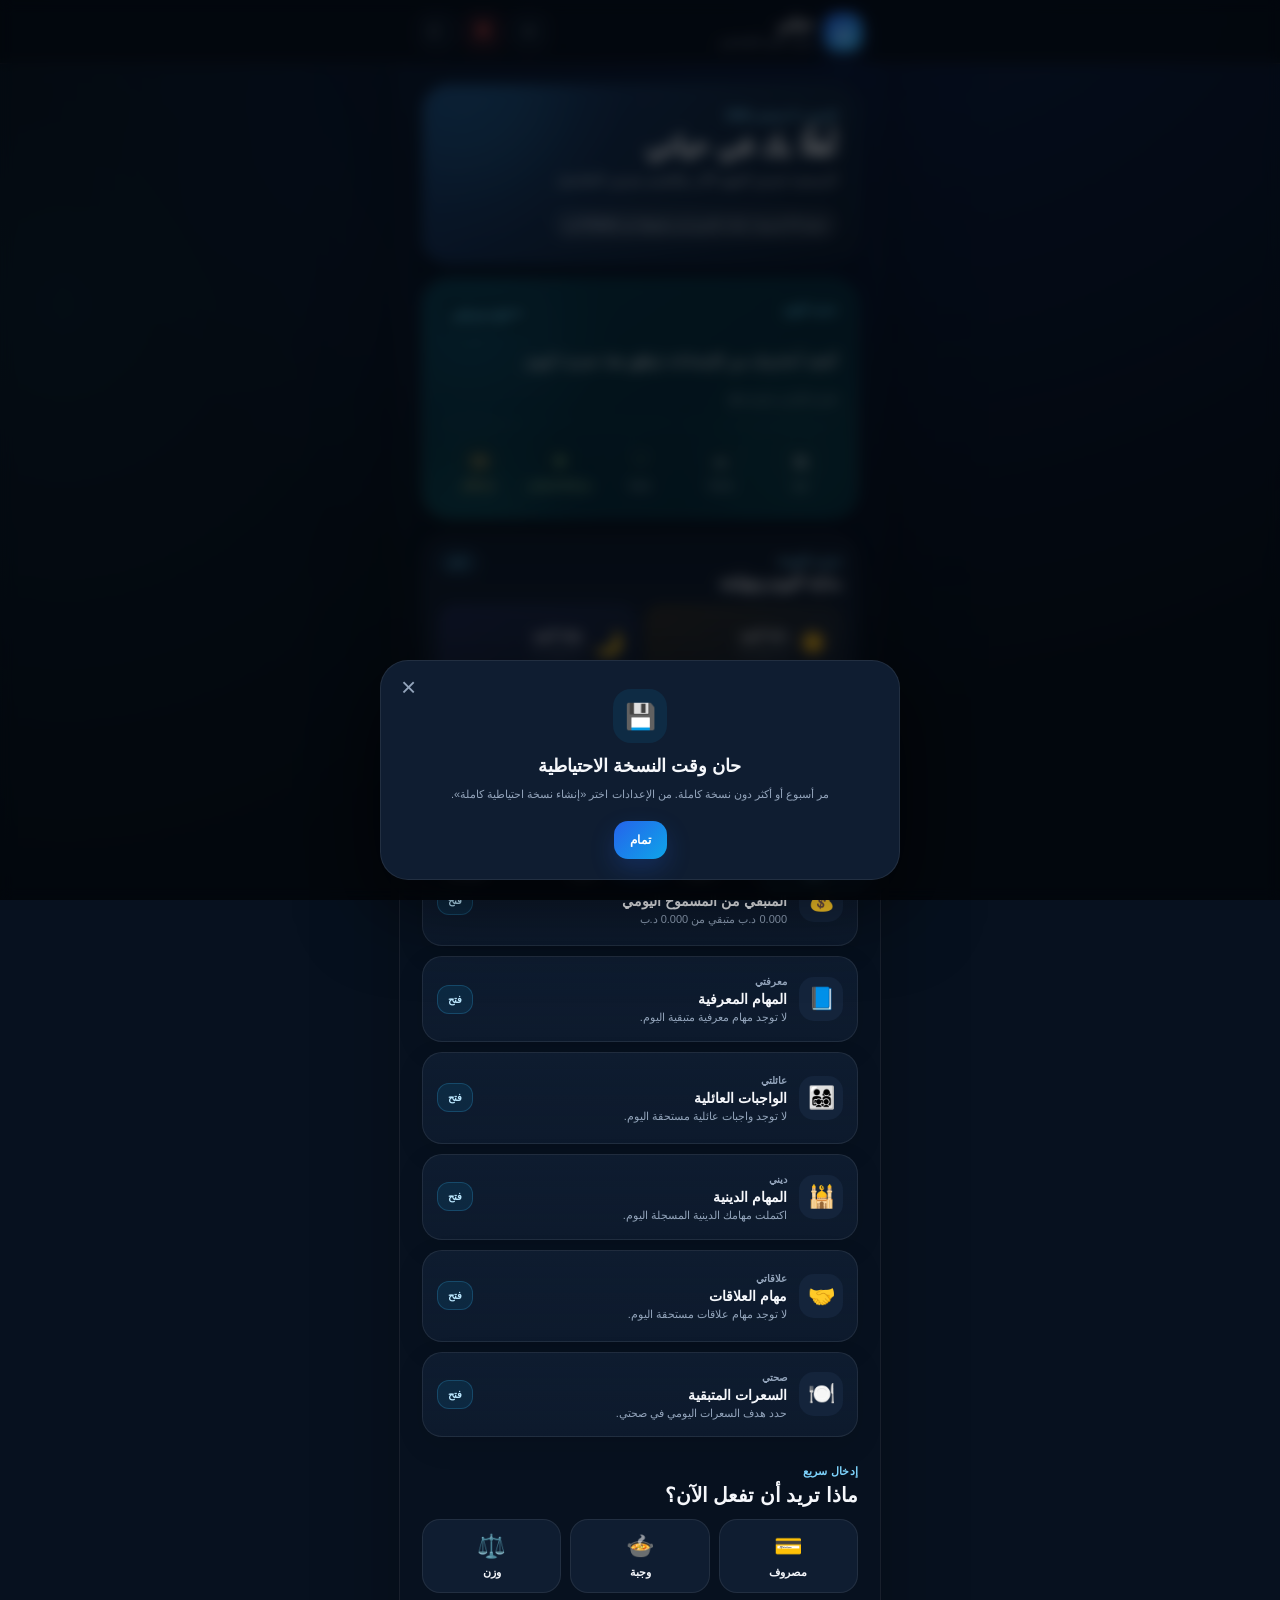
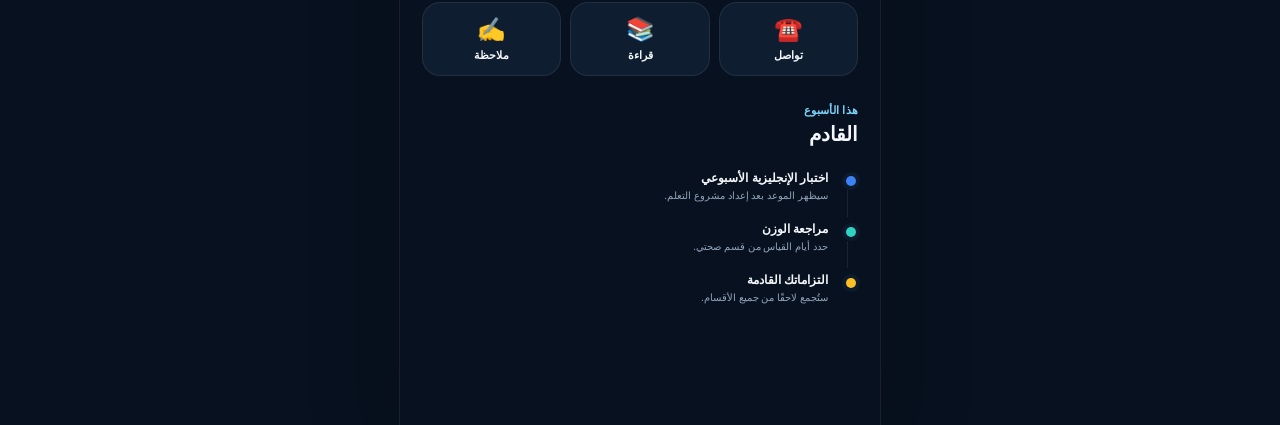
<file: index.html>
<!doctype html>
<html lang="ar" dir="rtl">
<head>
  <meta charset="utf-8" />
  <meta name="viewport" content="width=device-width, initial-scale=1, maximum-scale=5, user-scalable=yes, viewport-fit=cover" />
  <meta name="theme-color" content="#07111f" />
  <meta name="color-scheme" content="dark light" />
  <meta name="apple-mobile-web-app-capable" content="yes" />
  <meta name="apple-mobile-web-app-status-bar-style" content="black-translucent" />
  <meta name="apple-mobile-web-app-title" content="حياتي" />
  <meta name="description" content="حياتي — تطبيق شخصي لإدارة جوانب الحياة اليومية." />
  <link rel="manifest" href="manifest.json" />
  <link rel="apple-touch-icon" href="apple-touch-icon.png" />
  <link rel="icon" href="icon-192.png" />
  <link rel="preconnect" href="https://fonts.googleapis.com" />
  <link rel="preconnect" href="https://fonts.gstatic.com" crossorigin />
  <link rel="preconnect" href="https://static-cdn.tarteel.ai" crossorigin />
  <link href="https://fonts.googleapis.com/css2?family=Amiri+Quran&family=Noto+Naskh+Arabic:wght@400;500;600;700&display=swap" rel="stylesheet" />
  <link rel="stylesheet" href="styles-v105.css?v=1147" />
  <title>حياتي</title>
  <meta name="hayati-build" content="10.0-qcf604" />
</head>
<body>
  <div class="app-shell">
    <header class="topbar safe-top">
      <div class="brand-wrap">
        <div class="brand-mark" aria-hidden="true">ح</div>
        <div>
          <div class="brand-title">حياتي</div>
          <div class="brand-subtitle">مركز حياتي الشخصي</div>
        </div>
      </div>
      <div class="top-actions">
        <button class="icon-btn" id="installBtn" aria-label="تثبيت التطبيق" title="تثبيت التطبيق">＋</button>
        <button class="icon-btn nail-day-btn" id="nailDayBtn" aria-label="تقليم الأظافر حسب اليوم" title="تقليم الأظافر حسب اليوم"><svg viewBox="0 0 24 24" aria-hidden="true"><path d="M7 4.5h9.2a2.3 2.3 0 0 1 2.3 2.3v2.4H9.2A2.2 2.2 0 0 1 7 7V4.5Z"/><path d="M9.2 9.2 5.4 18a1.7 1.7 0 0 0 2.9 1.7l5.7-7.3"/><path d="M12.8 9.2 18.6 18a1.7 1.7 0 0 1-2.8 1.9l-6.2-7.5"/><circle cx="8.7" cy="8.8" r="1.4"/></svg></button>
        <button class="icon-btn" id="themeBtn" aria-label="تبديل المظهر" title="تبديل المظهر">☾</button>
      </div>
    </header>

    <main class="main-content" id="mainContent">
      <section class="view active" data-view="today" id="view-today">
        <div class="hero-card">
          <div class="eyebrow" id="todayDate">اليوم</div>
          <h1>أهلًا بك في حياتي</h1>
          <p>الرئيسية تعرض المهم الآن، والقسم يعرض التفاصيل.</p>
          <div class="demo-badge">نسخة V1 تجريبية • بيانات العرض غير محفوظة في Firebase بعد</div>
        </div>

        <section class="home-hadith-card" id="homeDailyHadithCard">
          <div class="home-hadith-head">
            <div>
              <span class="section-kicker">حديث اليوم</span>
            </div>
            <button class="text-btn" type="button" data-section="knowledge">⌑ فتح معرفتي</button>
          </div>
          <blockquote id="homeDailyHadithText">أضف أحاديثك من الإعدادات ليظهر هنا حديث اليوم.</blockquote>
          <div class="home-hadith-meta" id="homeDailyHadithMeta">قاعدة الأحاديث فارغة حاليًا.</div>
          <div class="hadith-card-actions" aria-label="أدوات حديث اليوم">
            <button type="button" id="homeHadithCopyBtn" class="hadith-action-btn" title="نسخ الحديث"><span>⧉</span><small>نسخ</small></button>
            <button type="button" id="homeHadithShareBtn" class="hadith-action-btn" title="مشاركة الحديث"><span>⌯</span><small>مشاركة</small></button>
            <button type="button" id="homeHadithFavoriteBtn" class="hadith-action-btn" title="إضافة إلى المفضلة"><span>♡</span><small>مفضلة</small></button>
            <button type="button" id="homeHadithAiBtn" class="hadith-action-btn ai" title="نسخ للذكاء الاصطناعي"><span>✦</span><small>نسخ للذكاء الاصطناعي</small></button>
            <button type="button" id="homeHadithFilmBtn" class="hadith-action-btn film" title="عمل أفلام"><span class="film-line-icon" aria-hidden="true"><svg viewBox="0 0 24 24" fill="none" stroke="currentColor" stroke-width="1.8" stroke-linecap="round" stroke-linejoin="round"><rect x="3" y="5" width="14" height="14" rx="2"/><path d="m17 10 4-2v8l-4-2z"/><path d="M7 9h6M7 13h4"/></svg></span><small>عمل أفلام</small></button>
          </div>
        </section>

        <section class="day-cycle-card" id="dayCycleCard">
          <div class="day-cycle-head">
            <div>
              <span class="section-kicker">دورتي اليومية</span>
              <h2>بداية اليوم ونهايته</h2>
            </div>
            <span class="day-status-pill" id="dayCycleStatus">جاهز</span>
          </div>
          <div class="day-cycle-actions">
            <button class="day-cycle-btn start" type="button" id="startDayBtn">
              <span class="day-cycle-icon">☀️</span>
              <span><b>بداية اليوم</b><small id="startDayTime">لم تُسجل بعد</small></span>
            </button>
            <button class="day-cycle-btn end" type="button" id="endDayBtn">
              <span class="day-cycle-icon">🌙</span>
              <span><b>نهاية اليوم</b><small id="endDayTime">لم تُسجل بعد</small></span>
            </button>
          </div>
          <div class="sleep-summary">
            <div class="sleep-summary-icon">😴</div>
            <div>
              <span>آخر مدة نوم محسوبة</span>
              <b id="sleepSummaryText">لا توجد مدة نوم محسوبة بعد</b>
              <small id="sleepSummaryRange">يُحسب النوم من «نهاية اليوم» إلى «بداية اليوم» التالية.</small>
            </div>
          </div>
        </section>

        <section class="section-block">
          <div class="section-heading">
            <div>
              <span class="section-kicker">يومي</span>
              <h2>ما يحتاج انتباهك الآن</h2>
            </div>
            <button class="text-btn" data-nav="domains">كل الأقسام</button>
          </div>

          <div class="priority-list today-summary-list">
            <article class="priority-card finance" data-section="finance" tabindex="0"><div class="priority-icon">💰</div><div class="priority-body"><span class="priority-label">مالي</span><h3>المتبقي من المسموح اليومي</h3><p id="todayFinanceSummary">—</p></div><button class="mini-action" data-section="finance">فتح</button></article>
            <article class="priority-card knowledge" data-section="knowledge" tabindex="0"><div class="priority-icon">📘</div><div class="priority-body"><span class="priority-label">معرفتي</span><h3>المهام المعرفية</h3><p id="todayKnowledgeSummary">—</p></div><button class="mini-action" data-section="knowledge">فتح</button></article>
            <article class="priority-card family" data-section="family" tabindex="0"><div class="priority-icon">👨‍👩‍👧‍👦</div><div class="priority-body"><span class="priority-label">عائلتي</span><h3>الواجبات العائلية</h3><p id="todayFamilySummary">—</p></div><button class="mini-action" data-section="family">فتح</button></article>
            <article class="priority-card religion" data-section="religion" tabindex="0"><div class="priority-icon">🕌</div><div class="priority-body"><span class="priority-label">ديني</span><h3>المهام الدينية</h3><p id="todayReligionSummary">—</p></div><button class="mini-action" data-section="religion">فتح</button></article>
            <article class="priority-card relationships" data-section="relationships" tabindex="0"><div class="priority-icon">🤝</div><div class="priority-body"><span class="priority-label">علاقاتي</span><h3>مهام العلاقات</h3><p id="todayRelationshipsSummary">—</p></div><button class="mini-action" data-section="relationships">فتح</button></article>
            <article class="priority-card health" data-section="health" tabindex="0"><div class="priority-icon">🍽️</div><div class="priority-body"><span class="priority-label">صحتي</span><h3>السعرات المتبقية</h3><p id="todayHealthSummary">—</p></div><button class="mini-action" data-section="health">فتح</button></article>
          </div>
        </section>

        <section class="section-block quick-block">
          <div class="section-heading compact">
            <div>
              <span class="section-kicker">إدخال سريع</span>
              <h2>ماذا تريد أن تفعل الآن؟</h2>
            </div>
          </div>
          <div class="quick-grid">
            <button data-action="expense"><span>💳</span>مصروف</button>
            <button data-action="meal"><span>🍲</span>وجبة</button>
            <button data-action="weight"><span>⚖️</span>وزن</button>
            <button data-action="contact"><span>☎️</span>تواصل</button>
            <button data-action="reading"><span>📚</span>قراءة</button>
            <button data-action="note"><span>✍️</span>ملاحظة</button>
          </div>
        </section>

        <section class="section-block">
          <div class="section-heading compact">
            <div>
              <span class="section-kicker">هذا الأسبوع</span>
              <h2>القادم</h2>
            </div>
          </div>
          <div class="timeline-preview">
            <div class="timeline-item"><span class="dot blue"></span><div><b>اختبار الإنجليزية الأسبوعي</b><small>سيظهر الموعد بعد إعداد مشروع التعلم.</small></div></div>
            <div class="timeline-item"><span class="dot teal"></span><div><b>مراجعة الوزن</b><small>حدد أيام القياس من قسم صحتي.</small></div></div>
            <div class="timeline-item"><span class="dot gold"></span><div><b>التزاماتك القادمة</b><small>ستُجمع لاحقًا من جميع الأقسام.</small></div></div>
          </div>
        </section>
      </section>

      <section class="view" data-view="domains" id="view-domains">
        <div class="page-title">
          <span class="section-kicker">الأقسام</span>
          <h1>مجالات حياتي</h1>
          <p>ستة أقسام مترابطة، ولكل قسم سجلاته وأهدافه وتذكيراته.</p>
        </div>
        <div class="domain-grid">
          <article class="domain-card finance" data-section="finance"><div class="domain-top"><span class="domain-icon">💰</span><span class="status-pill">مالي</span></div><h2>مالي</h2><p>الدخل، المصروفات، الالتزامات، الادخار والأهداف المالية.</p><span class="domain-link">فتح القسم ←</span></article>
          <article class="domain-card garage" data-section="garage"><div class="domain-top"><span class="domain-icon">🚙</span><span class="status-pill">الكراج</span></div><h2>الكراج</h2><p>سيارتك، الوثائق، الصيانة، المصاريف، التنبيهات والتخصيص.</p><span class="domain-link">فتح الكراج ←</span></article>
          <article class="domain-card health" data-section="health"><div class="domain-top"><span class="domain-icon">🥗</span><span class="status-pill">صحتي</span></div><h2>صحتي</h2><p>مشروع إنزال الوزن، التغذية، الوجبات، الماء والوزن.</p><span class="domain-link">فتح القسم ←</span></article>
          <article class="domain-card religion" data-section="religion"><div class="domain-top"><span class="domain-icon">🕌</span><span class="status-pill">ديني</span></div><h2>ديني</h2><p>المشاريع الدينية، القرآن، الأذكار، الصيام والتعلم.</p><span class="domain-link">فتح القسم ←</span></article>
          <article class="domain-card relationships" data-section="relationships"><div class="domain-top"><span class="domain-icon">🤝</span><span class="status-pill">علاقاتي</span></div><h2>علاقاتي</h2><p>الأشخاص، التواصل، المناسبات، الوعود والذكريات.</p><span class="domain-link">فتح القسم ←</span></article>
          <article class="domain-card family" data-section="family"><div class="domain-top"><span class="domain-icon">👨‍👩‍👧‍👦</span><span class="status-pill">عائلتي</span></div><h2>عائلتي</h2><p>شجرة العائلة والذكريات والألبومات العائلية.</p><span class="domain-link">فتح القسم ←</span></article>
          <article class="domain-card knowledge" data-section="knowledge"><div class="domain-top"><span class="domain-icon">🧠</span><span class="status-pill">معرفتي</span></div><h2>معرفتي</h2><p>حديث اليوم، الإنجليزية، الكتب ومشاريع التعلم.</p><span class="domain-link">فتح القسم ←</span></article>
        </div>
      </section>

      <section class="view" data-view="story" id="view-story">
        <div class="page-title">
          <span class="section-kicker">Timeline</span>
          <h1>قصتي اليوم</h1>
          <p>هنا ستتجمع أحداث يومك تلقائيًا من جميع الأقسام.</p>
        </div>
        <div class="empty-state">
          <div class="empty-icon">🕰️</div>
          <h2>لم تُسجّل أحداث بعد</h2>
          <p>في النسخة القادمة، كل مصروف أو وجبة أو قراءة أو تواصل يمكن أن يظهر هنا تلقائيًا.</p>
          <button class="primary-btn" data-nav="today">العودة إلى يومي</button>
        </div>
      </section>

      <section class="view" data-view="settings" id="view-settings">
        <div class="page-title">
          <span class="section-kicker">الإعدادات</span>
          <h1>إعدادات حياتي</h1>
          <p>إعدادات النسخة الأولى من الهيكل الأساسي.</p>
        </div>
        <div class="settings-list">
          <button class="setting-row" id="settingInstall"><span>📲</span><div><b>تثبيت التطبيق</b><small>إضافة حياتي إلى الشاشة الرئيسية.</small></div><em>←</em></button>
          <button class="setting-row" id="hadithManagerOpenBtn"><span>📚</span><div><b>إدارة قاعدة الأحاديث</b><small>اكتب موضوع المجموعة والصق الأحاديث؛ حياتي يفصلها ويفحص التكرار ويحفظها تلقائيًا.</small></div><em id="hadithSettingsCount">0 حديث</em></button>
          <section class="settings-card backup-settings-card">
            <div class="settings-card-head"><span>💾</span><div><b>النسخ الاحتياطية</b><small>كل أدوات النسخة في مكان واحد.</small></div></div>
            <button class="setting-row" id="backupExportBtn"><span>⬇️</span><div><b>إنشاء نسخة احتياطية كاملة</b><small>على الآيفون تفتح ورقة المشاركة؛ اختر «حفظ في الملفات». تشمل البيانات وصور الألبومات.</small></div><em>حفظ</em></button>
            <button class="setting-row" id="backupImportBtn"><span>♻️</span><div><b>استعادة نسخة احتياطية</b><small>اختر ملف JSON واحد من «الملفات». يفحصه حياتي ويأخذ لقطة أمان قبل الاستعادة.</small></div><em>اختيار ملف</em></button>
            <div class="setting-row static"><span>🕘</span><div><b>آخر نسخة كاملة</b><small id="backupLastFull">لم تُنشأ نسخة كاملة بعد.</small></div><em>JSON</em></div>
            <button class="setting-row" id="backupReminderBtn"><span>🔔</span><div><b>تذكير أسبوعي بالنسخة</b><small>تذكير داخل التطبيق إذا مر أسبوع دون نسخة كاملة.</small></div><em id="backupReminderState">مفعل</em></button>
            <button class="setting-row" id="backupSnapshotNowBtn"><span>🧩</span><div><b>إنشاء نسخة محلية الآن</b><small>لقطة سريعة تبقى على هذا الجهاز، ويمكن الرجوع إليها من القائمة أدناه.</small></div><em>إنشاء</em></button>
            <div class="setting-row static backup-snapshots-row"><span>🕘</span><div><b>النسخ المحلية الأخيرة</b><small>آخر 5 لقطات. اضغط على أي تاريخ لاستعادته.</small><div id="backupSnapshotList" class="snapshot-list"></div></div><em>آخر 5</em></div>
          </section>
          <div class="setting-row static"><span>🔐</span><div><b>Firebase</b><small>لن نربطه الآن؛ نبني الأقسام أولًا كما اتفقنا.</small></div><em>لاحقًا</em></div>
          <div class="setting-row static"><span>🤖</span><div><b>مساعد حياتي</b><small>سيُضاف تدريجيًا بعد استقرار البيانات والأقسام.</small></div><em>لاحقًا</em></div>
        </div>
        <input type="file" id="backupImportInput" accept=".json,application/json" hidden />
      </section>

      <section class="view" data-view="hadith-manager" id="view-hadith-manager">
        <button class="back-btn" data-nav="settings">→ الرجوع للإعدادات</button>
        <div class="page-title">
          <span class="section-kicker">معرفتي • الأحاديث</span>
          <h1>إدارة قاعدة الأحاديث</h1>
          <p>اكتب موضوع المجموعة، ثم الصق الأحاديث فقط. حياتي ينشئ الأرقام تلقائيًا ويربط كل حديث بالموضوع ويفحص التكرارات.</p>
        </div>

        <section class="hadith-manager-summary" aria-label="استعراض قاعدة الأحاديث">
          <button type="button" data-hadith-manager-open="all"><span>إجمالي الأحاديث</span><b id="hadithManagerTotal">0</b><small>عرض وإدارة</small></button>
          <button type="button" data-hadith-manager-open="topics"><span>الموضوعات</span><b id="hadithManagerTopics">0</b><small>عرض الموضوعات</small></button>
          <button type="button" data-hadith-manager-open="favorites"><span>المفضلة</span><b id="hadithManagerFavorites">0</b><small>عرض المفضلة</small></button>
        </section>

        <div class="hadith-manager-quick-actions">
          <button type="button" class="secondary-btn" data-hadith-manager-add-topic>+ إضافة موضوع</button>
          <button type="button" class="secondary-btn" data-hadith-manager-add-hadith>+ إضافة حديث</button>
        </div>

        <section class="hadith-manager-browser" id="hadithManagerBrowser" hidden>
          <div class="hadith-browser-head">
            <div><span class="section-kicker" id="hadithBrowserKicker">قاعدة الأحاديث</span><h2 id="hadithBrowserTitle">الأحاديث</h2><p id="hadithBrowserSubtitle"></p></div>
            <button type="button" class="text-btn" data-hadith-manager-close>إغلاق</button>
          </div>
          <div class="hadith-browser-actions" id="hadithBrowserActions"></div>
          <div class="hadith-browser-list" id="hadithBrowserList"></div>
        </section>

        <form class="hadith-import-card" id="hadithBatchForm">
          <div class="card-row-head">
            <div><span class="section-kicker">إضافة مجموعة</span><h2>الصق الأحاديث دفعة واحدة</h2></div>
            <span class="local-badge">محفوظ محليًا</span>
          </div>

          <div class="form-field hadith-topic-field">
            <label for="hadithBatchTopic">موضوع الأحاديث</label>
            <input id="hadithBatchTopic" name="topic" type="text" placeholder="مثال: مناقب أهل البيت (ع) وفضائلهم" required />
          </div>

          <div class="form-field hadith-editor-field">
            <label for="hadithBatchText">الأحاديث</label>
            <div class="hadith-quran-toolbar" aria-label="تمييز الآيات القرآنية">
              <button type="button" data-hadith-bracket="open" data-target="hadithBatchText">﴿ فتح آية</button>
              <button type="button" data-hadith-bracket="close" data-target="hadithBatchText">إغلاق آية ﴾</button>
              <span>ضع الآية بين القوسين؛ حياتي يبحث عنها في المصحف ويحوّلها للرسم العثماني.</span>
            </div>
            <textarea id="hadithBatchText" name="hadiths" rows="12" placeholder="الصق الحديث الأول هنا... ثم استخدم ﴿ فتح آية / إغلاق آية ﴾ حول أي نص قرآني.

الصق الحديث الثاني هنا...

الصق الحديث الثالث هنا..." required></textarea>
          </div>

          <div class="phase-note compact-note">
            <b>ما الذي يفعله حياتي تلقائيًا؟</b>
            <span>يفصل الأحاديث عند السطر الفارغ أو عند السطر ---، يعطي كل حديث رقمًا داخليًا، يربطه بالموضوع، يتجاهل التكرارات، ثم يدخله مباشرة ضمن «حديث اليوم». لا تحتاج إلى كتابة JSON أو أرقام أو مصادر.</span>
          </div>

          <div class="hadith-import-actions">
            <button class="secondary-btn" type="button" id="hadithAnalyzeBtn">فحص ومعاينة</button>
            <button class="primary-btn" type="submit">إضافة إلى قاعدة الأحاديث</button>
          </div>
        </form>

        <section class="hadith-preview-card" id="hadithBatchPreview" hidden>
          <div class="card-row-head">
            <div><span class="section-kicker">نتيجة الفحص</span><h2 id="hadithPreviewTitle">المجموعة جاهزة</h2></div>
            <span class="status-pill" id="hadithPreviewStatus">0 جديد</span>
          </div>
          <div class="hadith-preview-stats" aria-label="قوائم نتيجة الفحص">
            <button type="button" class="active" data-hadith-preview-filter="all"><span>تم اكتشافه</span><b id="hadithDetectedCount">0</b><small>عرض القائمة</small></button>
            <button type="button" data-hadith-preview-filter="new"><span>جديد</span><b id="hadithNewCount">0</b><small>عرض الجديد</small></button>
            <button type="button" data-hadith-preview-filter="duplicate"><span>مكرر</span><b id="hadithDuplicateCount">0</b><small>عرض المكرر</small></button>
          </div>
          <div class="hadith-quran-check" id="hadithQuranCheck" hidden></div>
          <div class="hadith-preview-list" id="hadithPreviewList"></div>
        </section>
      </section>

      <section class="view garage-view" data-view="garage" id="view-garage">
        <div class="garage-shell-v3">
          <header class="garage-head-v3">
            <div class="garage-brand-v3"><b>حياتي</b><small>تنظيم حياة أفضل</small></div>
            <div class="garage-head-actions-v3">
              <button type="button" class="garage-notify-v3" aria-label="التنبيهات">♧<i></i></button>
              <button type="button" class="garage-avatar-v3" aria-label="الحساب">H</button>
            </div>
          </header>

          <section class="garage-showroom-v3" aria-label="GMC Terrain 2016">
            <div class="garage-light-v3 light-one"></div><div class="garage-light-v3 light-two"></div><div class="garage-light-v3 light-three"></div>
            <nav class="garage-side-v3" aria-label="أقسام الكراج">
              <button class="active" type="button" data-garage-demo="overview"><span>⌂</span><b>نظرة عامة</b></button>
              <button type="button" data-garage-demo="maintenance"><span>⚒</span><b>الصيانة</b></button>
              <button type="button" data-garage-demo="documents"><span>▤</span><b>الأوراق</b></button>
              <button type="button" data-garage-demo="expenses"><span>▱</span><b>المصاريف</b></button>
              <button type="button" data-garage-demo="customize"><span>◉</span><b>التخصيص</b></button>
            </nav>

            <div class="garage-model-v3">
              <b>GMC</b><span>Terrain 2016</span><small>قوتك .. دائماً معك</small>
            </div>

            <button class="bahrain-plate-v3" type="button" data-garage-demo="edit" aria-label="تعديل رقم اللوحة">
              <div class="plate-copy-v3"><small>البحرين</small><strong id="garagePlateNumber">12345</strong></div>
              <div class="plate-flag-v3" aria-hidden="true"></div>
            </button>

            <div class="garage-car-stage-v3">
              <div class="garage-platform-v3"><i></i></div>
              <img id="garageCarImage" src="garage-car-transparent.png?v=3" alt="GMC Terrain 2016" />
            </div>
          </section>

          <section class="garage-status-v3" aria-label="حالة السيارة والأوراق">
            <article class="garage-status-card-v3 health-v3"><div class="health-ring-v3"><strong>87%</strong></div><b>حالة السيارة</b><small>بحالة جيدة</small></article>
            <article class="garage-status-card-v3"><span class="status-icon-v3">▤</span><b>الاستمارة</b><strong>128</strong><small>يوم</small><em>15 يناير 2026</em></article>
            <article class="garage-status-card-v3"><span class="status-icon-v3">◇</span><b>التأمين</b><strong>210</strong><small>يوم</small><em>8 مارس 2026</em></article>
            <article class="garage-status-card-v3"><span class="status-icon-v3">⚒</span><b>الفحص الدوري</b><strong>65</strong><small>يوم</small><em>20 نوفمبر 2025</em></article>
          </section>

          <section class="garage-maint-v3">
            <article class="garage-panel-v3 latest-v3">
              <header><button type="button" data-garage-demo="maintenance">عرض الكل</button><h2>أحدث الصيانة</h2></header>
              <div class="service-row-v3"><div class="part-icon-v3"><svg viewBox="0 0 64 64"><path d="M14 22h27l7 8v20H15V36H8V26h6zM22 15h15v7H22zM48 34h7v11h-7M20 31h20M24 42h12"/></svg></div><div><b>تغيير زيت المحرك</b><small>12 سبتمبر 2025</small></div><strong>28.000 <small>د.ب</small></strong></div>
              <div class="service-row-v3"><div class="part-icon-v3 tire-v3">◉</div><div><b>تغيير الإطارات</b><small>5 يونيو 2025</small></div><strong>120.000 <small>د.ب</small></strong></div>
              <div class="service-row-v3"><div class="part-icon-v3 battery-v3">▰</div><div><b>فحص البطارية</b><small>8 يناير 2025</small></div><strong>35.000 <small>د.ب</small></strong></div>
            </article>

            <article class="garage-panel-v3 next-v3">
              <h2>الصيانة القادمة</h2>
              <div class="engine-v3"><svg viewBox="0 0 64 64"><path d="M14 22h27l7 8v20H15V36H8V26h6zM22 15h15v7H22zM48 34h7v11h-7M20 31h20M24 42h12"/></svg></div>
              <strong>بعد 2,550 كم</strong><small>أو 45 يوم</small><b>تغيير زيت المحرك</b>
              <div class="timeline-v3"><i></i></div>
              <button type="button" data-garage-demo="maintenance">إضافة صيانة <span>＋</span></button>
            </article>
          </section>

          <nav class="garage-bottom-v3 safe-bottom" aria-label="تنقل الكراج">
            <button type="button" data-nav="today"><span>⌂</span><b>الرئيسية</b></button>
            <button type="button" class="active"><span>🚙</span><b>الكراج</b></button>
            <button type="button" class="garage-add-v3" data-garage-demo="maintenance"><span>＋</span></button>
            <button type="button" data-section="finance"><span>▱</span><b>المصاريف</b></button>
            <button type="button" data-nav="domains"><span>▦</span><b>المزيد</b></button>
          </nav>
        </div>
      </section>

      <section class="view" data-view="finance" id="view-finance">
        <button class="back-btn finance-overview-only" data-nav="domains">→ الرجوع للأقسام</button>
        <div class="finance-head finance-overview-only">
          <div>
            <span class="section-kicker">مالي</span>
            <h1>إدارة مالي</h1>
            <p>ميزانية مرنة تعتمد على فترات الرواتب الفعلية، مع حجز المصروفات القادمة وحساب المسموح اليومي تلقائيًا.</p>
          </div>
          <span class="local-badge">محفوظ محليًا</span>
        </div>

        <div class="finance-stats finance-overview-only">
          <article class="accent balance-stat"><div class="stat-title-row"><span>المبلغ الحالي الحقيقي</span><button type="button" class="stat-edit" data-fin-action="balance">تعديل</button></div><b id="finBalance">0.000 د.ب</b><small>الرصيد الفعلي الآن</small></article>
          <article><span>المصاريف الثابتة</span><b id="finFixed">0.000 د.ب</b><small>إجمالي المسجل</small></article>
          <article><span>إجمالي الرواتب</span><b id="finSalary">0.000 د.ب</b><small>الرواتب المسجلة في هذا الشهر</small></article>
          <article><span>مصروف هذا الشهر</span><b id="finSpent">0.000 د.ب</b><small>ما تم صرفه فعليًا حتى اليوم</small></article>
        </div>

        <section class="finance-card daily-budget-card finance-overview-only">
          <div class="card-row-head"><div><span class="section-kicker">الفترة الحالية</span><h2 id="finPeriodTitle">أضف راتبًا لبدء الميزانية</h2></div><span class="daily-pill">المسموح اليوم</span></div>
          <div class="daily-allowed"><span>المسموح لك اليوم</span><b id="finDailyAllowed">0.000 د.ب</b></div>
          <div class="reserve-grid"><div><span>المبلغ المتاح بعد الحجز</span><b id="finPeriodAvailable">0.000 د.ب</b></div><button type="button" class="reserve-detail-card" data-fin-reserved-details><span>إجمالي المصروفات والالتزامات والادخار المحجوز</span><b id="finPeriodReserved">0.000 د.ب</b><small>اضغط لمعرفة مصدر المبلغ والتعديل</small></button><div><span>الأيام المتبقية</span><b id="finDaysLeft">—</b></div></div>
          <div class="overspend-alert" id="finOverspendAlert" hidden></div>
          <p class="finance-note">عند دخول فترة الراتب، أي مصروف مجدول يقع داخلها يُحجز مباشرة حتى لو لم يأتِ تاريخ دفعه بعد، وبناءً عليه يتغير المسموح اليومي.</p>
        </section>

        <div class="finance-quick finance-overview-only">
          <button data-fin-action="salary"><span>💵</span><b>راتب</b></button>
          <button type="button" class="salary-drop-btn" data-fin-salary-drop><span>✅</span><b>نزل الراتب</b></button>
          <button data-fin-action="expense"><span>💳</span><b>مصروف</b></button>
          <button data-fin-action="fixed"><span>📌</span><b>مصروف ثابت</b></button>
          <button data-fin-action="saving"><span>🏦</span><b>ادخار عام</b></button>
          <button data-fin-action="goal"><span>🎯</span><b>هدف مالي</b></button>
          <button data-fin-action="extraIncome"><span>➕</span><b>دخل إضافي</b></button>
          <button data-fin-action="obligation"><span>🗓️</span><b>التزام</b></button>
        </div>

        <div id="financeSubpageHead" class="finance-subpage-head" hidden><button type="button" data-fin-tab="overview">→ نظرة عامة</button><h2 id="financeSubpageTitle"></h2></div>
<div class="form-field finance-period-picker"><label for="financePeriodPicker">عرض بنود فترة الراتب</label><select id="financePeriodPicker"></select></div>
        <div class="finance-tabs" role="tablist">
          <button class="active" data-fin-tab="overview">نظرة عامة</button>
          <button data-fin-tab="transactions">العمليات</button>
          <button data-fin-tab="obligations">الالتزامات</button>
          <button data-fin-tab="fixed">المصروفات الثابتة</button>
          <button data-fin-tab="saving">الادخارات</button>
          <button data-fin-tab="goals">الأهداف المالية</button>
        </div>

        <section class="fin-panel active" data-fin-panel="overview">
          <div class="finance-card">
            <div class="card-row-head"><div><span class="section-kicker">الرواتب</span><h2>جدول الرواتب</h2></div><button class="text-btn" data-fin-action="salary">+ إضافة راتب</button></div>
            <p class="finance-note">ابدأ من أي تاريخ تريده. أضف أي عدد من الرواتب، ولكل راتب مبلغ وتاريخ كامل مستقلان ويمكن تعديلهما أو حذفهما لاحقًا. كل راتب يبدأ فترة ميزانية حتى تاريخ الراتب التالي.</p>
            <div class="finance-list" id="salaryList"></div>
          </div>

          <div class="finance-card">
            <div class="card-row-head"><div><span class="section-kicker">الرواتب</span><h2>ملخص الرواتب والبنود المسجلة</h2></div></div>
            <div class="period-list" id="periodList"></div>
          </div>

          <div class="finance-card split-summary-card">
            <div><span class="section-kicker">الخطة الذكية</span><h2>الأهداف والادخار</h2></div>
            <div class="reserve-grid"><div><span>احتياج الأهداف هذا الشهر</span><b id="finGoalNeed">0.000 د.ب</b></div><div><span>إجمالي الادخار هذا الشهر</span><b id="finSavingMonth">0.000 د.ب</b></div></div>
            <p class="finance-note">الادخار غير المقسم يُحجز في فترة استحقاقه، أما المقسم فتظهر حصة كل راتب وحدها.</p>
          </div>

        </section>

        <section class="fin-panel" data-fin-panel="fixed"><div class="finance-card"><h2>حصص المصروفات الثابتة لهذه الفترة</h2><div class="finance-list" id="fin-fixed-due"></div></div>          <div class="finance-card">
            <div class="card-row-head"><div><span class="section-kicker">ثابت شهريًا</span><h2>المصاريف الثابتة</h2></div><button class="text-btn" data-fin-action="fixed">+ إضافة</button></div>
            <p class="finance-note">كل حصة لها مبلغ وتاريخ استحقاق؛ مثال: فاتورة 30 د.ب = دفعتان فعليتان بقيمة 15 لكل راتب.</p>
            <div class="finance-list" id="fixedList"></div>
          </div>

        </section>
        <section class="fin-panel" data-fin-panel="saving"><div class="finance-card"><h2>ادخار هذه الفترة</h2><div class="finance-list" id="fin-saving-due"></div></div>          <div class="finance-card">
            <div class="card-row-head"><div><span class="section-kicker">الادخار</span><h2>قائمة الادخار</h2></div><button class="text-btn" data-fin-action="saving">+ إضافة ادخار</button></div>
            <p class="finance-note">يمكنك مراجعة مبالغ الادخار المسجلة وحذف أي مبلغ منها، ويُعاد حساب المبلغ المتاح والمسموح اليومي فورًا.</p>
            <div class="finance-list" id="savingList"></div>
          </div>
        </section>
        <section class="fin-panel" data-fin-panel="transactions">
          <div class="finance-card">
            <div class="card-row-head"><div><span class="section-kicker">السجل</span><h2>المصروفات والدخل</h2></div><button class="text-btn" data-fin-action="expense">+ مصروف</button></div>
            <p class="finance-note">المصروف المستقبلي يبقى «مجدولًا ومحجوزًا» في فترة راتبه، ولا يدخل ضمن المصروف الفعلي للشهر قبل تاريخ حدوثه.</p>
            <div class="finance-list" id="transactionList"></div>
          </div>
        </section>

        <section class="fin-panel" data-fin-panel="obligations">
          <div class="finance-card"><div class="card-row-head"><div><span class="section-kicker">القادم</span><h2>الالتزامات</h2></div><button class="text-btn" data-fin-action="obligation">+ إضافة</button></div><div class="finance-list" id="fin-obligation-due"></div><h3>كل الالتزامات المسجلة</h3><div class="finance-list" id="obligationList"></div></div>
        </section>

        <section class="fin-panel" data-fin-panel="goals">
          <div class="finance-card"><div class="card-row-head"><div><span class="section-kicker">أهدافي</span><h2>الأهداف المالية</h2></div><button class="text-btn" data-fin-action="goal">+ هدف</button></div><div class="finance-list" id="fin-goal-due"></div><h3>كل الأهداف المسجلة</h3><div class="finance-list goals" id="goalList"></div></div>
          <div class="phase-note"><b>طريقة الحساب</b><span>المبلغ الشهري المطلوب لكل هدف = (تكلفة الهدف − المبلغ المدخر له حاليًا) ÷ عدد الأشهر المتبقية حتى التاريخ المستهدف.</span></div>
        </section>
      </section>

      <section class="view" data-view="health" id="view-health">
        <button class="back-btn" data-nav="domains">→ الرجوع للأقسام</button>
        <div class="domain-head health-head">
          <div>
            <span class="section-kicker">صحتي</span>
            <h1>مشروع إنزال الوزن</h1>
            <p>متابعة الوزن، السعرات، الوجبات، المشروبات والماء بصورة عملية وقابلة للتعديل.</p>
          </div>
          <span class="local-badge">محفوظ محليًا</span>
        </div>

        <div class="domain-stats health-stats">
          <article><span>الوزن الحالي</span><b id="healthCurrentWeight">— كجم</b></article>
          <article><span>الهدف</span><b id="healthTargetWeight">— كجم</b></article>
          <article class="accent"><span>السعرات المتبقية اليوم</span><b id="healthCaloriesLeft">—</b></article>
          <article><span>الماء اليوم</span><b id="healthWaterToday">0 مل</b></article>
        </div>

        <section class="feature-card health-feature">
          <div>
            <span class="section-kicker">مشروعي</span>
            <h2 id="healthProjectTitle">ابدأ مشروع إنزال الوزن</h2>
            <p id="healthProjectSummary">أدخل بيانات البداية والهدف لتظهر لك لوحة متابعة يومية.</p>
          </div>
          <button class="secondary-btn" data-health-action="setup">إعداد المشروع</button>
        </section>

        <div class="domain-quick health-quick">
          <button data-health-action="meal"><span>🍲</span><b>وجبة</b></button>
          <button data-health-action="weight"><span>⚖️</span><b>وزن</b></button>
          <button data-health-action="drink"><span>🥤</span><b>مشروب</b></button>
          <button data-health-action="water"><span>💧</span><b>ماء</b></button>
        </div>

        <div class="domain-tabs" data-tab-group="health">
          <button class="active" data-health-tab="today">اليوم</button>
          <button data-health-tab="weight">الوزن</button>
          <button data-health-tab="plan">الخطة</button>
        </div>

        <section class="domain-panel active" data-health-panel="today">
          <div class="domain-card-wide">
            <div class="card-row-head">
              <div><span class="section-kicker">اليوم</span><h2>السعرات</h2></div>
              <b class="big-value" id="healthCaloriesSummary">0 / 0</b>
            </div>
            <div class="money-progress health-progress"><span id="healthCaloriesBar"></span></div>
            <div class="muted-row"><span>المستهلك من الميزانية اليومية</span><b id="healthCaloriesPct">0٪</b></div>
          </div>

          <div class="domain-card-wide">
            <div class="card-row-head"><div><span class="section-kicker">وجبات ومشروبات</span><h2>سجل اليوم</h2></div><button class="text-btn" data-health-action="meal">+ إضافة</button></div>
            <div class="domain-list" id="healthTodayList"></div>
          </div>

          <div class="domain-card-wide">
            <div class="card-row-head"><div><span class="section-kicker">الماء</span><h2>الهدف اليومي</h2></div><b id="healthWaterGoalText">0 / 0 مل</b></div>
            <div class="money-progress water-progress"><span id="healthWaterBar"></span></div>
            <div class="domain-inline-actions"><button class="chip-btn" data-health-water="250">+ 250 مل</button><button class="chip-btn" data-health-water="500">+ 500 مل</button></div>
          </div>
        </section>

        <section class="domain-panel" data-health-panel="weight">
          <div class="domain-card-wide">
            <div class="card-row-head"><div><span class="section-kicker">الاتجاه</span><h2>الوزن ومتوسط 7 أيام</h2></div><button class="text-btn" data-health-action="weight">+ تسجيل</button></div>
            <div class="weight-overview"><div><span>آخر وزن</span><b id="healthLatestWeight">—</b></div><div><span>متوسط 7 أيام</span><b id="healthAvg7">—</b></div><div><span>من البداية</span><b id="healthChange">—</b></div></div>
            <div class="domain-list" id="healthWeightList"></div>
          </div>
        </section>

        <section class="domain-panel" data-health-panel="plan">
          <div class="domain-card-wide">
            <div class="card-row-head"><div><span class="section-kicker">بيانات البداية</span><h2>ملخص المشروع</h2></div><button class="text-btn" data-health-action="setup">تعديل</button></div>
            <div class="profile-grid" id="healthProfileGrid"></div>
          </div>
          <div class="phase-note">
            <b>حدود النسخة الحالية</b>
            <span>التسجيل والحسابات الأساسية تعمل محليًا. تحليل صورة الطعام وتحديد الكمية المناسبة بالذكاء الاصطناعي سيُضاف لاحقًا، وتبقى تقديرات السعرات قابلة للتعديل وليست تشخيصًا طبيًا.</span>
          </div>
        </section>
      </section>

      <section class="view" data-view="religion" id="view-religion">
        <button class="back-btn" data-nav="domains">→ الرجوع للأقسام</button>
        <div class="domain-head religion-head">
          <div>
            <span class="section-kicker">ديني</span>
            <h1>مشاريعي الدينية</h1>
            <p>تنظيم هادئ للقرآن والأذكار والمسبحة والمشاريع، بدون تقييم لدرجة التدين.</p>
          </div>
          <span class="local-badge">محفوظ محليًا</span>
        </div>

        <div class="domain-stats religion-stats">
          <article><span>المشاريع النشطة</span><b id="religionProjectsCount">0</b></article>
          <article><span>آخر موضع قرآن</span><b id="religionQuranPos">—</b></article>
          <article class="accent"><span>مهام دينية مكتملة اليوم</span><b id="religionDhikrDone">0</b></article>
          <article><span>عداد المسبحة</span><b id="religionTasbeehCount">0</b></article>
        </div>

        <section class="feature-card religion-feature">
          <div>
            <span class="section-kicker">التركيز الحالي</span>
            <h2 id="religionFocusTitle">اختر مشروعًا أو هدفًا دينيًا</h2>
            <p id="religionFocusSummary">يمكن أن يكون ختمة، وردًا يوميًا، حفظًا، مراجعة أو مشروع تعلم ديني.</p>
          </div>
          <button class="secondary-btn" data-religion-action="project">+ مشروع</button>
        </section>

        <div class="domain-quick religion-quick">
          <button data-religion-action="project"><span>🎯</span><b>مشروع</b></button>
          <button type="button" onclick="window.location.href='quran.html?v=104'"><span>📖</span><b>المصحف</b></button>
          <button type="button" data-religion-open-miftah><span>🤲</span><b>مفاتيح الجنان</b></button>
          <button type="button" data-religion-open-tasbeeh><span>📿</span><b>مسبحة</b></button>
        </div>

        <div class="domain-tabs" data-tab-group="religion">
          <button class="active" data-religion-tab="overview">اليوم</button>
          <button data-religion-tab="projects">المشاريع</button>
          <button data-religion-tab="quran">القرآن</button>
          <button data-religion-tab="adhkar">المهام اليومية</button>
        </div>

        <section class="domain-panel active" data-religion-panel="overview">
          <div class="domain-card-wide">
            <div class="card-row-head"><div><span class="section-kicker">اليوم</span><h2>أعمال قصيرة مقترحة من بياناتك</h2></div></div>
            <div class="domain-list" id="religionTodayList"></div>
          </div>
        </section>

        <section class="domain-panel" data-religion-panel="projects">
          <div class="domain-card-wide">
            <div class="card-row-head"><div><span class="section-kicker">أهدافي</span><h2>المشاريع الدينية</h2></div><button class="text-btn" data-religion-action="project">+ مشروع</button></div>
            <div class="domain-list" id="religionProjectList"></div>
          </div>
        </section>

        <section class="domain-panel" data-religion-panel="quran">
          <section class="quran-entry-card">
            <div class="quran-entry-copy">
              <span class="section-kicker">القرآن الكريم</span>
              <h2>مصحفي داخل حياتي</h2>
              <p>مصحف عثمان طه كامل: 604 صفحة، بحث، مفضلة، علامات، نص عثماني قابل للنسخ وحفظ موضع القراءة.</p>
              <div class="quran-entry-meta" id="religionQuranReaderMeta">114 سورة • 604 صفحة</div>
            </div>
            <div class="quran-entry-actions">
              <button class="primary-btn" type="button" onclick="window.location.href='quran.html?v=104'">فتح المصحف</button>
              <button class="secondary-btn" type="button" onclick="window.location.href='quran.html?v=104'">متابعة القراءة</button>
            </div>
          </section>
          <div class="domain-card-wide">
            <div class="card-row-head"><div><span class="section-kicker">الخطة</span><h2>القراءة والختمة والحفظ والمراجعة</h2></div><button class="text-btn" data-religion-action="quran">تحديث الخطة</button></div>
            <div class="profile-grid" id="religionQuranGrid"></div>
          </div>
        </section>

        <section class="domain-panel" data-religion-panel="adhkar">
          <div class="domain-card-wide">
            <div class="card-row-head"><div><span class="section-kicker">اليوم</span><h2>المهام الدينية اليومية</h2></div><div class="card-head-actions"><button class="text-btn" type="button" data-religion-print>🖨️ طباعة PDF</button><button class="text-btn" data-religion-action="dhikr">+ إضافة مهمة</button></div></div>
            <div class="dhikr-date-controls"><label for="religionDhikrDate">عرض وتعديل مهام يوم</label><input id="religionDhikrDate" type="date"><button type="button" data-religion-dhikr-today>اليوم الحالي</button></div>
            <div class="domain-list" id="religionDhikrList"></div>
          </div>
        </section>

        <section class="domain-panel religion-standalone-panel" data-religion-panel="miftah">
          <div class="religion-subpage-head"><button type="button" class="back-btn" data-religion-subpage-back>→ ديني</button><div><span>✦ مفاتيح الجنان ✦</span><h1>مفاتيح الجنان</h1></div></div>
          <div class="domain-card-wide miftah-library-card">
            <div class="card-row-head"><div><span class="section-kicker">مفاتيح الجنان</span><h2>المجموعات والنصوص</h2></div><button class="text-btn" data-religion-action="miftah">+ إضافة مجموعة</button></div>
            <p class="finance-note">يمكنك بناء مجموعات داخل مجموعات بلا حد ثابت للمستويات، ثم وضع النص الكامل في آخر مستوى.</p>
            <div class="miftah-tree" id="miftahTree"></div>
          </div>
        </section>

        <section class="domain-panel religion-standalone-panel" data-religion-panel="tasbeeh">
          <div class="religion-subpage-head"><button type="button" class="back-btn" data-religion-subpage-back>→ ديني</button><div><span>✦ الذكر ✦</span><h1>المسبحة</h1></div></div>
          <div class="tasbeeh-card islamic-tasbeeh">
            <div class="tasbeeh-title-row"><div><span class="section-kicker">المسبحة الإلكترونية</span><h2>مسبحتي</h2></div><span>📿</span></div>
            <div class="tasbeeh-mode-switch">
              <button type="button" class="active" data-tasbeeh-mode="zahra">تسبيح الزهراء (ع)</button>
              <button type="button" data-tasbeeh-mode="open">تسبيح مفتوح</button>
            </div>
            <div class="tasbeeh-phrase" id="tasbeehPhrase">الله أكبر</div>
            <div class="tasbeeh-zahra-targets" id="tasbeehZahraTargets">
              <span data-stage="0">34</span><span data-stage="1">33</span><span data-stage="2">33</span>
            </div>
            <button class="tasbeeh-counter" type="button" data-tasbeeh-count aria-label="اضغط للتسبيح">
              <strong id="tasbeehCount">0</strong>
              <small id="tasbeehCountMeta">من 34</small>
              <em>اضغط للتسبيح</em>
            </button>
            <button class="tasbeeh-reset" type="button" data-tasbeeh-reset>إعادة التصفير</button>
          </div>
        </section>
      </section>

      <section class="view quran-view" data-view="quran-reader" id="view-quran-reader">
        <div class="quran-app-head">
          <button class="back-btn quran-back" type="button" data-nav="religion">→ ديني</button>
          <div class="quran-app-title">
            <span class="section-kicker">ديني</span>
            <h1>القرآن الكريم</h1>
            <p>مصحف رقمي صفحة بصفحة • النص العثماني قابل للتحديد والنسخ.</p>
          </div>
          <button class="quran-theme-toggle" type="button" id="quranThemeToggle" aria-label="تبديل مظهر القراءة">☾</button>
        </div>

        <section id="quranLibraryPane" class="quran-library-pane">
          <section class="quran-continue-card" id="quranContinueCard">
            <div>
              <span class="section-kicker">آخر قراءة</span>
              <h2 id="quranContinueTitle">ابدأ من سورة الفاتحة</h2>
              <p id="quranContinueMeta">سيحفظ حياتي آخر موضع تقرأه على هذا الجهاز.</p>
            </div>
            <button class="primary-btn" type="button" id="quranContinueBtn">ابدأ القراءة</button>
          </section>

          <div class="quran-tools-card">
            <label class="quran-search-wrap">
              <span>⌕</span>
              <input id="quranSearchInput" type="search" inputmode="search" placeholder="ابحث عن سورة أو كلمة في القرآن…" autocomplete="off" />
              <button type="button" id="quranSearchClear" aria-label="مسح البحث">×</button>
            </label>
            <div class="mushaf-page-jump">
              <span>انتقل إلى صفحة</span>
              <input id="mushafPageJumpInput" type="number" inputmode="numeric" min="1" max="604" placeholder="1–604" />
              <button type="button" id="mushafPageJumpBtn">فتح</button>
            </div>
          </div>

          <section class="quran-search-results" id="quranSearchResults" hidden>
            <div class="card-row-head"><div><span class="section-kicker">نتائج البحث</span><h2 id="quranSearchHeading">النتائج</h2></div></div>
            <div class="quran-result-list" id="quranSearchResultList"></div>
          </section>

          <section class="quran-surah-section" id="quranSurahSection">
            <div class="card-row-head">
              <div><span class="section-kicker">الفهرس</span><h2>السور</h2></div>
              <span class="quran-count-pill" id="quranLoadedCount">جارٍ التحميل…</span>
            </div>
            <div class="quran-surah-list" id="quranSurahList"></div>
          </section>

          <div class="quran-source-note">
            <b>مصدر النص القرآني</b>
            <span>النص القابل للنسخ والبحث: Tanzil Uthmani 1.1. عرض المصحف الكامل بخطوط QCF V2 المحلية الخاصة بالصفحات.</span>
            <a href="https://tanzil.net" target="_blank" rel="noopener">tanzil.net ↗</a>
          </div>
        </section>

        <section id="quranReadingPane" class="quran-reading-pane mushaf-reader" data-mushaf-theme="paper" hidden>
  <div class="mushaf-stage" id="mushafStage">
    <div class="mushaf-top-controls">
      <button type="button" id="mushafExitBtn" class="mushaf-round-btn" aria-label="رجوع إلى فهرس المصحف">رجوع</button>
      <div class="mushaf-top-meta"><b id="mushafSurahName">سورة الفاتحة</b><span id="mushafPageTop">صفحة 1 من 604</span></div>
      <button type="button" id="mushafThemeBtn" class="mushaf-round-btn" aria-label="تبديل مظهر المصحف">☾</button>
    </div>
    <button type="button" id="mushafPrevPage" class="mushaf-edge-nav prev" aria-label="الصفحة السابقة">›</button>
    <button type="button" id="mushafNextPage" class="mushaf-edge-nav next" aria-label="الصفحة التالية">‹</button>
    <article class="mushaf-paper" id="mushafPaper" aria-label="صفحة المصحف">
      <div class="mushaf-frame-corner c1"></div><div class="mushaf-frame-corner c2"></div><div class="mushaf-frame-corner c3"></div><div class="mushaf-frame-corner c4"></div>
      <div class="mushaf-lines" id="mushafLines"></div>
      <div class="mushaf-page-number" id="mushafPageNumber">1</div>
    </article>
    <div class="mushaf-bottom-controls">
      <div class="mushaf-selection" id="mushafSelectionText">اضغط على السطر الذي انتهيت عنده</div>
      <div class="mushaf-actions">
        <button type="button" id="mushafCopyBtn">نسخ السطر</button>
        <button type="button" id="mushafSaveBtn" class="primary">🔖 انتهيت هنا</button>
      </div>
    </div>
  </div>
</section>

      </section>

      <section class="view" data-view="knowledge" id="view-knowledge">
        <button class="back-btn" data-nav="domains">→ الرجوع للأقسام</button>
        <div class="domain-head knowledge-head">
          <div>
            <span class="section-kicker">معرفتي</span>
            <h1>التعلم والثقافة</h1>
            <p>حديث اليوم، مشروع الإنجليزية، الكتب ومشاريع التعلم المتتابعة.</p>
          </div>
          <span class="local-badge">محفوظ محليًا</span>
        </div>

        <div class="domain-stats knowledge-stats">
          <article><span>الأحاديث</span><b id="knowledgeHadithCount">0</b></article>
          <article><span>مهام الإنجليزية اليوم</span><b id="knowledgeEnglishDone">0 / 0</b></article>
          <article class="accent"><span>الاختبار الأسبوعي</span><b id="knowledgeNextExam">غير محدد</b></article>
          <article><span>كتب أقرأها الآن</span><b id="knowledgeReadingBooks">0</b></article>
        </div>

        <section class="hadith-feature" id="dailyHadithCard">
          <div class="hadith-top"><span class="section-kicker">حديث اليوم</span></div>
          <blockquote id="dailyHadithText">أضف أحاديثك ليظهر هنا حديث اليوم.</blockquote>
          <div class="hadith-source" id="dailyHadithSource">المصدر اختياري</div>
          <div class="hadith-card-actions compact" aria-label="أدوات الحديث">
            <button type="button" id="knowledgeHadithCopyBtn" class="hadith-action-btn" title="نسخ الحديث"><span>⧉</span><small>نسخ</small></button>
            <button type="button" id="knowledgeHadithShareBtn" class="hadith-action-btn" title="مشاركة الحديث"><span>⌯</span><small>مشاركة</small></button>
            <button type="button" id="hadithFavoriteBtn" class="hadith-action-btn" title="مفضلة"><span id="hadithFavoriteIcon">♡</span><small>مفضلة</small></button>
            <button type="button" id="knowledgeHadithAiBtn" class="hadith-action-btn ai" title="نسخ للذكاء الاصطناعي"><span>✦</span><small>نسخ للذكاء الاصطناعي</small></button>
            <button type="button" id="knowledgeHadithFilmBtn" class="hadith-action-btn film" title="عمل أفلام"><span class="film-line-icon" aria-hidden="true"><svg viewBox="0 0 24 24" fill="none" stroke="currentColor" stroke-width="1.8" stroke-linecap="round" stroke-linejoin="round"><rect x="3" y="5" width="14" height="14" rx="2"/><path d="m17 10 4-2v8l-4-2z"/><path d="M7 9h6M7 13h4"/></svg></span><small>عمل أفلام</small></button>
          </div>
          <div class="domain-inline-actions"><button class="chip-btn" id="hadithReadBtn">تمت القراءة</button><button class="chip-btn" data-knowledge-action="hadith">+ إضافة حديث</button></div>
        </section>

        <div class="domain-tabs" data-tab-group="knowledge">
          <button class="active" data-knowledge-tab="hadith">الأحاديث</button>
          <button data-knowledge-tab="english">الإنجليزية</button>
          <button data-knowledge-tab="books">الكتب</button>
          <button data-knowledge-tab="projects">مشاريع التعلم</button>
        </div>

        <section class="domain-panel active" data-knowledge-panel="hadith">
          <div class="domain-card-wide">
            <div class="card-row-head"><div><span class="section-kicker">قاعدتي</span><h2>الأحاديث</h2></div><button class="text-btn" data-knowledge-action="hadith">+ حديث</button></div>
            <div class="domain-list" id="knowledgeHadithList"></div>
          </div>
          <div class="phase-note"><b>المصدر اختياري</b><span>نص الحديث هو الحقل الأساسي. إذا لم تضف مصدرًا، لا يقوم التطبيق باختراع مصدر أو حكم على صحة الحديث.</span></div>
        </section>

        <section class="domain-panel" data-knowledge-panel="english">
          <section class="feature-card knowledge-feature">
            <div><span class="section-kicker">المشروع النشط</span><h2>تطوير اللغة الإنجليزية</h2><p id="englishSummary">حدد المستوى والهدف وموعد الاختبار الأسبوعي.</p></div>
            <button class="secondary-btn" data-knowledge-action="englishSetup">إعداد</button>
          </section>
          <div class="domain-card-wide">
            <div class="card-row-head"><div><span class="section-kicker">اليوم</span><h2>مهام الإنجليزية</h2></div><button class="text-btn" data-knowledge-action="englishTask">+ مهمة</button></div>
            <div class="domain-list" id="englishTaskList"></div>
          </div>
          <div class="domain-card-wide">
            <div class="card-row-head"><div><span class="section-kicker">اختبار أسبوعي</span><h2>سجل النتائج</h2></div><button class="text-btn" data-knowledge-action="englishTest">+ نتيجة</button></div>
            <div class="domain-list" id="englishTestList"></div>
          </div>
        </section>

        <section class="domain-panel" data-knowledge-panel="books">
          <div class="domain-card-wide">
            <div class="card-row-head"><div><span class="section-kicker">مكتبتي</span><h2>الكتب</h2></div><button class="text-btn" data-knowledge-action="book">+ كتاب</button></div>
            <div class="domain-list" id="knowledgeBookList"></div>
          </div>
        </section>

        <section class="domain-panel" data-knowledge-panel="projects">
          <div class="domain-card-wide">
            <div class="card-row-head"><div><span class="section-kicker">الجامعة الشخصية</span><h2>مشاريع التعلم المتتابعة</h2></div><button class="text-btn" data-knowledge-action="project">+ مشروع</button></div>
            <div class="domain-list" id="knowledgeProjectList"></div>
          </div>
          <div class="phase-note"><b>الدورة المعرفية</b><span>أقرأ → أفهم → ألخص → أناقش → أُختبر → أراجع → أطبق.</span></div>
        </section>
      </section>

      <section class="view" data-view="relationships" id="view-relationships">
        <button class="back-btn" data-nav="domains">→ الرجوع للأقسام</button>
        <div class="domain-head relationships-head">
          <div><span class="section-kicker">علاقاتي</span><h1>العلاقات الحقيقية</h1><p>إدارة الأشخاص، التواصل، المناسبات، الوعود والهدايا دون تقييم الناس أو إعطائهم درجات.</p></div>
          <span class="local-badge">محفوظ محليًا</span>
        </div>
        <div class="domain-stats relationships-stats">
          <article><span>الأشخاص</span><b id="relPeopleCount">0</b></article>
          <article><span>يحتاجون تواصلًا</span><b id="relDueCount">0</b></article>
          <article class="accent"><span>مناسبات قادمة</span><b id="relUpcomingCount">0</b></article>
          <article><span>وعود مفتوحة</span><b id="relOpenPromises">0</b></article>
        </div>
        <section class="feature-card relationships-feature">
          <div><span class="section-kicker">متابعة ذكية بسيطة</span><h2>من يحتاج تواصلي؟</h2><p id="relFollowupSummary">أضف الأشخاص وحدد وتيرة التواصل التي تناسبك.</p></div>
          <button class="secondary-btn" data-rel-action="contact">تسجيل تواصل</button>
        </section>
        <div class="domain-quick relationships-quick">
          <button data-rel-action="person"><span>👤</span><b>شخص</b></button>
          <button data-rel-action="contact"><span>☎️</span><b>تواصل</b></button>
          <button data-rel-action="event"><span>🎉</span><b>مناسبة</b></button>
          <button data-rel-action="promise"><span>🤝</span><b>وعد</b></button>
        </div>
        <div class="domain-tabs" data-tab-group="relationships">
          <button class="active" data-rel-tab="overview">المتابعة</button>
          <button data-rel-tab="people">الأشخاص</button>
          <button data-rel-tab="events">المناسبات</button>
          <button data-rel-tab="promises">الوعود</button>
          <button data-rel-tab="gifts">الهدايا</button>
        </div>
        <section class="domain-panel active" data-rel-panel="overview">
          <div class="domain-card-wide"><div class="card-row-head"><div><span class="section-kicker">الأولوية</span><h2>أشخاص يحتاجون متابعة</h2></div></div><div class="domain-list" id="relDueList"></div></div>
          <div class="domain-card-wide"><div class="card-row-head"><div><span class="section-kicker">آخر نشاط</span><h2>التواصل واللقاءات</h2></div></div><div class="domain-list" id="relInteractionList"></div></div>
        </section>
        <section class="domain-panel" data-rel-panel="people">
          <div class="domain-card-wide"><div class="card-row-head"><div><span class="section-kicker">دوائري</span><h2>الأشخاص</h2></div><button class="text-btn" data-rel-action="person">+ شخص</button></div><div class="domain-list" id="relPeopleList"></div></div>
        </section>
        <section class="domain-panel" data-rel-panel="events">
          <div class="domain-card-wide"><div class="card-row-head"><div><span class="section-kicker">القادم</span><h2>المناسبات والدعوات</h2></div><button class="text-btn" data-rel-action="event">+ مناسبة</button></div><div class="domain-list" id="relEventList"></div></div>
        </section>
        <section class="domain-panel" data-rel-panel="promises">
          <div class="domain-card-wide"><div class="card-row-head"><div><span class="section-kicker">التزاماتي</span><h2>الوعود والمتابعة</h2></div><button class="text-btn" data-rel-action="promise">+ وعد</button></div><div class="domain-list" id="relPromiseList"></div></div>
        </section>
        <section class="domain-panel" data-rel-panel="gifts">
          <div class="domain-card-wide"><div class="card-row-head"><div><span class="section-kicker">أفكار</span><h2>الهدايا</h2></div><button class="text-btn" data-rel-action="gift">+ هدية</button></div><div class="domain-list" id="relGiftList"></div></div>
          <div class="phase-note"><b>الربط مع مالي</b><span>حاليًا نحفظ ميزانية الهدية هنا فقط. الربط المرجعي مع «مالي» سنفعله بعد اعتمادك لطريقة الربط بين الأقسام.</span></div>
        </section>
      </section>

      <section class="view" data-view="family" id="view-family">
        <button class="back-btn" data-nav="domains">→ الرجوع للأقسام</button>
        <div class="domain-head family-head">
          <div><span class="section-kicker">عائلتي</span><h1>العائلة والذكريات</h1><p>أفراد العائلة، شجرة العائلة، المسؤوليات والذكريات في ألبومات صور.</p></div>
          <span class="local-badge">محفوظ محليًا</span>
        </div>
        <div class="domain-stats family-stats">
          <article><span>أفراد العائلة</span><b id="familyMembersCount">0</b></article>
          <article><span>مناسبات قريبة</span><b id="familyUpcomingCount">0</b></article>
          <article class="accent"><span>الألبومات</span><b id="familyAlbumsCount">0</b></article>
          <article><span>الصور المحفوظة</span><b id="familyPhotosCount">0</b></article>
        </div>
        <section class="feature-card family-feature">
          <div><span class="section-kicker">الذكرى</span><h2>أرشيف العائلة</h2><p id="familyMemorySummary">أنشئ أول ألبوم عائلي وارفع الصور من الآيفون.</p></div>
          <button class="secondary-btn" data-family-action="album">ألبوم جديد</button>
        </section>
        <div class="domain-quick family-quick">
          <button data-family-action="member"><span>👨‍👩‍👧</span><b>فرد</b></button>
          <button data-family-action="education"><span>🎓</span><b>تعليم ولدي</b></button>
          <button data-nav="supermarket"><span>🛒</span><b>سوبر ماركت</b></button>
          <button data-family-action="album"><span>🖼️</span><b>ألبوم</b></button>
          <button data-family-action="task"><span>✅</span><b>مسؤولية</b></button>
        </div>
        <div class="domain-tabs" data-tab-group="family">
          <button class="active" data-family-tab="tree">شجرة العائلة</button>
          <button data-family-tab="education">تعليم ولدي</button>
          <button data-family-tab="albums">الألبومات</button>
          <button data-family-tab="tasks">المسؤوليات</button>
        </div>
        <section class="domain-panel active" data-family-panel="tree">
          <div class="domain-card-wide"><div class="card-row-head"><div><span class="section-kicker">العلاقات</span><h2>شجرة العائلة</h2></div><button class="text-btn" data-family-action="member">+ فرد</button></div><div id="familyTree" class="family-tree"></div></div>
        </section>
        <section class="domain-panel" data-family-panel="education">
          <div class="domain-card-wide family-education-card">
            <div class="card-row-head">
              <div><span class="section-kicker">المتابعة الشهرية</span><h2>تعليم ولدي</h2><p class="family-education-help">حدد نوع التعليم وأيام الحضور خلال الشهر، وسأذكرك في «يومي» في موعده.</p></div>
              <button class="text-btn" data-family-action="education">+ تعليم جديد</button>
            </div>
            <div id="familyEducationList" class="family-education-list"></div>
          </div>
        </section>
        <section class="domain-panel" data-family-panel="albums">
          <div class="domain-card-wide"><div class="card-row-head"><div><span class="section-kicker">الذكريات</span><h2>ألبومات الصور</h2></div><button class="text-btn" data-family-action="album">+ ألبوم</button></div><div id="familyAlbumList" class="album-grid"></div></div>
          <div class="phase-note"><b>حفظ الصور قبل Firebase</b><span>الصور تُحفظ داخل IndexedDB على هذا الجهاز، وتدخل ضمن النسخة الاحتياطية ZIP الكاملة.</span></div>
        </section>
        <section class="domain-panel" data-family-panel="tasks">
          <div class="domain-card-wide"><div class="card-row-head"><div><span class="section-kicker">المسؤوليات</span><h2>مهام عائلية</h2></div><button class="text-btn" data-family-action="task">+ مهمة</button></div><div class="domain-list" id="familyTaskList"></div></div>
        </section>
        <input type="file" id="familyPhotoInput" accept="image/*" multiple hidden />
      </section>

      <section class="view supermarket-view" data-view="supermarket" id="view-supermarket">
        <div class="supermarket-view-nav"><button class="back-btn" data-nav="family">→ عائلتي</button><button class="back-btn" data-nav="today">⌂ الرئيسية</button></div>
        <div class="domain-head supermarket-page-head"><div><span class="section-kicker">عائلتي</span><h1>سوبر ماركت</h1><p>أسعار البيت وطلبات التسوق، مرتبة حسب الأقسام.</p></div><span class="local-badge">قائمة العائلة</span></div>
        <div class="domain-card-wide supermarket-shell">
          <div class="supermarket-tabs"><button class="active" data-supermarket-tab="prices">الأسعار</button><button data-supermarket-tab="requests">الطلبات <span id="supermarketPendingBadge">0</span></button></div>
          <section class="supermarket-panel active" data-supermarket-panel="prices">
            <div class="supermarket-tools"><label class="supermarket-search"><span>⌕</span><input id="supermarketSearch" type="search" placeholder="ابحث عن مادة..."></label><button class="supermarket-category-manage" data-supermarket-action="categories">إدارة التصنيفات</button></div>
            <div id="supermarketCategoryChips" class="supermarket-category-chips"></div>
            <div id="supermarketPriceList" class="supermarket-price-list"></div>
            <button class="supermarket-primary" data-supermarket-action="addItem">＋ إضافة مادة جديدة</button>
          </section>
          <section class="supermarket-panel" data-supermarket-panel="requests">
            <div class="supermarket-total-card"><span>الإجمالي التقديري للطلبات المعلقة</span><b id="supermarketPendingTotal">0٫000 د.ب</b></div>
            <div class="supermarket-request-filters"><button class="active" data-supermarket-request-filter="pending">قيد الانتظار</button><button data-supermarket-request-filter="bought">تم الشراء</button><button data-supermarket-request-filter="all">الكل</button></div>
            <div id="supermarketRequestList" class="supermarket-request-list"></div>
            <button class="supermarket-primary" data-supermarket-action="addRequest">＋ إضافة طلب جديد</button>
          </section>
        </div>
      </section>

      <section class="view" data-view="section" id="view-section">
        <button class="back-btn" id="sectionBack">→ الرجوع للأقسام</button>
        <div class="section-shell-card">
          <div class="section-shell-icon" id="sectionIcon">🤝</div>
          <span class="section-kicker" id="sectionKicker">القسم</span>
          <h1 id="sectionTitle">علاقاتي</h1>
          <p id="sectionDescription">سيتم بناء تفاصيل هذا القسم في المرحلة التالية.</p>
          <div class="phase-note">
            <b>القسم غير متاح</b>
            <span>هذا المسار احتياطي فقط؛ الأقسام الستة الأساسية مفعلة الآن.</span>
          </div>
          <button class="primary-btn" id="sectionAction">العودة إلى مركز حياتي</button>
        </div>
      </section>
    </main>

    <nav class="bottom-nav safe-bottom" aria-label="التنقل الرئيسي">
      <button class="nav-item active" data-nav="today"><span>⌂</span><b>اليوم</b></button>
      <button class="nav-item" data-nav="domains"><span>◫</span><b>الأقسام</b></button>
      <button class="nav-item" data-nav="story"><span>◷</span><b>قصتي</b></button>
      <button class="nav-item" data-nav="settings"><span>⚙</span><b>الإعدادات</b></button>
    </nav>
  </div>


  <div class="sheet-backdrop" id="financeSheet" hidden>
    <form class="bottom-sheet" id="financeForm">
      <div class="sheet-handle"></div>
      <button class="modal-close" type="button" id="financeSheetClose" aria-label="إغلاق">×</button>
      <div class="sheet-title">
        <span class="section-kicker" id="financeFormKicker">مالي</span>
        <h2 id="financeFormTitle">إضافة</h2>
      </div>
      <div class="form-grid" id="financeFormFields"></div>
      <button class="primary-btn full" type="submit" id="financeFormSubmit">حفظ</button>
    </form>
  </div>


  <div class="sheet-backdrop" id="reservedBreakdownSheet" hidden>
    <div class="bottom-sheet reserved-breakdown-sheet" role="dialog" aria-modal="true" aria-labelledby="reservedBreakdownTitle">
      <div class="sheet-handle"></div>
      <button class="modal-close" type="button" id="reservedBreakdownClose" aria-label="إغلاق">×</button>
      <div class="sheet-title">
        <span class="section-kicker">مالي</span>
        <h2 id="reservedBreakdownTitle">تفاصيل المبلغ المحجوز</h2>
      </div>
      <div class="reserved-breakdown-summary" id="reservedBreakdownSummary"></div>
      <div class="reserved-breakdown-list" id="reservedBreakdownList"></div>
    </div>
  </div>


  <div class="sheet-backdrop" id="domainSheet" hidden>
    <form class="bottom-sheet" id="domainForm">
      <div class="sheet-handle"></div>
      <button class="modal-close" type="button" id="domainSheetClose" aria-label="إغلاق">×</button>
      <div class="sheet-title">
        <span class="section-kicker" id="domainFormKicker">حياتي</span>
        <h2 id="domainFormTitle">إضافة</h2>
      </div>
      <div class="form-grid" id="domainFormFields"></div>
      <button class="primary-btn full" type="submit" id="domainFormSubmit">حفظ</button>
    </form>
  </div>

  <div class="modal-backdrop" id="modalBackdrop" hidden>
    <div class="modal" role="dialog" aria-modal="true" aria-labelledby="modalTitle">
      <button class="modal-close" id="modalClose" aria-label="إغلاق">×</button>
      <div class="modal-icon" id="modalIcon">✓</div>
      <h2 id="modalTitle">الميزة جاهزة للمرحلة التالية</h2>
      <p id="modalText">هذا الزر موجود في الهيكل الآن، وسيُربط بقاعدة البيانات عند بناء القسم.</p>
      <button class="primary-btn" id="modalOk">تمام</button>
    </div>
  </div>

    <div class="hadith-correction-backdrop" id="hadithCorrectionBackdrop" hidden>
    <section class="hadith-correction-modal" role="dialog" aria-modal="true" aria-labelledby="hadithCorrectionTitle">
      <button class="modal-close" type="button" data-hadith-correction-close aria-label="إغلاق">×</button>
      <div class="hadith-correction-icon">⚠️</div>
      <span class="section-kicker">فحص الآيات</span>
      <h2 id="hadithCorrectionTitle">تم اكتشاف خطأ</h2>
      <p id="hadithCorrectionMessage">تم اكتشاف مقطع قرآني يحتاج مراجعة. ماذا تريد أن تفعل؟</p>
      <div class="hadith-correction-choice" id="hadithCorrectionChoice">
        <button type="button" class="primary-btn" data-hadith-correction-edit>هل تريد تعديله؟</button>
        <button type="button" class="secondary-btn" data-hadith-correction-anyway>عرض على أي حال</button>
      </div>
      <div class="hadith-correction-editor" id="hadithCorrectionEditor" hidden>
        <div class="hadith-correction-query"><span>النص الذي كتبته</span><b id="hadithCorrectionQuery"></b><small id="hadithCorrectionProgress"></small></div>
        <p class="hadith-correction-help">اختر الآية الصحيحة من النتائج الأقرب. سيأخذ حياتي النص منها بالرسم العثماني.</p>
        <div class="hadith-correction-suggestions" id="hadithCorrectionSuggestions"></div>
        <button type="button" class="text-btn" data-hadith-correction-manual>تعديل النص يدويًا بدلًا من ذلك</button>
      </div>
    </section>
  </div>


  <div class="nail-modal-backdrop" id="nailModalBackdrop" hidden>
    <section class="nail-modal" role="dialog" aria-modal="true" aria-labelledby="nailModalDay">
      <button class="nail-modal-close" id="nailModalClose" type="button" aria-label="إغلاق">×</button>
      <div class="nail-modal-head"><div class="nail-modal-icon" id="nailModalIcon"></div><div><small>تقليم الأظافر حسب الأيام</small><h2 id="nailModalDay"></h2></div><span class="nail-badge" id="nailModalBadge"></span></div>
      <div class="nail-week" id="nailWeek"></div>
      <div class="nail-info-card"><small>الحكم المختصر</small><p id="nailModalShort"></p></div>
      <div class="nail-info-card nail-text-card"><small>الحديث / الدعاء</small><p id="nailModalText"></p></div>
      <button class="primary-btn nail-done-btn" id="nailDoneBtn" type="button">✓ سجّلت اليوم</button>
      <small class="nail-last" id="nailLast"></small>
    </section>
  </div>
  <script src="app-v105.js?v=1147" defer></script>
</body>
</html>
</file>
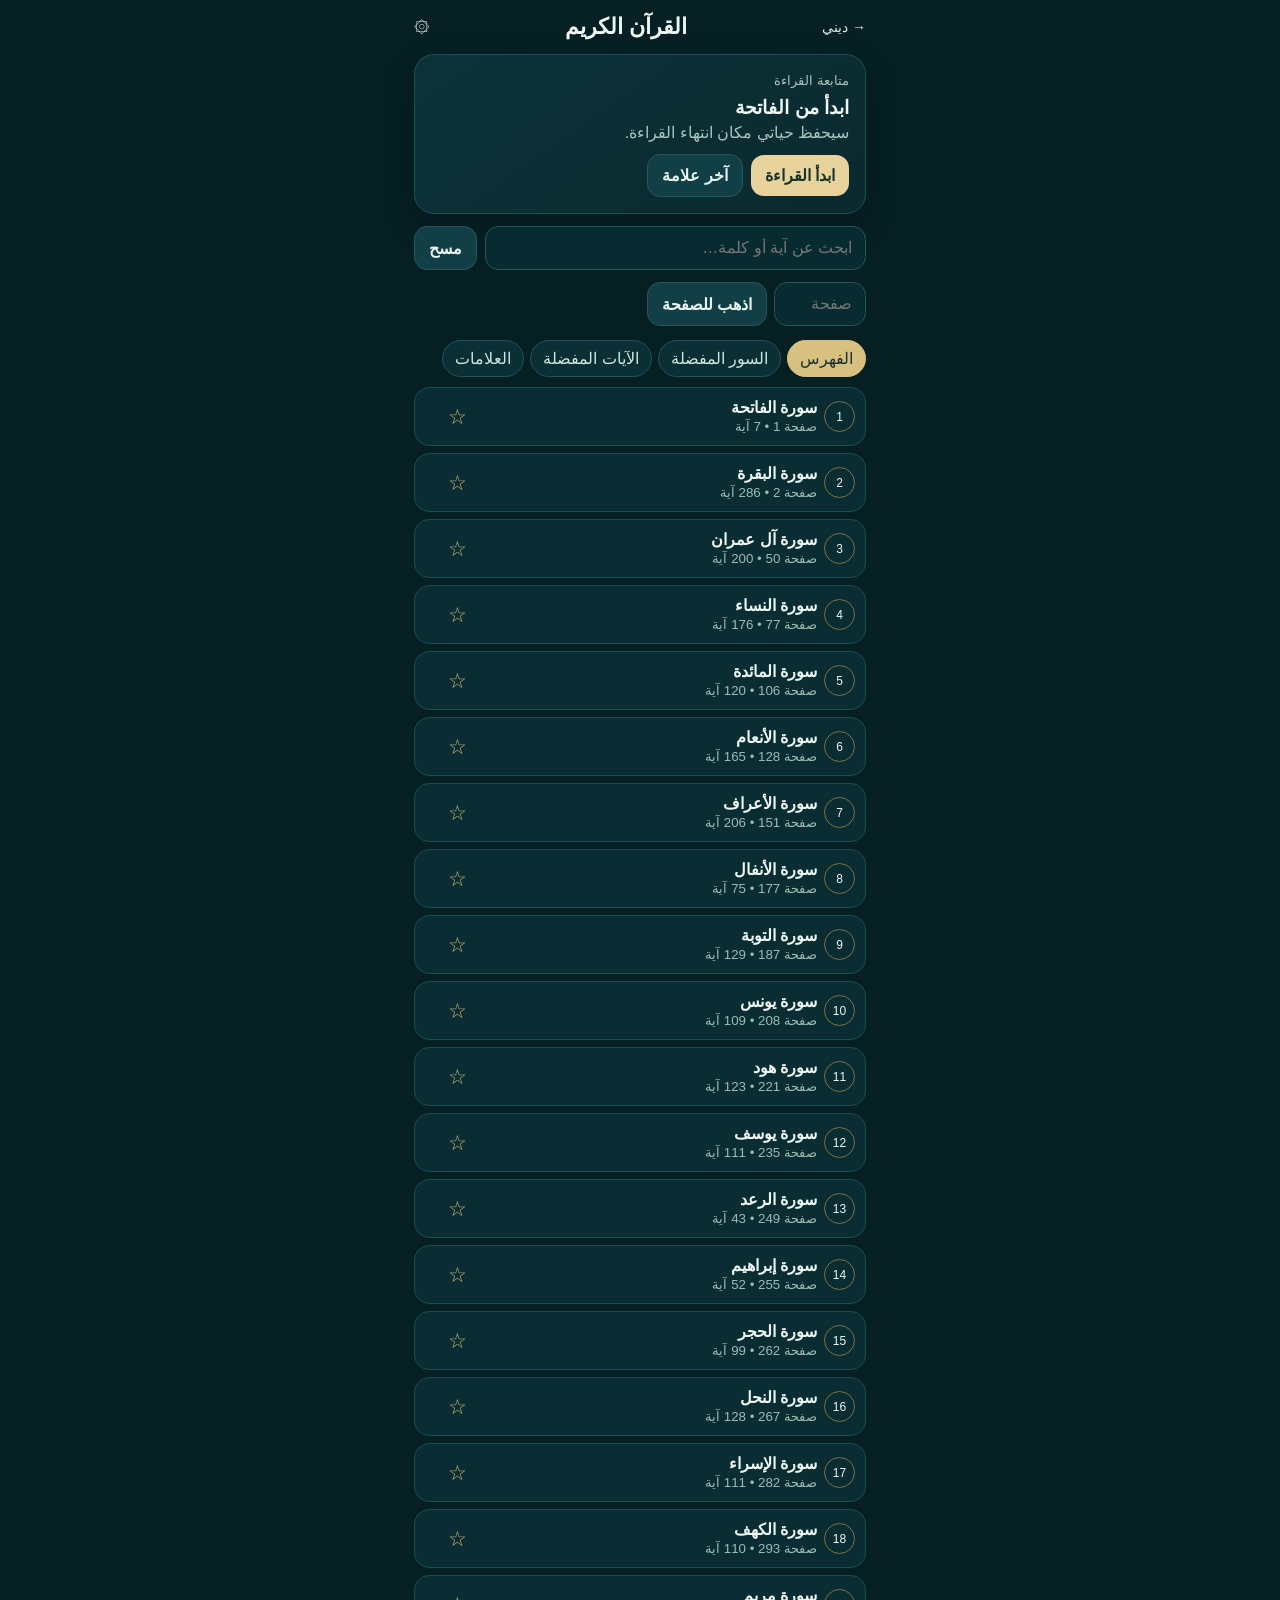
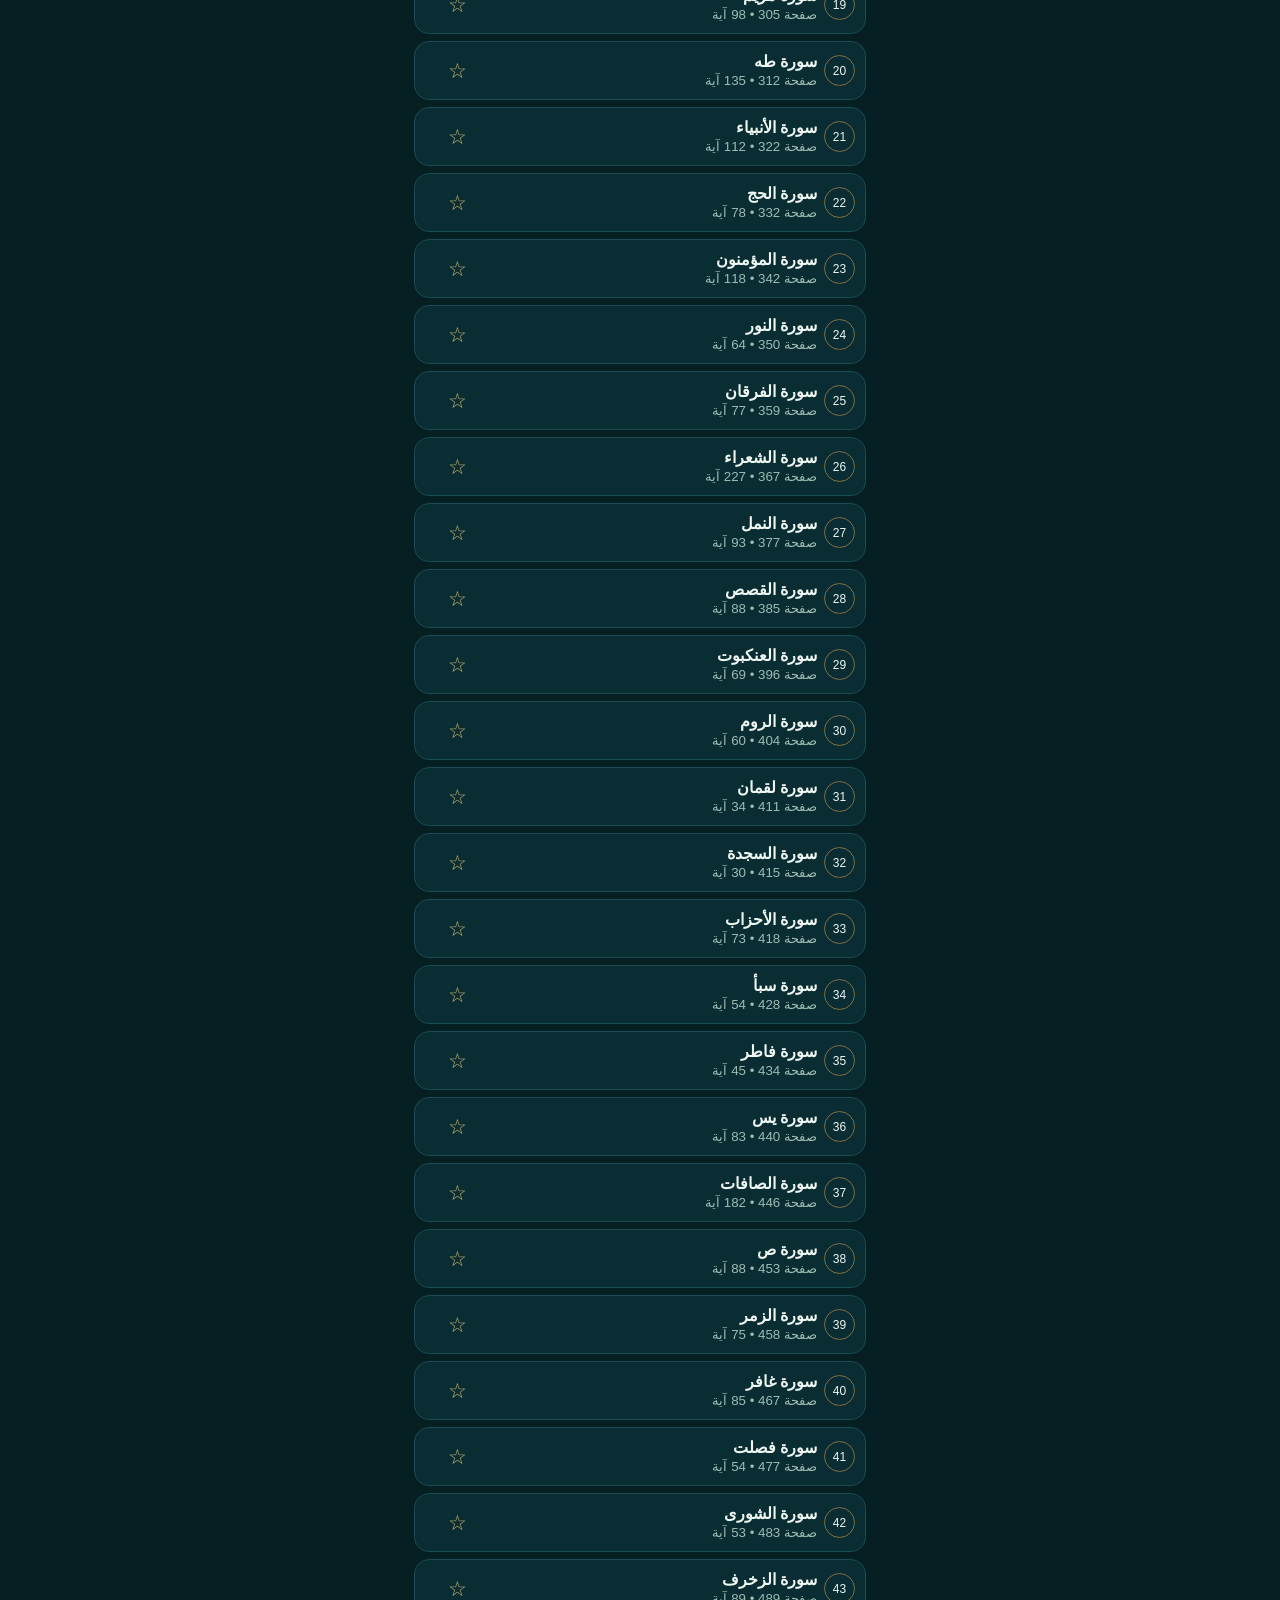
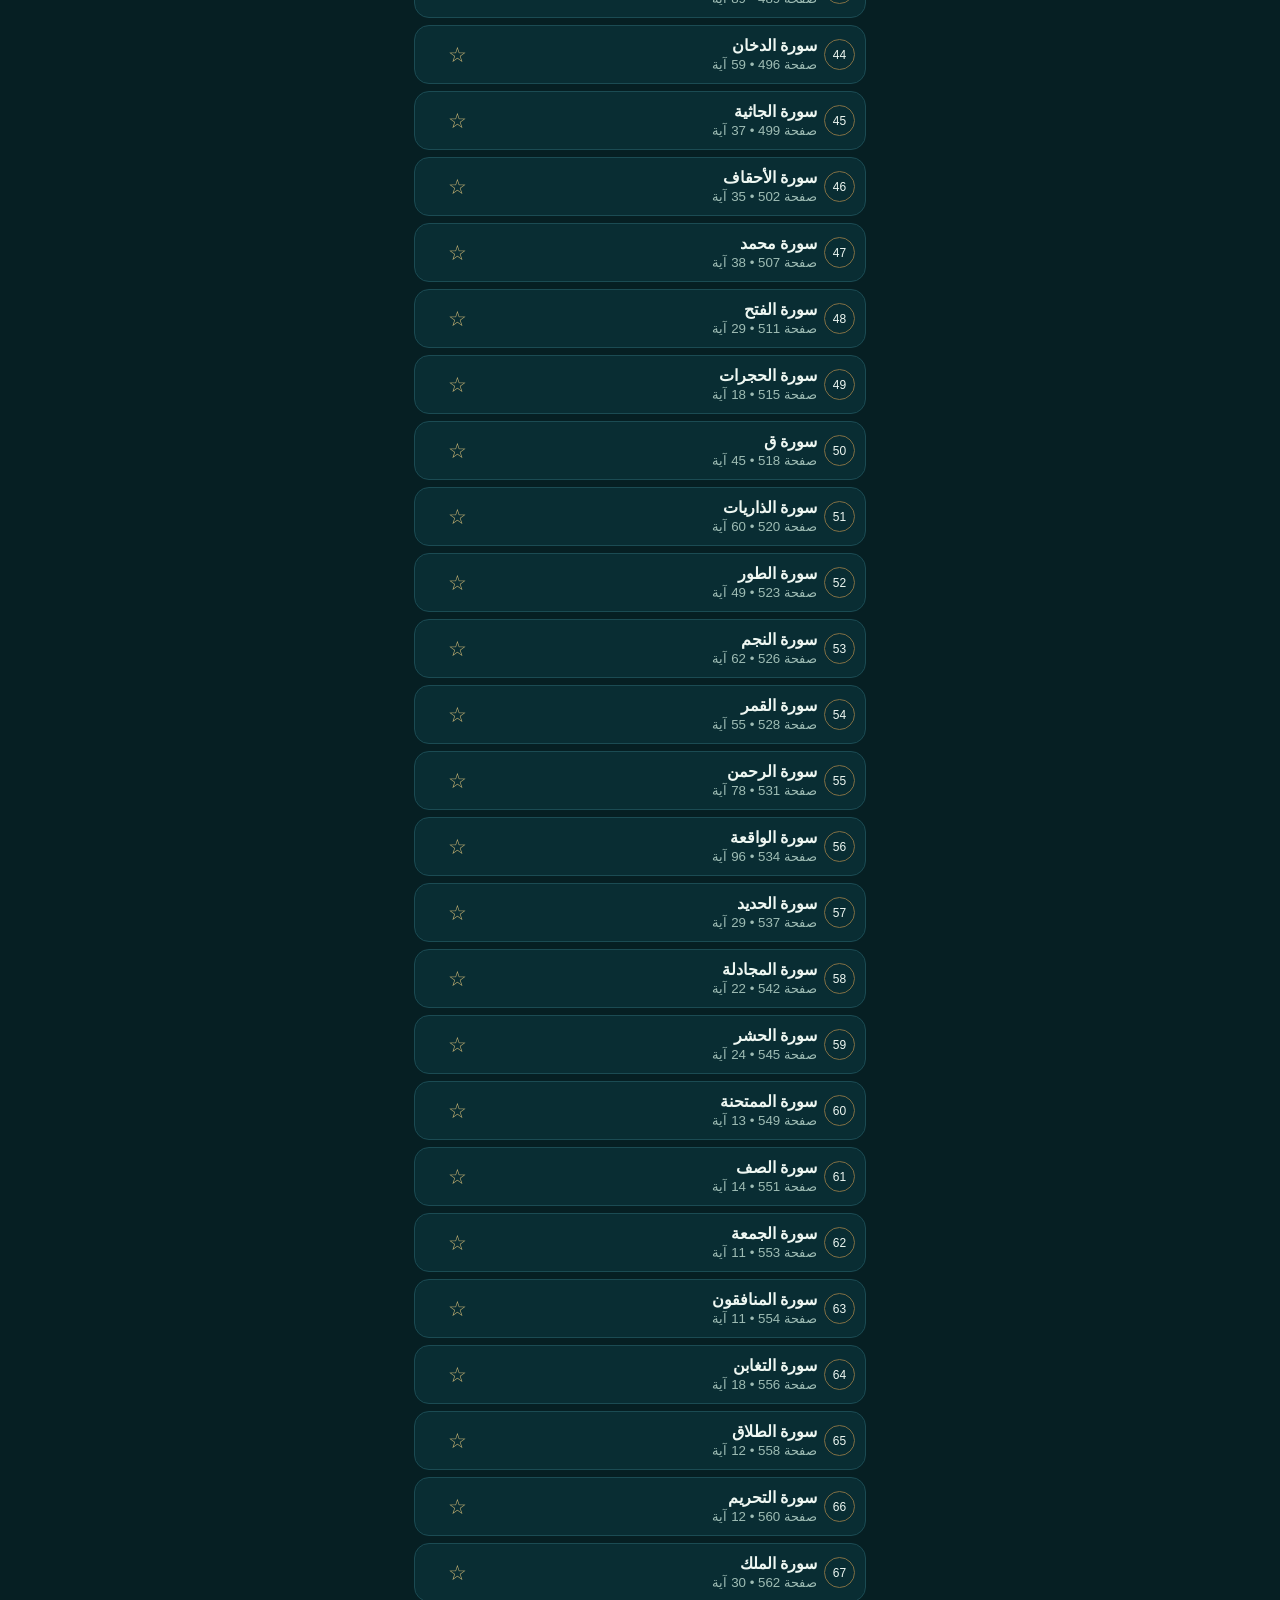
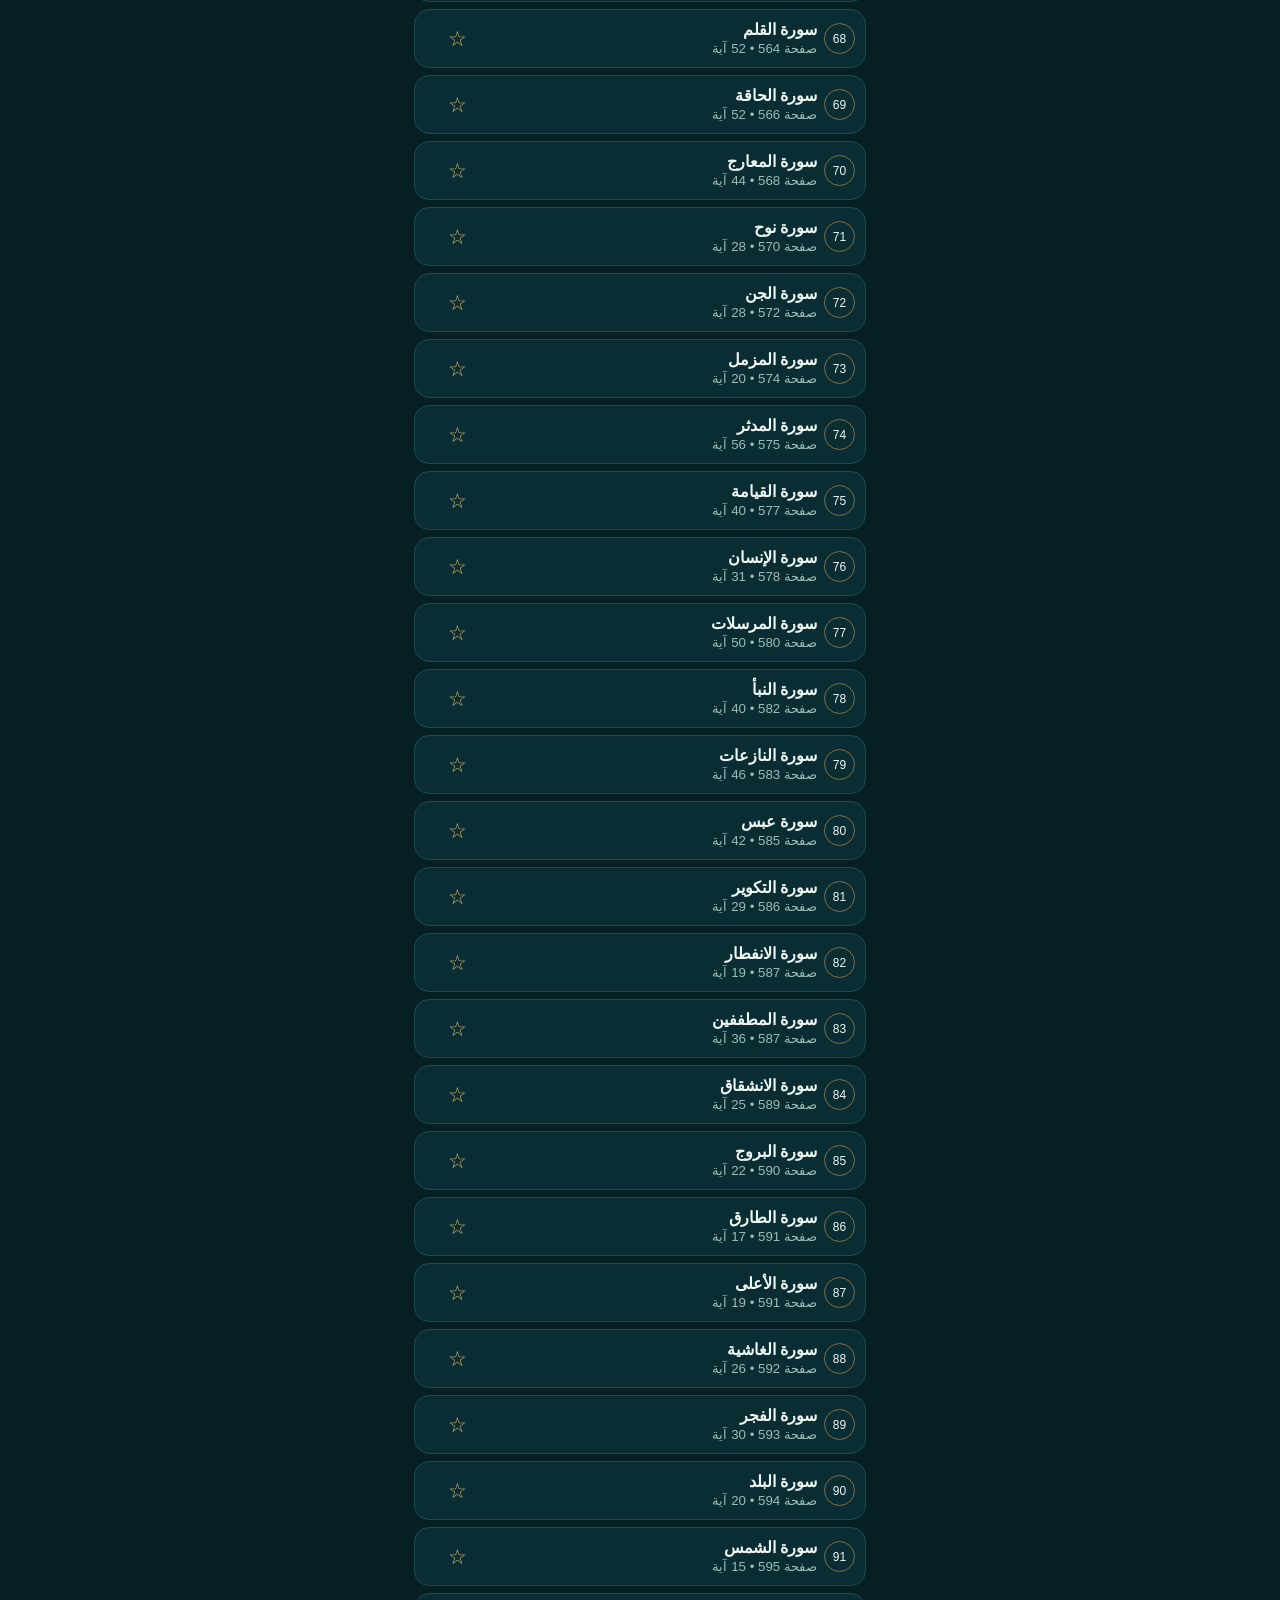
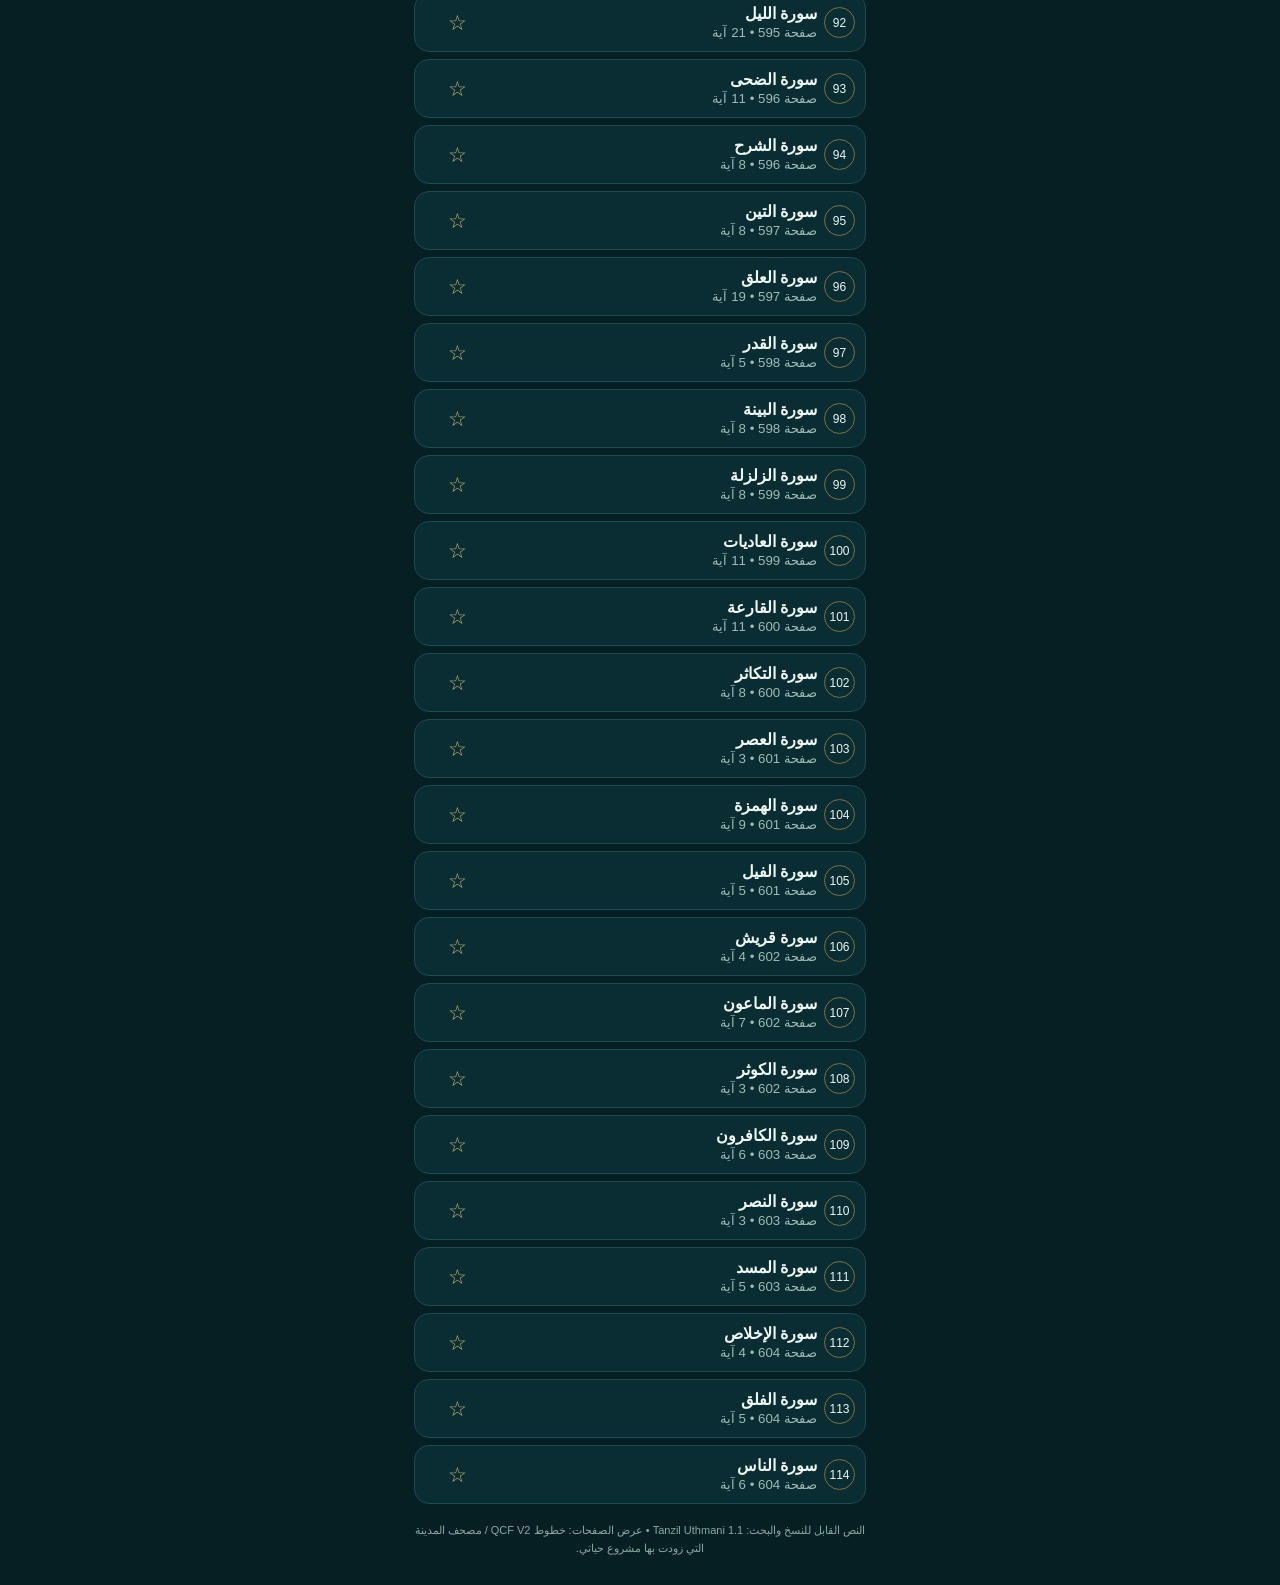
<file: quran.html>
<!doctype html>
<html lang="ar" dir="rtl"><head><meta charset="utf-8"><meta name="viewport" content="width=device-width,initial-scale=1,maximum-scale=5,user-scalable=yes,viewport-fit=cover"><meta name="theme-color" content="#08272c"><title>القرآن الكريم — حياتي V10.2</title>
<style>
:root{--bg:#061f23;--bg2:#092b31;--ink:#17231f;--muted:#6c706a;--paper:#fffdf4;--gold:#a78b50;--green:#126b5b;--line:#ddcfaa}*{box-sizing:border-box}html{-webkit-text-size-adjust:100%;text-size-adjust:100%;overflow-x:hidden}html,body{margin:0;min-height:100%;font-family:-apple-system,BlinkMacSystemFont,"Segoe UI",Arial,sans-serif;background:var(--bg);color:#eef7f2}button,input{font:inherit}input{font-size:16px}.shell{min-height:100dvh}.library{max-width:480px;margin:auto;padding:max(14px,env(safe-area-inset-top)) 14px calc(28px + env(safe-area-inset-bottom))}.lib-head{display:flex;align-items:center;justify-content:space-between;margin-bottom:14px}.lib-head a{color:#d7eee5;text-decoration:none;font-size:14px}.lib-head h1{margin:0;font-size:22px}.hero,.card{background:linear-gradient(145deg,#0b3338,#0a292f);border:1px solid #19505a;border-radius:20px;padding:16px;box-shadow:0 12px 30px #0003}.hero{margin-bottom:12px}.hero small,.muted{color:#a8c5bd}.hero h2{margin:7px 0 4px;font-size:19px}.row{display:flex;gap:8px;align-items:center}.btn{border:0;border-radius:13px;padding:11px 14px;background:#e7d39b;color:#17332d;font-weight:700}.btn.secondary{background:#123e45;color:#e7f4f0;border:1px solid #245761}.tools{display:grid;grid-template-columns:1fr auto;gap:8px;margin:12px 0}.tools input,.jump input{width:100%;border:1px solid #24545c;background:#082b31;color:white;border-radius:13px;padding:12px 13px;outline:0}.jump{display:flex;gap:7px;margin-bottom:12px}.jump input{width:92px}.tabs{display:flex;gap:6px;overflow:auto;padding:2px 0 10px}.tab{white-space:nowrap;border:1px solid #23535a;background:#0a3036;color:#cfe6df;border-radius:999px;padding:8px 12px}.tab.active{background:#d8c080;color:#17322d;border-color:#d8c080}.panel{display:none}.panel.active{display:block}.surah-list,.result-list,.bookmark-list{display:grid;gap:7px}.surah{display:grid;grid-template-columns:38px 1fr 42px;align-items:center;text-align:right;border:1px solid #1b4b53;background:#092d33;color:#eef7f2;border-radius:15px;padding:10px}.surah-num{width:31px;height:31px;border:1px solid #806f44;display:grid;place-items:center;border-radius:50%;font-size:12px}.surah b{display:block}.surah small{color:#9ebcb4}.star{border:0;background:none;font-size:21px;color:#c4b173}.result,.bookmark{border:1px solid #1c4b53;background:#092d33;border-radius:15px;padding:12px}.result p{margin:6px 0;color:#e5efe9;line-height:1.9}.result-actions{display:flex;gap:6px;flex-wrap:wrap}.mini{border:1px solid #315c60;background:#103a40;color:#e6f2ee;border-radius:10px;padding:7px 9px;font-size:12px}.empty{padding:28px 8px;text-align:center;color:#9fbab3}.source{font-size:11px;color:#86aaa1;text-align:center;margin-top:18px;line-height:1.6}
.reader{position:fixed;inset:0;background:#061f23;display:none;flex-direction:column;z-index:20}.reader.active{display:flex}.r-top{height:52px;flex:0 0 auto;padding:max(env(safe-area-inset-top),0px) 10px 0;display:flex;align-items:center;justify-content:space-between;background:#08272c;color:#eaf5ef}.r-top{transition:opacity .2s,transform .2s;opacity:0;transform:translateY(-5px);pointer-events:none}.reader.controls .r-top{opacity:1;transform:none;pointer-events:auto}.r-top{opacity:1;transform:none;pointer-events:auto;display:grid;grid-template-columns:1fr auto 1fr;direction:ltr}.r-top #exitReader{grid-column:2;grid-row:1;font-size:14px;font-weight:700}.r-top #readerTitle{grid-column:1;grid-row:1;font-size:13px}.r-top #themeBtn{grid-column:3;grid-row:1;justify-self:end}.r-top button{border:1px solid #56756f;background:#103b3f;color:inherit;padding:8px;min-width:44px;min-height:44px;border-radius:14px;font-size:20px}.m-line.text{-webkit-user-select:text;user-select:text;-webkit-touch-callout:default}.stage-wrap{flex:1;min-height:0;padding:5px 4px calc(5px + env(safe-area-inset-bottom));display:flex}.stage{position:relative;flex:1;overflow:hidden;background:var(--paper);border:2px solid var(--gold);border-radius:7px;box-shadow:0 10px 34px #0008;color:var(--ink)}.paper{position:absolute;inset:0;background:linear-gradient(#fffef9,#fbf4df);display:flex;flex-direction:column;padding:8px 7px 8px;touch-action:pan-x pan-y pinch-zoom}.reader.night .stage{border-color:#355b58}.reader.night .paper{background:linear-gradient(#142423,#0e1c1b);color:#e6eee9}.page-head{height:22px;flex:none;border-bottom:1px solid var(--line);display:flex;align-items:center;justify-content:space-between;font-size:10px;color:#6c654f;padding:0 3px}.reader.night .page-head{color:#9fb4ab;border-color:#344b45}.m-lines{flex:1;min-height:0;display:flex;flex-direction:column;justify-content:stretch;gap:0;padding:7px 1px 5px;overflow:hidden}.m-line{position:relative;text-align:center;direction:rtl;white-space:nowrap;line-height:1.08;min-height:0;border-radius:5px;padding:0 2px}.m-line.text{flex:1 1 0;display:flex;align-items:center;justify-content:center;width:100%}.m-line.text{cursor:pointer}.m-line.text.selected{background:#d8bc7140;box-shadow:inset 0 0 0 1px #a78b5066}.m-line.text.saved::after{content:'موضعك';font-family:system-ui;font-size:8px;position:absolute;left:3px;top:50%;transform:translateY(-50%);background:#126b5b;color:white;border-radius:999px;padding:2px 5px}.m-line.header{font-family:system-ui;font-size:14px;font-weight:800;line-height:1.4;border:1px solid #b59b61;background:#f5ecd1;color:#254239;border-radius:999px;margin:2px auto;width:82%;padding:2px 8px}.reader.night .m-line.header{background:#203c38;color:#e7eee8;border-color:#6e6a4e}.m-line.basmala{font-family:serif;font-size:17px;line-height:1.35;margin:0 auto 1px}.page-no{height:17px;flex:none;text-align:center;font-size:11px;color:#6c654f}.reader.night .page-no{color:#9fb4ab}.loading{margin:auto;text-align:center;color:#52645d;display:grid;gap:7px}.r-controls{position:absolute;left:8px;right:8px;bottom:27px;display:flex;align-items:center;justify-content:space-between;pointer-events:none;opacity:0;transform:translateY(5px);transition:.18s}.reader.controls .r-controls{opacity:1;transform:none}.r-controls button{pointer-events:auto;border:1px solid #947b44;background:#fffdf4ec;color:#213b35;border-radius:999px;min-height:40px;padding:0 12px;box-shadow:0 5px 15px #0003}.reader.night .r-controls button{background:#17332fea;color:#e8f2ed;border-color:#53695d}.line-actions{position:absolute;left:8px;right:8px;bottom:72px;display:none;grid-template-columns:repeat(4,1fr);gap:5px;background:#082b31f2;padding:7px;border-radius:14px;color:white;box-shadow:0 8px 24px #0005}.line-actions.show{display:grid}.line-actions button{border:1px solid #376168;background:#103940;color:white;border-radius:10px;padding:8px 3px;font-size:11px}.hint{position:absolute;top:31px;left:50%;transform:translateX(-50%);background:#082b31e8;color:white;border-radius:999px;padding:6px 9px;font-size:10px;z-index:5;white-space:nowrap}.toast{position:absolute;bottom:120px;left:50%;transform:translate(-50%,8px);opacity:0;background:#082b31;color:white;border-radius:999px;padding:8px 11px;font-size:11px;transition:.18s;z-index:8}.toast.show{opacity:1;transform:translate(-50%,0)}
@media(min-width:481px){.stage-wrap{justify-content:center}.stage{max-width:480px}.reader{background:#061f23}}
/* Place the centered return button above the unchanged Quran page. */
.r-top{position:relative;z-index:30;overflow:visible}
.r-top #exitReader{min-width:78px;white-space:nowrap}
.stage-wrap{position:relative;z-index:1}
</style></head><body>
<div class="shell"><main class="library" id="library"><header class="lib-head"><a href="index.html?open=religion">→ ديني</a><h1>القرآن الكريم</h1><span>۞</span></header>
<section class="hero"><small>متابعة القراءة</small><h2 id="continueTitle">ابدأ من الفاتحة</h2><div class="muted" id="continueMeta">سيحفظ حياتي مكان انتهاء القراءة.</div><div class="row" style="margin-top:12px"><button class="btn" id="continueBtn">ابدأ القراءة</button><button class="btn secondary" id="openLastBookmark">آخر علامة</button></div></section>
<div class="tools"><input id="search" type="search" placeholder="ابحث عن آية أو كلمة…" autocomplete="off"><button class="btn secondary" id="clearSearch">مسح</button></div><div class="jump"><input id="pageJump" type="number" min="1" max="604" placeholder="صفحة"><button class="btn secondary" id="pageJumpBtn">اذهب للصفحة</button></div>
<nav class="tabs"><button class="tab active" data-tab="surahs">الفهرس</button><button class="tab" data-tab="favSurahs">السور المفضلة</button><button class="tab" data-tab="favAyahs">الآيات المفضلة</button><button class="tab" data-tab="bookmarks">العلامات</button></nav>
<section class="panel active" data-panel="surahs"><div class="surah-list" id="surahList"></div></section><section class="panel" data-panel="favSurahs"><div class="surah-list" id="favSurahList"></div></section><section class="panel" data-panel="favAyahs"><div class="result-list" id="favAyahList"></div></section><section class="panel" data-panel="bookmarks"><div class="bookmark-list" id="bookmarkList"></div></section><section class="panel" data-panel="search"><div class="result-list" id="resultList"></div></section>
<div class="source">النص القابل للنسخ والبحث: Tanzil Uthmani 1.1 • عرض الصفحات: خطوط QCF V2 / مصحف المدينة التي زودت بها مشروع حياتي.</div></main>
<section class="reader" id="reader"><header class="r-top"><button id="exitReader" aria-label="رجوع">↩ رجوع</button><b id="readerTitle">القرآن الكريم</b><button id="themeBtn">☾</button></header><div class="stage-wrap"><main class="stage" id="stage"><div class="hint" id="hint">للصفحة التالية: اسحب من اليسار إلى اليمين →</div><article class="paper" id="paper"><div class="page-head"><span id="headSurah"></span><span id="headPage"></span></div><div class="m-lines" id="lines"><div class="loading">جارٍ فتح الصفحة…</div></div><div class="page-no" id="pageNo"></div></article><div class="line-actions" id="lineActions"><button id="saveHere">🔖 انتهيت هنا</button><button id="copyAyah">📋 نسخ</button><button id="favAyah">♡ مفضلة</button><button id="bookmarkAyah">🔖 علامة</button></div><div class="r-controls"><button id="prevPage">‹ السابق</button><button id="toggleControls">صفحة <span id="controlPage">1</span></button><button id="nextPage">التالي ›</button></div><div class="toast" id="toast"></div></main></div></section></div>
<script src="quran-data-v10.js"></script><script src="quran-pages-v10.js"></script><script>
(()=>{'use strict';
const V=window.HAYATI_QURAN_VERSES||[],P=window.HAYATI_QCF_PAGES||[],N=window.HAYATI_SURAH_NAMES||[];const KEY='hayati-quran-v10';
const state=(()=>{try{return {...{last:{page:1,line:0,surah:1,ayah:1,at:''},favSurahs:[],favAyahs:[],bookmarks:[],theme:'paper'},...JSON.parse(localStorage.getItem(KEY)||'{}')}}catch{return {last:{page:1,line:0,surah:1,ayah:1,at:''},favSurahs:[],favAyahs:[],bookmarks:[],theme:'paper'}}})();
state.favSurahs=Array.isArray(state.favSurahs)?state.favSurahs:[];state.favAyahs=Array.isArray(state.favAyahs)?state.favAyahs:[];state.bookmarks=Array.isArray(state.bookmarks)?state.bookmarks:[];let snapTimer=null;function quranSnapshot(){clearTimeout(snapTimer);snapTimer=setTimeout(()=>{try{const sk='hayati-backup-snapshots-v1',list=JSON.parse(localStorage.getItem(sk)||'[]'),data={};for(let i=0;i<localStorage.length;i++){const k=localStorage.key(i);if(k&&(k.startsWith('hayati-')||k==='hayati-theme')&&k!==sk)data[k]=localStorage.getItem(k)}const fingerprint=JSON.stringify(data);if(list[0]?.fingerprint===fingerprint)return;list.unshift({id:'q'+Date.now().toString(36),at:new Date().toISOString(),label:'القرآن',fingerprint,data});localStorage.setItem(sk,JSON.stringify(list.slice(0,5)))}catch{}},700)}function save(){localStorage.setItem(KEY,JSON.stringify(state));quranSnapshot();renderLibrary()}
const byKey=new Map(V.map(v=>[v.s+':'+v.a,v])),bySurah=new Map();for(const v of V){if(!bySurah.has(v.s))bySurah.set(v.s,[]);bySurah.get(v.s).push(v)}
const starts=Array(114).fill(1);for(let s=1;s<=114;s++){const v=V.find(x=>x.s===s&&x.a===1);starts[s-1]=v?.p||1}
function ar(n){return Number(n||0).toLocaleString('en-US')}function esc(s){return String(s??'').replace(/[&<>"']/g,c=>({'&':'&amp;','<':'&lt;','>':'&gt;','"':'&quot;',"'":'&#039;'}[c]))}function norm(s){return String(s||'').normalize('NFKD').replace(/[\u064B-\u065F\u0670\u06D6-\u06ED\u0640]/g,'').replace(/[إأآٱ]/g,'ا').replace(/ى/g,'ي').replace(/ؤ/g,'و').replace(/ئ/g,'ي').replace(/ة/g,'ه').toLowerCase().trim()}function rangeEdge(r,end=false){const a=String(r||'').split('-');const k=(end?a[1]:a[0])||a[0]||'1:1';const [s,v]=k.split(':').map(Number);return {s:s||1,a:v||1}}
function ayahTextRange(r){if(!r)return'';const a=rangeEdge(r),b=rangeEdge(r,true),out=[];for(const v of V){const k=v.s*1000+v.a;if(k>=a.s*1000+a.a&&k<=b.s*1000+b.a)out.push(v.t)}return out.join(' ')}
function switchTab(tab){document.querySelectorAll('.tab').forEach(x=>x.classList.toggle('active',x.dataset.tab===tab));document.querySelectorAll('.panel').forEach(x=>x.classList.toggle('active',x.dataset.panel===tab))}
function surahRow(s){const fav=state.favSurahs.includes(s);return `<button class="surah" data-open-surah="${s}"><span class="surah-num">${ar(s)}</span><span><b>سورة ${esc(N[s-1])}</b><small>صفحة ${ar(starts[s-1])} • ${(bySurah.get(s)||[]).length.toLocaleString('en-US')} آية</small></span><span class="star" data-fav-surah="${s}" title="إضافة السورة للمفضلة" aria-label="مفضلة">${fav?'★':'☆'}</span></button>`}
function resultCard(v){const key=v.s+':'+v.a,fav=state.favAyahs.includes(key);return `<article class="result"><b>سورة ${esc(N[v.s-1])} — الآية ${ar(v.a)}</b><p>${esc(v.t)}</p><div class="result-actions"><button class="mini" data-open-ayah="${key}">فتح في المصحف</button><button class="mini" data-fav-ayah="${key}">${fav?'★ إزالة من المفضلة':'☆ مفضلة'}</button><button class="mini" data-copy-key="${key}">نسخ</button><button class="mini" data-bookmark-key="${key}">علامة</button></div></article>`}
function renderLibrary(){const l=state.last||{page:1,surah:1,ayah:1};document.getElementById('continueTitle').textContent=l.at?`صفحة ${ar(l.page)} — سورة ${N[(l.surah||1)-1]}`:'ابدأ من الفاتحة';document.getElementById('continueMeta').textContent=l.at?`آخر موضع محفوظ: الآية ${ar(l.ayah||1)}${l.line?' • السطر '+ar(l.line):''}`:'سيحفظ حياتي مكان انتهاء القراءة.';document.getElementById('surahList').innerHTML=N.map((_,i)=>surahRow(i+1)).join('');const fs=state.favSurahs||[];document.getElementById('favSurahList').innerHTML=fs.length?fs.map(s=>surahRow(s)).join(''):'<div class="empty">ما عندك سور مفضلة حتى الآن.</div>';const fa=state.favAyahs||[];document.getElementById('favAyahList').innerHTML=fa.length?fa.map(k=>byKey.get(k)).filter(Boolean).map(resultCard).join(''):'<div class="empty">ما عندك آيات مفضلة حتى الآن.</div>';document.getElementById('bookmarkList').innerHTML=state.bookmarks.length?[...state.bookmarks].reverse().map(b=>`<article class="bookmark"><b>سورة ${esc(N[b.s-1])} — ${ar(b.a)}</b><div class="muted">صفحة ${ar(b.p)}${b.line?' • السطر '+ar(b.line):''}</div><div class="result-actions" style="margin-top:8px"><button class="mini" data-open-ayah="${b.s}:${b.a}">فتح</button><button class="mini" data-del-bookmark="${b.id}">حذف</button></div></article>`).join(''):'<div class="empty">لا توجد علامات مرجعية بعد.</div>'}
renderLibrary();
let current=1,selected=null,touch=null,controlsTimer=null,pendingKey='';const reader=document.getElementById('reader'),lines=document.getElementById('lines'),toast=document.getElementById('toast');
function say(s){toast.textContent=s;toast.classList.add('show');clearTimeout(say.t);say.t=setTimeout(()=>toast.classList.remove('show'),1400)}function controls(auto=true){reader.classList.add('controls');clearTimeout(controlsTimer);if(auto)controlsTimer=setTimeout(()=>reader.classList.remove('controls'),3000)}
const fontCache=new Map();async function ensureFont(p){const fam='QCFP'+p;if(fontCache.has(p))return fam;const file=`QCF2${String(p).padStart(3,'0')}.ttf`;const url=`./quran/${file}`;const ff=new FontFace(fam,`url('${url}') format('truetype')`);try{await ff.load();document.fonts.add(ff);fontCache.set(p,true);return fam}catch(e){console.error('QCF font load failed:',url,e);throw new Error('missing-qcf-font:'+file)}}
function fit(){requestAnimationFrame(()=>{const box=lines,text=[...box.querySelectorAll('.m-line.text')];if(!text.length)return;const count=text.length;let base=count<=8?30:count<=11?26:23;if(innerWidth<390)base-=1;const fixed=[...box.children].filter(e=>!e.classList.contains('text')).reduce((n,e)=>n+e.scrollHeight,0),slot=Math.max(24,(box.clientHeight-fixed-8)/Math.max(1,count)),verticalMax=Math.max(15,Math.min(31,slot*.58));base=Math.min(base,verticalMax);for(const el of text){let fs=base;el.style.fontSize=fs+'px';while(el.scrollWidth>el.clientWidth+2&&fs>13.5){fs-=.5;el.style.fontSize=fs+'px'}}})}
async function openPage(p){p=Math.max(1,Math.min(604,Number(p)||1));current=p;selected=null;reader.classList.add('active');reader.classList.toggle('night',state.theme==='night');document.getElementById('lineActions').classList.remove('show');lines.innerHTML='<div class="loading"><b>جارٍ فتح صفحة المصحف…</b><span>صفحة '+ar(p)+'</span></div>';try{const fam=await ensureFont(p),d=P[p-1];document.getElementById('headSurah').textContent='سورة '+N[(d.s||1)-1];document.getElementById('headPage').textContent='صفحة '+ar(p)+' من 604';document.getElementById('pageNo').textContent=ar(p);document.getElementById('controlPage').textContent=ar(p);document.getElementById('readerTitle').textContent='سورة '+N[(d.s||1)-1];let h='';for(const x of d.lines){if(x.type==='header'){h+=`<div class="m-line header">۞ سورة ${esc(N[x.surah-1])} ۞</div>`}else if(x.type==='basmala'){h+=`<div class="m-line basmala" style="font-family:${fam}">ﭑﭒﭓ</div>`}else{const saved=state.last?.page===p&&Number(state.last.line)===Number(x.line);h+=`<div class="m-line text${saved?' saved':''}${x.center?' center':''}" style="font-family:${fam}" data-line="${x.line}" data-range="${esc(x.r||'')}">${x.g}</div>`}}lines.innerHTML=h;fit();if(pendingKey){const hit=[...lines.querySelectorAll('.m-line.text')].find(el=>rangeContains(el.dataset.range,pendingKey));if(hit)setTimeout(()=>selectLine(hit),40);pendingKey=''}controls(true);history.replaceState(null,'','#p='+p);if(p<604)setTimeout(()=>ensureFont(p+1).catch(()=>{}),700)}catch(e){console.error(e);lines.innerHTML='<div class="loading"><b>تعذر فتح خط الصفحة</b><span>تأكد أن ملف QCF2'+String(p).padStart(3,'0')+'.ttf موجود داخل مجلد quran في GitHub.</span></div>';controls(false)}}
function selectLine(el){selected=el;document.querySelectorAll('.m-line.text').forEach(x=>x.classList.toggle('selected',x===el));document.getElementById('lineActions').classList.add('show');controls(false)}function selectedEdge(){return rangeEdge(selected?.dataset.range||P[current-1]?.a1,true)}
function saveHere(){if(!selected)return say('اضغط على السطر أولًا');const e=selectedEdge();state.last={page:current,line:+selected.dataset.line,surah:e.s,ayah:e.a,at:new Date().toISOString()};save();document.querySelectorAll('.m-line.saved').forEach(x=>x.classList.remove('saved'));selected.classList.add('saved');say('تم حفظ موضع القراءة ✓')}
async function copyRange(r){const txt=ayahTextRange(r);if(!txt)return say('لا يوجد نص للنسخ');try{await navigator.clipboard.writeText(txt);say('تم نسخ النص العثماني ✓')}catch{const ta=document.createElement('textarea');ta.value=txt;document.body.appendChild(ta);ta.select();document.execCommand('copy');ta.remove();say('تم النسخ ✓')}}
function toggleFavKey(k){const a=state.favAyahs,i=a.indexOf(k);if(i>=0)a.splice(i,1);else a.push(k);save();say(i>=0?'أزيلت من المفضلة':'أضيفت للمفضلة ★')}
function addBookmark(s,a,p=current,line=0){state.bookmarks.push({id:Date.now().toString(36)+Math.random().toString(36).slice(2,6),s:+s,a:+a,p:+p,line:+line||0,at:new Date().toISOString()});state.bookmarks=state.bookmarks.slice(-100);save();say('تمت إضافة علامة 🔖')}
function rangeContains(r,k){if(!r||!k)return false;const a=rangeEdge(r),b=rangeEdge(r,true),[s,n]=String(k).split(':').map(Number),x=s*1000+n;return x>=a.s*1000+a.a&&x<=b.s*1000+b.a}function openAyah(k){const v=byKey.get(k);if(v){pendingKey=k;openPage(v.p)}}
document.addEventListener('click',e=>{const tab=e.target.closest('[data-tab]');if(tab){switchTab(tab.dataset.tab);return}const s=e.target.closest('[data-open-surah]');if(s){openPage(starts[+s.dataset.openSurah-1]);return}const fs=e.target.closest('[data-fav-surah]');if(fs){e.preventDefault();e.stopPropagation();const n=+fs.dataset.favSurah,i=state.favSurahs.indexOf(n);if(i>=0)state.favSurahs.splice(i,1);else state.favSurahs.push(n);save();return}const oa=e.target.closest('[data-open-ayah]');if(oa){openAyah(oa.dataset.openAyah);return}const fa=e.target.closest('[data-fav-ayah]');if(fa){toggleFavKey(fa.dataset.favAyah);return}const cp=e.target.closest('[data-copy-key]');if(cp){copyRange(cp.dataset.copyKey);return}const bm=e.target.closest('[data-bookmark-key]');if(bm){const v=byKey.get(bm.dataset.bookmarkKey);if(v)addBookmark(v.s,v.a,v.p,0);return}const db=e.target.closest('[data-del-bookmark]');if(db){state.bookmarks=state.bookmarks.filter(x=>x.id!==db.dataset.delBookmark);save();return}const ml=e.target.closest('.m-line.text');if(ml){selectLine(ml);return}})
document.getElementById('continueBtn').onclick=()=>openPage(state.last?.page||1);document.getElementById('openLastBookmark').onclick=()=>{const b=state.bookmarks.at(-1);b?openPage(b.p):say('لا توجد علامة بعد')};document.getElementById('pageJumpBtn').onclick=()=>openPage(document.getElementById('pageJump').value);document.getElementById('pageJump').onkeydown=e=>{if(e.key==='Enter')openPage(e.target.value)};document.getElementById('clearSearch').onclick=()=>{document.getElementById('search').value='';switchTab('surahs')};let st=null;document.getElementById('search').oninput=e=>{clearTimeout(st);st=setTimeout(()=>{const q=norm(e.target.value);if(q.length<2){switchTab('surahs');return}const rs=V.filter(v=>norm(v.t).includes(q)).slice(0,80);document.getElementById('resultList').innerHTML=rs.length?rs.map(resultCard).join(''):'<div class="empty">ما لقيت نتيجة مطابقة.</div>';switchTab('search')},150)}
document.getElementById('exitReader').onclick=()=>{window.location.replace('index.html?open=religion')};document.getElementById('themeBtn').onclick=()=>{state.theme=state.theme==='night'?'paper':'night';save();reader.classList.toggle('night',state.theme==='night');document.getElementById('themeBtn').textContent=state.theme==='night'?'☀':'☾'};document.getElementById('prevPage').onclick=()=>current>1&&openPage(current-1);document.getElementById('nextPage').onclick=()=>current<604&&openPage(current+1);document.getElementById('toggleControls').onclick=()=>controls(false);document.getElementById('saveHere').onclick=saveHere;document.getElementById('copyAyah').onclick=()=>selected&&copyRange(selected.dataset.range);document.getElementById('favAyah').onclick=()=>{if(!selected)return;const e=selectedEdge();toggleFavKey(e.s+':'+e.a)};document.getElementById('bookmarkAyah').onclick=()=>{if(!selected)return;const e=selectedEdge();addBookmark(e.s,e.a,current,+selected.dataset.line)}
stage.addEventListener('touchstart',e=>{if(e.touches.length!==1){touch=null;return}const t=e.touches[0];touch={x:t.clientX,y:t.clientY,at:Date.now(),target:e.target}},{passive:true});stage.addEventListener('touchmove',e=>{if(e.touches.length>1)touch=null;const sel=window.getSelection?.();if(sel&&!sel.isCollapsed)touch=null},{passive:true});stage.addEventListener('touchend',e=>{if(!touch)return;const sel=window.getSelection?.();if(sel&&!sel.isCollapsed){touch=null;controls(true);return}const t=e.changedTouches[0],dx=t.clientX-touch.x,dy=t.clientY-touch.y,duration=Date.now()-touch.at,target=touch.target;touch=null;if(duration>650||target?.closest?.('.m-line.text'))return;if(Math.abs(dx)>70&&Math.abs(dx)>Math.abs(dy)*1.35){if(dx>0&&current<604)openPage(current+1);else if(dx<0&&current>1)openPage(current-1)}},{passive:true});stage.addEventListener('click',e=>{if(!e.target.closest('.m-line.text')&&!e.target.closest('.line-actions'))controls(true)});addEventListener('resize',fit);setTimeout(()=>document.getElementById('hint').style.display='none',3500);const hp=location.hash.match(/p=(\d+)/);if(hp)openPage(+hp[1]);
})();
</script></body></html>
</file>
<file: styles-v105.css>
:root {
  --bg: #07111f;
  --bg-2: #0a1627;
  --surface: #0f1d31;
  --surface-2: #14243b;
  --surface-3: #1b2e49;
  --text: #f5f7fb;
  --muted: #93a4bb;
  --line: rgba(255,255,255,.08);
  --blue: #3b82f6;
  --cyan: #38bdf8;
  --teal: #2dd4bf;
  --green: #34d399;
  --gold: #fbbf24;
  --rose: #fb7185;
  --violet: #a78bfa;
  --shadow: 0 16px 46px rgba(0,0,0,.28);
  --radius-xl: 28px;
  --radius-lg: 20px;
  --radius-md: 14px;
  --nav-h: 78px;
}

html[data-theme="light"] {
  --bg: #f4f7fb;
  --bg-2: #edf3f9;
  --surface: #ffffff;
  --surface-2: #f8fafc;
  --surface-3: #edf3f9;
  --text: #0f172a;
  --muted: #64748b;
  --line: rgba(15,23,42,.09);
  --shadow: 0 16px 40px rgba(30,41,59,.10);
}

* { box-sizing: border-box; }
html { background: var(--bg); color-scheme: dark; -webkit-text-size-adjust:100%; text-size-adjust:100%; overflow-x:hidden; }
html[data-theme="light"] { color-scheme: light; }
body {
  margin: 0;
  min-height: 100dvh;
  background:
    radial-gradient(circle at 70% -10%, rgba(37,99,235,.22), transparent 38%),
    radial-gradient(circle at 5% 15%, rgba(56,189,248,.08), transparent 28%),
    var(--bg);
  color: var(--text);
  font-family: "IBM Plex Sans Arabic", "Tajawal", -apple-system, BlinkMacSystemFont, "Segoe UI", Tahoma, Arial, sans-serif;
  -webkit-tap-highlight-color: transparent;
  overflow-x:hidden;
  width:100%;
}
button, input, textarea, select { font: inherit; }
input, textarea, select { font-size:16px; }
button { cursor: pointer; }
.safe-top { padding-top: env(safe-area-inset-top); }
.safe-bottom { padding-bottom: max(8px, env(safe-area-inset-bottom)); }
.app-shell { width: 100%; max-width: 480px; min-height: 100dvh; margin: 0 auto; overflow-x:hidden; }

.topbar {
  position: fixed;
  top: 0;
  right: 0;
  left: 0;
  z-index: 30;
  height: calc(64px + env(safe-area-inset-top));
  display: flex;
  align-items: center;
  justify-content: space-between;
  padding-inline: max(18px, calc((100vw - 480px)/2 + 18px));
  background: color-mix(in srgb, var(--bg) 86%, transparent);
  backdrop-filter: blur(18px);
  border-bottom: 1px solid var(--line);
}
.brand-wrap { display: flex; gap: 10px; align-items: center; }
.brand-mark {
  width: 38px; height: 38px; border-radius: 14px;
  display: grid; place-items: center;
  background: linear-gradient(145deg, #2563eb, #38bdf8);
  color: white; font-weight: 900; box-shadow: 0 8px 20px rgba(37,99,235,.28);
}
.brand-title { font-size: 16px; font-weight: 800; line-height: 1.1; }
.brand-subtitle { margin-top: 3px; color: var(--muted); font-size: 11px; }
.top-actions { display: flex; gap: 8px; }
.icon-btn {
  width: 38px; height: 38px; border: 1px solid var(--line); border-radius: 13px;
  color: var(--text); background: color-mix(in srgb, var(--surface) 70%, transparent);
}

.main-content { padding: calc(84px + env(safe-area-inset-top)) 16px calc(var(--nav-h) + 28px + env(safe-area-inset-bottom)); }
.view { display: none; animation: fade .18s ease-out; }
.view.active { display: block; }
@keyframes fade { from { opacity: .2; transform: translateY(4px); } to { opacity: 1; transform: translateY(0); } }

.hero-card {
  position: relative; overflow: hidden;
  border-radius: var(--radius-xl); padding: 24px 20px;
  background: linear-gradient(135deg, #17396a 0%, #112844 55%, #0b1b30 100%);
  border: 1px solid rgba(125,211,252,.18); box-shadow: var(--shadow);
}
.hero-card::before {
  content: ""; position: absolute; width: 180px; height: 180px; border-radius: 50%;
  background: rgba(56,189,248,.16); filter: blur(38px); top: -80px; left: -40px;
}
.eyebrow, .section-kicker { color: #7dd3fc; font-size: 11px; font-weight: 800; letter-spacing: .02em; }
.hero-card h1 { margin: 8px 0 6px; font-size: 27px; line-height: 1.2; }
.hero-card p { margin: 0; color: #cbd5e1; font-size: 13px; line-height: 1.8; }
.demo-badge {
  margin-top: 18px; width: fit-content; padding: 8px 10px; border-radius: 999px;
  background: rgba(255,255,255,.08); border: 1px solid rgba(255,255,255,.10);
  color: #dbeafe; font-size: 10px;
}

.home-hadith-card {
  position: relative; overflow: hidden; margin-top: 14px; padding: 20px; border-radius: var(--radius-xl);
  background: linear-gradient(135deg, #163852 0%, #102a3e 52%, #0b2033 100%);
  border: 1px solid rgba(45,212,191,.20); box-shadow: var(--shadow);
}
.home-hadith-card::before {
  content: ""; position: absolute; width: 150px; height: 150px; border-radius: 50%;
  background: rgba(45,212,191,.10); filter: blur(34px); bottom: -78px; left: -30px; pointer-events: none;
}
.home-hadith-head { position: relative; display: flex; align-items: start; justify-content: space-between; gap: 12px; }
.home-hadith-head h2 { margin: 4px 0 0; font-size: 17px; }
.home-hadith-card blockquote { position: relative; margin: 16px 0 10px; padding: 0; font-size: 16px; font-weight: 750; line-height: 2.05; color: var(--text); }
.home-hadith-meta { position: relative; color: var(--muted); font-size: 10px; line-height: 1.7; }

.day-cycle-card {
  margin-top: 14px; padding: 16px; border-radius: var(--radius-xl); background: var(--surface);
  border: 1px solid var(--line); box-shadow: 0 10px 30px rgba(0,0,0,.12);
}
.day-cycle-head { display: flex; align-items: start; justify-content: space-between; gap: 12px; margin-bottom: 12px; }
.day-cycle-head h2 { margin: 4px 0 0; font-size: 17px; }
.day-status-pill { padding: 6px 9px; border-radius: 999px; background: rgba(56,189,248,.10); border: 1px solid rgba(56,189,248,.18); color: #7dd3fc; font-size: 9px; font-weight: 800; white-space: nowrap; }
.day-cycle-actions { display: grid; grid-template-columns: 1fr 1fr; gap: 9px; }
.day-cycle-btn {
  min-height: 76px; display: flex; align-items: center; gap: 10px; text-align: right; padding: 12px; border-radius: 17px;
  color: var(--text); background: var(--surface-2); border: 1px solid var(--line);
}
.day-cycle-btn.start { background: linear-gradient(145deg, rgba(245,158,11,.12), var(--surface-2)); border-color: rgba(245,158,11,.18); }
.day-cycle-btn.end { background: linear-gradient(145deg, rgba(99,102,241,.14), var(--surface-2)); border-color: rgba(129,140,248,.18); }
.day-cycle-btn:active { transform: scale(.985); }
.day-cycle-btn.is-recorded { box-shadow: inset 0 0 0 1px rgba(45,212,191,.22); }
.day-cycle-icon { font-size: 24px; }
.day-cycle-btn b { display: block; font-size: 12px; }
.day-cycle-btn small { display: block; margin-top: 4px; color: var(--muted); font-size: 9px; line-height: 1.5; }
.sleep-summary { display: grid; grid-template-columns: 38px 1fr; gap: 10px; align-items: center; margin-top: 10px; padding: 11px; border-radius: 15px; background: color-mix(in srgb, var(--surface-2) 90%, transparent); border: 1px solid var(--line); }
.sleep-summary-icon { width: 38px; height: 38px; display: grid; place-items: center; border-radius: 13px; background: rgba(99,102,241,.12); font-size: 20px; }
.sleep-summary span, .sleep-summary small { display: block; color: var(--muted); font-size: 9px; }
.sleep-summary b { display: block; margin: 3px 0; font-size: 12px; }

.section-block { margin-top: 24px; }
.section-heading { display: flex; align-items: end; justify-content: space-between; gap: 12px; margin-bottom: 12px; }
.section-heading.compact { align-items: center; }
.section-heading h2, .page-title h1 { margin: 4px 0 0; font-size: 20px; }
.text-btn { border: 0; background: transparent; color: var(--cyan); font-size: 12px; font-weight: 700; padding: 8px; }

.priority-list { display: grid; gap: 10px; }
.priority-card {
  display: grid; grid-template-columns: 44px 1fr auto; align-items: center; gap: 12px;
  padding: 14px; border-radius: var(--radius-lg); background: linear-gradient(180deg, color-mix(in srgb, var(--surface) 93%, transparent), color-mix(in srgb, var(--surface) 78%, transparent));
  border: 1px solid var(--line); box-shadow: 0 9px 28px rgba(0,0,0,.10);
}
.priority-icon { width: 44px; height: 44px; border-radius: 15px; display: grid; place-items: center; background: var(--surface-2); font-size: 22px; }
.priority-label { color: var(--muted); font-size: 10px; font-weight: 800; }
.priority-body h3 { margin: 2px 0; font-size: 14px; }
.priority-body p { margin: 0; color: var(--muted); font-size: 11px; line-height: 1.6; }
.mini-action { border: 1px solid rgba(56,189,248,.22); color: #bae6fd; background: rgba(14,165,233,.10); border-radius: 12px; padding: 8px 10px; font-size: 10px; font-weight: 800; }
html[data-theme="light"] .mini-action { color: #0369a1; }

.quick-grid { display: grid; grid-template-columns: repeat(3, 1fr); gap: 9px; }
.quick-grid button {
  min-height: 74px; display: flex; flex-direction: column; align-items: center; justify-content: center; gap: 6px;
  border: 1px solid var(--line); border-radius: 18px; color: var(--text); background: var(--surface); font-size: 11px; font-weight: 700;
}
.quick-grid button span { font-size: 23px; }

.timeline-preview { padding: 4px 2px; }
.timeline-item { position: relative; display: grid; grid-template-columns: 18px 1fr; gap: 10px; padding: 9px 0; }
.timeline-item:not(:last-child)::after { content: ""; position: absolute; right: 8px; top: 28px; bottom: -4px; width: 1px; background: var(--line); }
.timeline-item .dot { width: 10px; height: 10px; border-radius: 50%; margin-top: 5px; box-shadow: 0 0 0 4px color-mix(in srgb, var(--surface) 80%, transparent); }
.dot.blue { background: var(--blue); } .dot.teal { background: var(--teal); } .dot.gold { background: var(--gold); }
.timeline-item b { display: block; font-size: 12px; }
.timeline-item small { display: block; margin-top: 3px; color: var(--muted); font-size: 10px; line-height: 1.6; }

.page-title { margin-bottom: 18px; }
.page-title h1 { font-size: 28px; }
.page-title p { color: var(--muted); font-size: 12px; line-height: 1.8; max-width: 48ch; }
.domain-grid { display: grid; grid-template-columns: repeat(2, 1fr); gap: 11px; }
.domain-card {
  min-height: 210px; padding: 16px; border-radius: 22px; background: var(--surface); border: 1px solid var(--line); box-shadow: 0 10px 30px rgba(0,0,0,.10);
  display: flex; flex-direction: column; transition: transform .16s ease, border-color .16s ease;
}
.domain-card:active { transform: scale(.985); }
.domain-card:hover { border-color: rgba(56,189,248,.22); }
.domain-top { display: flex; justify-content: space-between; align-items: center; }
.domain-icon { width: 42px; height: 42px; display: grid; place-items: center; border-radius: 15px; background: var(--surface-2); font-size: 21px; }
.status-pill { padding: 4px 7px; border-radius: 999px; background: rgba(56,189,248,.08); border: 1px solid rgba(56,189,248,.12); color: #7dd3fc; font-size: 9px; font-weight: 800; }
html[data-theme="light"] .status-pill { color: #0369a1; }
.domain-card h2 { margin: 15px 0 5px; font-size: 17px; }
.domain-card p { margin: 0; color: var(--muted); font-size: 10px; line-height: 1.75; flex: 1; }
.domain-link { margin-top: 14px; color: var(--cyan); font-size: 10px; font-weight: 800; }
.finance { --accent: var(--green); } .health { --accent: var(--cyan); } .religion { --accent: var(--violet); } .relationships { --accent: var(--gold); } .family { --accent: var(--rose); } .knowledge { --accent: var(--teal); }
.domain-card { box-shadow: inset 0 1px 0 rgba(255,255,255,.02), 0 12px 34px rgba(0,0,0,.12); }
.domain-card::before { content: ""; display: block; height: 2px; margin: -16px -16px 14px; background: linear-gradient(90deg, var(--blue), transparent); opacity: .8; }

.empty-state, .section-shell-card {
  text-align: center; padding: 34px 20px; border-radius: var(--radius-xl); background: var(--surface); border: 1px solid var(--line); box-shadow: var(--shadow);
}
.empty-icon, .section-shell-icon { font-size: 50px; margin-bottom: 12px; }
.empty-state h2, .section-shell-card h1 { margin: 8px 0; }
.empty-state p, .section-shell-card p { color: var(--muted); line-height: 1.8; font-size: 12px; }
.primary-btn {
  border: 0; border-radius: 14px; padding: 12px 16px; background: linear-gradient(135deg, #2563eb, #0ea5e9); color: white; font-size: 12px; font-weight: 800; box-shadow: 0 10px 24px rgba(37,99,235,.22);
}
.back-btn { border: 0; background: transparent; color: var(--cyan); font-size: 12px; font-weight: 800; padding: 8px 0 14px; }
.phase-note { margin: 18px 0; padding: 14px; border-radius: 16px; background: var(--surface-2); border: 1px solid var(--line); text-align: right; }
.phase-note b { display: block; font-size: 12px; margin-bottom: 5px; }
.phase-note span { color: var(--muted); font-size: 10px; line-height: 1.75; }

.settings-list { display: grid; gap: 9px; }
.setting-row {
  width: 100%; display: grid; grid-template-columns: 38px 1fr auto; gap: 10px; align-items: center; text-align: right; border: 1px solid var(--line); border-radius: 18px; padding: 13px; background: var(--surface); color: var(--text);
}
.setting-row > span { width: 38px; height: 38px; display: grid; place-items: center; background: var(--surface-2); border-radius: 13px; }
.setting-row b { display: block; font-size: 12px; }
.setting-row small { display: block; color: var(--muted); margin-top: 3px; font-size: 9px; }
.setting-row em { color: var(--muted); font-size: 10px; font-style: normal; }

.bottom-nav {
  position: fixed; z-index: 40; bottom: 0; left: 50%; transform: translateX(-50%); width: min(100%, 480px);
  min-height: var(--nav-h); display: grid; grid-template-columns: repeat(4, 1fr); gap: 4px; padding-inline: 10px; padding-top: 8px;
  background: color-mix(in srgb, var(--bg) 88%, transparent); backdrop-filter: blur(20px); border-top: 1px solid var(--line);
}
.nav-item { border: 0; border-radius: 16px; background: transparent; color: var(--muted); display: flex; flex-direction: column; align-items: center; justify-content: center; gap: 3px; min-height: 54px; }
.nav-item span { font-size: 20px; line-height: 1; }
.nav-item b { font-size: 9px; }
.nav-item.active { color: #7dd3fc; background: rgba(14,165,233,.08); }
html[data-theme="light"] .nav-item.active { color: #0369a1; }

.modal-backdrop { position: fixed; inset: 0; z-index: 80; background: rgba(0,0,0,.58); backdrop-filter: blur(7px); display: grid; place-items: end center; padding: 16px; }
.modal-backdrop[hidden] { display: none; }
.modal { position: relative; width: min(100%, 520px); border-radius: 28px; padding: 28px 20px 20px; background: var(--surface); border: 1px solid var(--line); box-shadow: 0 28px 80px rgba(0,0,0,.5); text-align: center; margin-bottom: max(4px, env(safe-area-inset-bottom)); }
.modal-close { position: absolute; left: 14px; top: 10px; border: 0; background: transparent; color: var(--muted); font-size: 26px; }
.modal-icon { width: 54px; height: 54px; border-radius: 18px; display: grid; place-items: center; margin: 0 auto 12px; background: rgba(14,165,233,.10); color: var(--cyan); font-size: 25px; }
.modal h2 { font-size: 18px; margin: 0 0 8px; }
.modal p { color: var(--muted); font-size: 11px; line-height: 1.8; margin: 0 0 16px; }
.modal-backdrop.hadith-share-preview .modal p { white-space: pre-wrap; text-align: right; max-height: 55dvh; overflow: auto; user-select: text; -webkit-user-select: text; }

@media (min-width: 520px) {
  .main-content { padding-inline: 22px; }
  .domain-grid { gap: 14px; }
}
@media (max-width: 360px) {
  .domain-grid { grid-template-columns: 1fr; }
  .priority-card { grid-template-columns: 40px 1fr; }
  .priority-card .mini-action { grid-column: 2; justify-self: start; }
}
@media (prefers-reduced-motion: reduce) { * { scroll-behavior: auto !important; animation: none !important; transition: none !important; } }

/* Finance V1 */
.finance-head { display:flex; align-items:flex-start; justify-content:space-between; gap:12px; margin-bottom:16px; }
.finance-head h1 { margin:4px 0 4px; font-size:28px; }
.finance-head p { margin:0; color:var(--muted); font-size:11px; line-height:1.7; }
.local-badge { white-space:nowrap; padding:7px 9px; border-radius:999px; font-size:9px; font-weight:800; color:#86efac; background:rgba(34,197,94,.09); border:1px solid rgba(34,197,94,.18); }
.finance-stats { display:grid; grid-template-columns:repeat(2,1fr); gap:9px; }
.finance-stats article { padding:14px; min-height:82px; border-radius:18px; background:var(--surface); border:1px solid var(--line); display:flex; flex-direction:column; justify-content:space-between; }
.finance-stats article.accent { background:linear-gradient(145deg,rgba(37,99,235,.24),rgba(14,165,233,.08)); border-color:rgba(56,189,248,.20); }
.finance-stats span { color:var(--muted); font-size:9px; }
.finance-stats b { font-size:16px; direction:rtl; }
.finance-setup-card { margin-top:12px; padding:16px; border-radius:20px; background:linear-gradient(135deg,#17396a,#10253f); border:1px solid rgba(125,211,252,.17); display:flex; justify-content:space-between; align-items:center; gap:12px; }
.finance-setup-card h2 { margin:3px 0 2px; font-size:14px; color:#fff; }
.finance-setup-card p { margin:0; color:#cbd5e1; font-size:9px; }
.secondary-btn { border:1px solid rgba(255,255,255,.18); border-radius:13px; padding:9px 11px; background:rgba(255,255,255,.10); color:#fff; font-size:10px; font-weight:800; white-space:nowrap; }
.finance-quick { display:grid; grid-template-columns:repeat(5,1fr); gap:7px; margin:12px 0 16px; overflow-x:auto; }
.finance-quick button { min-width:62px; min-height:66px; border:1px solid var(--line); border-radius:16px; background:var(--surface); color:var(--text); display:flex; flex-direction:column; align-items:center; justify-content:center; gap:5px; }
.finance-quick button span { font-size:20px; }
.finance-quick button b { font-size:8px; }
.finance-tabs { display:flex; gap:6px; overflow-x:auto; padding-bottom:8px; margin-bottom:8px; }
.finance-tabs button { flex:1; min-width:78px; border:1px solid var(--line); border-radius:999px; padding:8px 10px; color:var(--muted); background:var(--surface); font-size:9px; font-weight:800; }
.finance-tabs button.active { color:#fff; border-color:rgba(56,189,248,.25); background:linear-gradient(135deg,#2563eb,#0ea5e9); }
.fin-panel { display:none; }
.fin-panel.active { display:block; animation:fade .15s ease-out; }
.finance-card { margin-top:10px; padding:16px; border-radius:20px; background:var(--surface); border:1px solid var(--line); box-shadow:0 10px 30px rgba(0,0,0,.08); }
.card-row-head { display:flex; align-items:flex-start; justify-content:space-between; gap:12px; }
.card-row-head h2 { margin:3px 0 0; font-size:14px; }
.big-money { color:#86efac; font-size:18px; }
.money-progress { height:8px; background:var(--surface-2); border-radius:999px; overflow:hidden; margin:14px 0 8px; }
.money-progress span { display:block; height:100%; width:0; border-radius:inherit; background:linear-gradient(90deg,#22c55e,#38bdf8); transition:width .2s ease; }
.muted-row { display:flex; justify-content:space-between; color:var(--muted); font-size:9px; }
.finance-note { margin:10px 0 0; padding:11px; border-radius:14px; background:var(--surface-2); color:var(--muted); font-size:10px; line-height:1.7; }
.finance-list { display:grid; gap:8px; margin-top:12px; }
.finance-empty { padding:18px 10px; text-align:center; border:1px dashed var(--line); border-radius:16px; color:var(--muted); font-size:10px; line-height:1.8; }
.finance-row { padding:11px; border-radius:15px; background:var(--surface-2); border:1px solid var(--line); display:grid; grid-template-columns:1fr auto; gap:8px 10px; align-items:center; }
.finance-row .row-title { font-size:11px; font-weight:800; }
.finance-row .row-meta { margin-top:3px; color:var(--muted); font-size:8px; }
.finance-row .row-amount { font-size:11px; font-weight:900; direction:rtl; }
.finance-row .row-amount.expense { color:#fda4af; }
.finance-row .row-amount.income { color:#86efac; }
.finance-row .row-actions { grid-column:1 / -1; display:flex; justify-content:flex-end; gap:6px; }
.finance-row .row-actions button { border:0; border-radius:9px; padding:5px 8px; font-size:8px; color:var(--muted); background:rgba(255,255,255,.04); }
.goal-progress { grid-column:1 / -1; height:6px; border-radius:999px; background:var(--surface); overflow:hidden; }
.goal-progress span { display:block; height:100%; background:linear-gradient(90deg,#2563eb,#2dd4bf); }
.goal-detail { grid-column:1 / -1; display:flex; justify-content:space-between; color:var(--muted); font-size:8px; }
.sheet-backdrop { position:fixed; inset:0; z-index:90; background:rgba(0,0,0,.58); backdrop-filter:blur(6px); display:grid; align-items:end; }
.sheet-backdrop[hidden] { display:none; }
.bottom-sheet { position:relative; width:min(100%,480px); margin:0 auto; padding:14px 16px calc(18px + env(safe-area-inset-bottom)); border-radius:28px 28px 0 0; background:var(--surface); border:1px solid var(--line); box-shadow:0 -20px 60px rgba(0,0,0,.35); }
.sheet-handle { width:44px; height:4px; border-radius:999px; background:var(--line); margin:0 auto 16px; }
.sheet-title h2 { margin:3px 0 14px; font-size:20px; }
.form-grid { display:grid; gap:10px; }
.form-field { display:grid; gap:5px; }
.form-field label { color:var(--muted); font-size:9px; font-weight:700; }
.form-field input,.form-field select { width:100%; min-height:44px; padding:10px 12px; border:1px solid var(--line); border-radius:13px; background:var(--surface-2); color:var(--text); font-family:inherit; font-size:12px; outline:none; }
.form-field input:focus,.form-field select:focus { border-color:rgba(56,189,248,.45); }
.primary-btn.full { width:100%; margin-top:14px; min-height:44px; }
@media (max-width:380px){ .finance-quick{grid-template-columns:repeat(5,70px);} }

/* Core sections V1: Health, Religion, Knowledge */
.domain-head { display:flex; align-items:flex-start; justify-content:space-between; gap:12px; margin-bottom:16px; }
.domain-head h1 { margin:4px 0 4px; font-size:28px; }
.domain-head p { margin:0; color:var(--muted); font-size:11px; line-height:1.7; }
.domain-stats { display:grid; grid-template-columns:repeat(2,1fr); gap:9px; }
.domain-stats article { padding:14px; min-height:82px; border-radius:18px; background:var(--surface); border:1px solid var(--line); display:flex; flex-direction:column; justify-content:space-between; }
.domain-stats article.accent { background:linear-gradient(145deg,rgba(37,99,235,.22),rgba(14,165,233,.07)); border-color:rgba(56,189,248,.20); }
.domain-stats span { color:var(--muted); font-size:9px; }
.domain-stats b { font-size:15px; }
.feature-card { margin-top:12px; padding:16px; border-radius:20px; border:1px solid rgba(125,211,252,.16); display:flex; align-items:center; justify-content:space-between; gap:12px; background:linear-gradient(135deg,#17396a,#10253f); }
.feature-card h2 { margin:3px 0 3px; font-size:14px; color:white; }
.feature-card p { margin:0; color:#cbd5e1; font-size:9px; line-height:1.6; }
.health-feature { background:linear-gradient(135deg,#0f4462,#11324c); }
.religion-feature { background:linear-gradient(135deg,#302b63,#182442); }
.knowledge-feature { background:linear-gradient(135deg,#0f4c4c,#123148); }
.domain-quick { display:grid; grid-template-columns:repeat(4,1fr); gap:8px; margin:12px 0 16px; }
.domain-quick button { min-height:68px; border:1px solid var(--line); border-radius:16px; background:var(--surface); color:var(--text); display:flex; flex-direction:column; align-items:center; justify-content:center; gap:5px; }
.domain-quick button span { font-size:20px; }
.domain-quick button b { font-size:9px; }
.domain-tabs { display:flex; gap:6px; overflow-x:auto; padding-bottom:8px; margin-bottom:8px; }
.domain-tabs button { flex:1; min-width:74px; border:1px solid var(--line); border-radius:999px; padding:8px 10px; color:var(--muted); background:var(--surface); font-size:9px; font-weight:800; white-space:nowrap; }
.domain-tabs button.active { color:white; border-color:rgba(56,189,248,.25); background:linear-gradient(135deg,#2563eb,#0ea5e9); }
.domain-panel { display:none; }
.domain-panel.active { display:block; animation:fade .15s ease-out; }
.domain-card-wide { margin-top:10px; padding:16px; border-radius:20px; background:var(--surface); border:1px solid var(--line); box-shadow:0 10px 30px rgba(0,0,0,.08); }
.domain-card-wide h2 { margin:3px 0 0; font-size:14px; }
.big-value { color:#7dd3fc; font-size:17px; }
.health-progress span { background:linear-gradient(90deg,#38bdf8,#2dd4bf); }
.water-progress span { background:linear-gradient(90deg,#0ea5e9,#67e8f9); }
.domain-inline-actions { display:flex; flex-wrap:wrap; gap:7px; margin-top:12px; }
.chip-btn,.icon-chip { border:1px solid var(--line); color:var(--text); background:var(--surface-2); border-radius:999px; padding:7px 10px; font-size:9px; font-weight:800; }
.icon-chip { min-width:34px; padding:7px; }
.domain-list { display:grid; gap:8px; margin-top:12px; }
.domain-row { padding:11px; border-radius:15px; background:var(--surface-2); border:1px solid var(--line); display:flex; align-items:center; gap:8px; }
.domain-row > div:first-child { min-width:0; flex:1; }
.domain-row b { display:block; font-size:11px; line-height:1.6; overflow-wrap:anywhere; }
.domain-row small { display:block; margin-top:3px; color:var(--muted); font-size:8px; line-height:1.65; }
.domain-row strong { color:#7dd3fc; font-size:10px; white-space:nowrap; }
.row-delete,.row-toggle { border:0; border-radius:9px; padding:6px 8px; font-size:8px; color:var(--muted); background:rgba(255,255,255,.04); }
.row-toggle { color:#86efac; background:rgba(34,197,94,.08); }
.dhikr-date-controls{display:flex;flex-wrap:wrap;align-items:center;gap:8px;margin:0 0 13px}.dhikr-date-controls label{font-size:12px;font-weight:700}.dhikr-date-controls input,.dhikr-date-controls button{min-height:42px;border:1px solid var(--line);border-radius:11px;background:var(--surface-2);color:var(--text);padding:7px 10px;font:inherit}.dhikr-date-controls input{max-width:180px}.dhikr-date-controls button{cursor:pointer}.domain-row .row-toggle{min-width:76px;min-height:44px;padding:10px 12px;font-family:inherit;font-size:12px;font-weight:700;cursor:pointer;touch-action:manipulation}
.done-row { opacity:.72; }
.done-row b { text-decoration:line-through; }
.weight-overview { display:grid; grid-template-columns:repeat(3,1fr); gap:8px; margin-top:12px; }
.weight-overview div,.profile-grid div { padding:11px; border-radius:14px; background:var(--surface-2); border:1px solid var(--line); }
.weight-overview span,.profile-grid span { display:block; color:var(--muted); font-size:8px; }
.weight-overview b,.profile-grid b { display:block; margin-top:4px; font-size:11px; }
.profile-grid { display:grid; grid-template-columns:repeat(2,1fr); gap:8px; margin-top:12px; }
.hadith-feature { margin-top:12px; padding:20px 16px; border-radius:22px; background:linear-gradient(145deg,rgba(13,148,136,.18),rgba(37,99,235,.12)); border:1px solid rgba(45,212,191,.18); }
.hadith-top { display:flex; align-items:center; justify-content:space-between; gap:10px; }
.hadith-actions { display:flex; gap:6px; }
.hadith-feature blockquote { margin:16px 0 10px; padding:0; font-size:16px; font-weight:700; line-height:2; }
.hadith-source { color:var(--muted); font-size:9px; }
.hadith-row b { font-weight:700; line-height:1.8; }
.book-row { align-items:flex-start; }
.mini-progress { height:5px; background:var(--surface); border-radius:999px; overflow:hidden; margin-top:7px; }
.mini-progress span { display:block; height:100%; background:linear-gradient(90deg,#2dd4bf,#38bdf8); }
.form-field textarea { width:100%; min-height:90px; padding:10px 12px; border:1px solid var(--line); border-radius:13px; background:var(--surface-2); color:var(--text); font-family:inherit; font-size:12px; outline:none; resize:vertical; }
.form-field textarea:focus { border-color:rgba(56,189,248,.45); }
.check-field { display:flex; gap:8px; align-items:center; color:var(--text); font-size:10px; }
.check-field input { width:18px; height:18px; }
.row-delete:disabled { opacity:.25; cursor:not-allowed; }
@media (max-width:380px){ .domain-quick{grid-template-columns:repeat(4,72px);overflow-x:auto}.weight-overview{grid-template-columns:1fr}.profile-grid{grid-template-columns:1fr 1fr}.domain-row{flex-wrap:wrap} }

/* Relationships + Family + Backup */
.relationships-head h1{color:var(--gold)}
.family-head h1{color:var(--rose)}
.relationships-feature{background:linear-gradient(145deg,rgba(245,158,11,.16),rgba(255,255,255,.02));border-color:rgba(245,158,11,.18)}
.family-feature{background:linear-gradient(145deg,rgba(244,63,94,.14),rgba(255,255,255,.02));border-color:rgba(244,63,94,.18)}
.family-tree{display:grid;gap:9px;margin-top:10px}
.tree-person{display:grid;grid-template-columns:42px 1fr auto;gap:10px;align-items:center;padding:11px;border:1px solid var(--line);background:var(--surface-2);border-radius:15px}
.tree-avatar{width:42px;height:42px;border-radius:50%;display:grid;place-items:center;background:linear-gradient(135deg,rgba(244,63,94,.28),rgba(37,99,235,.18));font-weight:900;font-size:16px;border:1px solid var(--line)}
.tree-person b{display:block;font-size:11px}.tree-person small{display:block;color:var(--muted);font-size:8px;margin-top:3px;line-height:1.6}
.album-grid{display:grid;grid-template-columns:repeat(2,1fr);gap:10px;margin-top:10px}
.album-card{overflow:hidden;border-radius:17px;border:1px solid var(--line);background:var(--surface-2)}
.album-cover{aspect-ratio:4/3;display:grid;place-items:center;background:linear-gradient(145deg,rgba(244,63,94,.16),rgba(14,165,233,.10));font-size:28px;overflow:hidden}
.album-cover img{width:100%;height:100%;object-fit:cover;display:block}
.album-body{padding:10px}.album-body b{font-size:11px;display:block}.album-body small{display:block;color:var(--muted);font-size:8px;margin-top:3px}.album-body p{font-size:9px;color:var(--muted);line-height:1.6;margin:7px 0 0}
.album-actions{display:flex;gap:6px;margin-top:9px}.album-actions button{flex:1;border:1px solid var(--line);background:var(--surface);color:var(--text);border-radius:10px;padding:7px;font-size:8px;font-weight:800}
.backup-snapshots-row{align-items:flex-start}
.snapshot-list{display:flex;gap:6px;flex-wrap:wrap;margin-top:8px}.snapshot-list button{border:1px solid var(--line);background:var(--surface-2);color:var(--text);border-radius:999px;padding:7px 9px;font-size:10px;line-height:1.2}.snapshot-list span{font-size:10px;color:var(--muted)}
@media(max-width:390px){.album-grid{grid-template-columns:1fr}.tree-person{grid-template-columns:38px 1fr auto}.tree-avatar{width:38px;height:38px}}

/* Finance two-cycle monthly planner */
.finance-stats article small { color:var(--muted); font-size:7.5px; line-height:1.45; margin-top:4px; }
.stat-title-row { display:flex; align-items:center; justify-content:space-between; gap:8px; }
.stat-edit { border:0; border-radius:999px; padding:4px 7px; background:rgba(255,255,255,.10); color:#bae6fd; font-family:inherit; font-size:7px; font-weight:700; }
.balance-stat b { color:#86efac; }
.reserve-grid { display:grid; grid-template-columns:repeat(3,1fr); gap:7px; margin-top:13px; }
.reserve-grid>div { padding:10px; border-radius:13px; background:var(--surface-2); border:1px solid var(--line); display:grid; gap:4px; }
.reserve-grid span { color:var(--muted); font-size:7.5px; }
.reserve-grid b { font-size:10px; }
.month-chip { padding:6px 8px; border-radius:999px; background:var(--surface-2); border:1px solid var(--line); color:var(--muted); font-size:8px; white-space:nowrap; }
.cashflow-period { margin-top:14px; }
.cashflow-period-head { display:flex; justify-content:space-between; align-items:flex-end; gap:10px; padding:0 2px 8px; border-bottom:1px solid var(--line); }
.cashflow-period-head>div { display:grid; gap:2px; }
.cashflow-period-head b { font-size:11px; }
.cashflow-period-head span { color:var(--muted); font-size:8px; }
.cashflow-period-head strong { color:#fda4af; font-size:10px; }
.cashflow-list { margin-top:8px; }
.cashflow-row { position:relative; grid-template-columns:1fr auto; }
.flow-status { grid-column:1/-1; justify-self:start; padding:3px 7px; border-radius:999px; background:rgba(251,191,36,.10); border:1px solid rgba(251,191,36,.18); color:#fde68a; font-size:7px; }
.flow-status.paid { background:rgba(34,197,94,.10); border-color:rgba(34,197,94,.18); color:#86efac; }
.salary-marker { margin:14px 0 2px; padding:11px; border-radius:16px; background:linear-gradient(135deg,rgba(37,99,235,.22),rgba(14,165,233,.08)); border:1px solid rgba(56,189,248,.20); display:grid; grid-template-columns:auto 1fr auto; align-items:center; gap:10px; }
.salary-date { width:42px; height:42px; border-radius:14px; background:rgba(255,255,255,.08); display:grid; place-content:center; text-align:center; }
.salary-date b { font-size:13px; line-height:1; color:#fff; }
.salary-date span { margin-top:3px; font-size:6.5px; color:#bae6fd; }
.salary-marker-main { min-width:0; display:grid; gap:2px; }
.salary-marker-main span { color:#bae6fd; font-size:8px; }
.salary-marker-main b { color:#fff; font-size:12px; }
.salary-marker-main small { color:var(--muted); font-size:7px; }
.salary-marker button { border:1px solid rgba(125,211,252,.25); background:#2563eb; color:#fff; border-radius:11px; padding:7px 9px; font-family:inherit; font-size:8px; font-weight:800; }
.salary-marker button:disabled { opacity:.45; background:var(--surface-2); }
.end-marker { background:linear-gradient(135deg,rgba(13,148,136,.18),rgba(37,99,235,.08)); }
.form-hint { padding:9px 10px; border-radius:12px; background:var(--surface-2); border:1px solid var(--line); color:var(--muted); font-size:8px; line-height:1.6; }
@media (max-width:380px){ .reserve-grid{grid-template-columns:1fr;} .salary-marker{grid-template-columns:auto 1fr;} .salary-marker button{grid-column:1/-1;width:100%;} }


/* Hadith database manager */
.hadith-manager-summary{display:grid;grid-template-columns:repeat(3,1fr);gap:8px;margin:4px 0 14px}
.hadith-manager-summary>div,.hadith-preview-stats>div{padding:12px 10px;border-radius:16px;background:var(--surface);border:1px solid var(--line);text-align:center}
.hadith-manager-summary span,.hadith-preview-stats span{display:block;color:var(--muted);font-size:8px;margin-bottom:5px}
.hadith-manager-summary b,.hadith-preview-stats b{display:block;font-size:15px}
.hadith-import-card,.hadith-preview-card{padding:16px;border-radius:22px;background:var(--surface);border:1px solid var(--line);margin-bottom:14px}
.hadith-import-card .form-field{margin-top:13px}
.hadith-topic-field input{font-weight:700}
.compact-note{margin:13px 0}
.hadith-import-actions{display:grid;grid-template-columns:1fr 1.35fr;gap:8px;margin-top:12px}
.secondary-btn{border:1px solid var(--line);border-radius:14px;padding:12px 14px;background:var(--surface-2);color:var(--text);font-family:inherit;font-size:11px;font-weight:800}
.hadith-preview-stats{display:grid;grid-template-columns:repeat(3,1fr);gap:7px;margin:12px 0}
.hadith-preview-list{display:grid;gap:8px}
.hadith-preview-item{display:grid;grid-template-columns:auto 1fr;gap:10px;align-items:start;padding:11px;border-radius:14px;background:var(--surface-2);border:1px solid var(--line)}
.hadith-preview-item>span{padding:4px 7px;border-radius:999px;background:rgba(45,212,191,.12);color:#5eead4;font-size:8px;font-weight:800;white-space:nowrap}
.hadith-preview-item.duplicate>span{background:rgba(245,158,11,.12);color:#fbbf24}
.hadith-preview-item b{font-size:10px}
.hadith-preview-item p{margin:4px 0 0;color:var(--muted);font-size:9px;line-height:1.75;white-space:pre-line}
.hadith-preview-more{text-align:center;color:var(--muted);font-size:9px;padding:7px}
#hadithBatchText{min-height:260px;line-height:1.9}
@media(max-width:390px){.hadith-import-actions{grid-template-columns:1fr}.hadith-manager-summary{gap:6px}.hadith-manager-summary>div{padding-inline:6px}}

@media (max-width:380px){ .day-cycle-actions{grid-template-columns:1fr}.home-hadith-card blockquote{font-size:15px} }


/* ---------------- Quran Reader V7 ---------------- */
.quran-entry-card {
  position: relative; overflow: hidden; display: grid; gap: 16px; padding: 22px;
  border-radius: 26px; border: 1px solid rgba(45,212,191,.18);
  background:
    radial-gradient(circle at 10% 0%, rgba(45,212,191,.16), transparent 36%),
    linear-gradient(145deg, #103147 0%, #0c2438 52%, #091a2d 100%);
  box-shadow: var(--shadow); margin-bottom: 14px;
}
.quran-entry-card::after { content:"۞"; position:absolute; left:18px; bottom:-8px; color:rgba(167,243,208,.08); font-size:110px; line-height:1; }
.quran-entry-copy { position:relative; z-index:1; }
.quran-entry-copy h2 { margin:5px 0 7px; font-size:24px; }
.quran-entry-copy p { margin:0; color:#b9c9d8; line-height:1.8; font-size:14px; }
.quran-entry-meta { margin-top:12px; display:inline-flex; padding:7px 11px; border-radius:999px; background:rgba(45,212,191,.10); color:#9ff3dd; font-size:12px; }
.quran-entry-actions { position:relative; z-index:1; display:flex; flex-wrap:wrap; gap:8px; }
.quran-entry-actions .primary-btn,.quran-entry-actions .secondary-btn { flex:1; min-width:130px; }

.quran-view { --quran-font-size: 28px; }
.quran-app-head { display:grid; grid-template-columns:auto 1fr auto; gap:12px; align-items:start; margin-bottom:16px; }
.quran-app-title h1 { margin:2px 0 4px; font-size:28px; }
.quran-app-title p { margin:0; color:var(--muted); line-height:1.7; font-size:12px; }
.quran-theme-toggle { width:42px; height:42px; border-radius:14px; border:1px solid var(--line); background:var(--surface); color:var(--text); font-size:19px; }

.quran-continue-card { display:flex; justify-content:space-between; gap:14px; align-items:center; padding:20px; border-radius:24px; margin-bottom:12px; border:1px solid rgba(251,191,36,.17); background:linear-gradient(140deg, rgba(251,191,36,.10), rgba(20,36,59,.92)); }
.quran-continue-card h2 { margin:4px 0 6px; font-size:21px; }
.quran-continue-card p { margin:0; color:var(--muted); font-size:13px; line-height:1.6; }
.quran-continue-card .primary-btn { flex:0 0 auto; }

.quran-tools-card { padding:12px; border:1px solid var(--line); border-radius:22px; background:var(--surface); display:grid; gap:10px; margin-bottom:14px; }
.quran-search-wrap { display:grid; grid-template-columns:auto 1fr auto; gap:8px; align-items:center; padding:10px 12px; border-radius:16px; background:var(--surface-2); border:1px solid var(--line); }
.quran-search-wrap span { color:var(--cyan); font-size:20px; }
.quran-search-wrap input { width:100%; border:0; outline:0; background:transparent; color:var(--text); font-size:14px; }
.quran-search-wrap input::placeholder { color:var(--muted); }
.quran-search-wrap button { width:30px; height:30px; border:0; border-radius:10px; background:transparent; color:var(--muted); font-size:20px; }
.quran-font-tools { display:flex; gap:8px; align-items:center; justify-content:flex-end; color:var(--muted); font-size:12px; }
.quran-font-tools button { width:34px; height:34px; border:1px solid var(--line); border-radius:11px; background:var(--surface-2); color:var(--text); font-size:18px; }
.quran-font-tools b { color:var(--text); min-width:48px; text-align:center; }

.quran-surah-section,.quran-search-results { padding:18px; border-radius:24px; border:1px solid var(--line); background:var(--surface); margin-bottom:14px; }
.quran-count-pill { padding:6px 10px; border-radius:999px; background:var(--surface-2); color:var(--muted); font-size:11px; }
.quran-surah-list { display:grid; gap:8px; margin-top:14px; }
.quran-surah-row { width:100%; border:1px solid var(--line); border-radius:17px; background:var(--surface-2); color:var(--text); padding:12px; display:grid; grid-template-columns:44px 1fr auto; gap:12px; align-items:center; text-align:right; }
.quran-surah-row:active { transform:scale(.995); }
.quran-surah-number { width:40px; height:40px; display:grid; place-items:center; border-radius:14px; background:linear-gradient(145deg, rgba(45,212,191,.18), rgba(56,189,248,.10)); color:#a7f3d0; font-weight:800; }
.quran-surah-name { display:grid; gap:3px; }
.quran-surah-name b { font-family:"Noto Naskh Arabic","Geeza Pro",serif; font-size:18px; }
.quran-surah-name small,.quran-surah-count { color:var(--muted); font-size:11px; }
.quran-surah-arrow { color:var(--cyan); font-size:18px; }

.quran-result-list { display:grid; gap:8px; margin-top:12px; }
.quran-result { width:100%; border:1px solid var(--line); border-radius:16px; padding:13px; background:var(--surface-2); color:var(--text); text-align:right; }
.quran-result b { display:block; margin-bottom:5px; color:#8cebd4; }
.quran-result p { margin:0; font-family:"Amiri Quran","Geeza Pro",serif; font-size:18px; line-height:1.9; color:var(--text); }
.quran-result small { display:block; margin-top:7px; color:var(--muted); }
.quran-source-note { display:grid; gap:5px; padding:14px 16px; border-radius:18px; background:rgba(45,212,191,.06); border:1px solid rgba(45,212,191,.12); color:var(--muted); font-size:11px; line-height:1.6; }
.quran-source-note b { color:var(--text); }
.quran-source-note a { color:var(--cyan); text-decoration:none; }

.quran-reading-pane { margin-inline:-16px; margin-top:calc(-84px - env(safe-area-inset-top)); padding-top:calc(74px + env(safe-area-inset-top)); min-height:100dvh; background:#071725; }
.quran-reading-pane[hidden] { display:none !important; }
.quran-view[data-quran-theme="paper"] .quran-reading-pane { background:#f5eedf; color:#1d2a2a; }
.quran-reader-sticky { position:sticky; top:calc(64px + env(safe-area-inset-top)); z-index:8; min-height:58px; display:grid; grid-template-columns:auto 1fr auto; align-items:center; gap:10px; padding:9px 16px; background:color-mix(in srgb, #071725 88%, transparent); backdrop-filter:blur(16px); border-bottom:1px solid rgba(255,255,255,.07); }
.quran-view[data-quran-theme="paper"] .quran-reader-sticky { background:rgba(245,238,223,.93); border-color:rgba(28,46,41,.10); }
.quran-reader-sticky > div { text-align:center; }
.quran-reader-sticky span { display:block; color:#82e7d1; font-size:10px; }
.quran-reader-sticky h2 { margin:1px 0 0; font-family:"Noto Naskh Arabic","Geeza Pro",serif; font-size:19px; }
.quran-view[data-quran-theme="paper"] .quran-reader-sticky h2 { color:#20312e; }
.quran-reader-back,.quran-reader-more { border:1px solid rgba(255,255,255,.08); background:rgba(255,255,255,.05); color:#eef8f5; border-radius:12px; min-height:38px; padding:0 11px; }
.quran-view[data-quran-theme="paper"] .quran-reader-back,.quran-view[data-quran-theme="paper"] .quran-reader-more { color:#20312e; background:rgba(28,46,41,.05); border-color:rgba(28,46,41,.10); }
.quran-reader-more { width:40px; padding:0; }
.quran-surah-banner { display:flex; justify-content:center; gap:16px; align-items:center; text-align:center; padding:30px 18px 18px; }
.quran-surah-banner h1 { margin:0; font-family:"Amiri Quran","Geeza Pro",serif; font-size:29px; color:#d4f8e8; font-weight:400; }
.quran-surah-banner p { margin:5px 0 0; color:#8ea9a1; font-size:12px; }
.quran-view[data-quran-theme="paper"] .quran-surah-banner h1 { color:#1f5145; }
.quran-view[data-quran-theme="paper"] .quran-surah-banner p { color:#66756f; }
.quran-ornament { color:#d5af63; font-size:22px; }
.quran-text-sheet { margin:0 14px; padding:22px 18px 30px; border-radius:28px; background:linear-gradient(180deg,#0c2432,#091d2b); border:1px solid rgba(128,214,190,.12); box-shadow:0 18px 55px rgba(0,0,0,.26); }
.quran-view[data-quran-theme="paper"] .quran-text-sheet { background:#fffaf0; border-color:#ded2b8; box-shadow:0 16px 35px rgba(66,50,26,.10); }
.quran-ayah { margin:0; display:inline; font-family:"Amiri Quran","KFGQPC Uthmanic Script HAFS","Geeza Pro","Arabic Typesetting",serif; font-size:var(--quran-font-size); line-height:2.15; color:#f6fbf8; font-weight:400; }
.quran-view[data-quran-theme="paper"] .quran-ayah { color:#172a25; }
.quran-ayah[data-selected="1"] { background:rgba(45,212,191,.09); border-radius:8px; }
.quran-ayah-number { white-space:nowrap; display:inline-grid; place-items:center; min-width:32px; height:32px; margin-inline:4px 8px; padding:0 7px; border-radius:50%; border:1px solid rgba(214,177,99,.46); color:#e8c779; font-family:"Noto Naskh Arabic","Geeza Pro",serif; font-size:12px; vertical-align:middle; transform:translateY(-1px); }
.quran-view[data-quran-theme="paper"] .quran-ayah-number { color:#8a6524; border-color:rgba(138,101,36,.38); }
.quran-ayah-actions { display:flex; gap:7px; align-items:center; margin:12px 0 18px; padding:8px; border-radius:14px; background:rgba(45,212,191,.07); }
.quran-ayah-actions button { border:1px solid rgba(45,212,191,.14); background:rgba(255,255,255,.04); color:inherit; border-radius:11px; padding:8px 10px; font-size:11px; }
.quran-view[data-quran-theme="paper"] .quran-ayah-actions { background:rgba(31,81,69,.05); }
.quran-reader-footer { display:grid; grid-template-columns:1fr 1fr 1fr; gap:8px; padding:18px 14px calc(24px + env(safe-area-inset-bottom)); }
.quran-reader-footer button { min-height:46px; border-radius:14px; border:1px solid rgba(255,255,255,.08); background:#0d2737; color:#e9f5f2; font-size:12px; }
.quran-view[data-quran-theme="paper"] .quran-reader-footer button { background:#fffaf0; color:#28433b; border-color:#ded2b8; }

@media (max-width:420px){
  .quran-continue-card{align-items:stretch;flex-direction:column}.quran-continue-card .primary-btn{width:100%}
  .quran-text-sheet{margin-inline:8px;padding-inline:14px}.quran-reading-pane{margin-inline:-16px}
  .quran-app-head{grid-template-columns:auto 1fr auto}.quran-app-title h1{font-size:24px}
}

.quran-view.is-reading .quran-app-head{display:none;}


/* ===== V8 — Fullscreen digital Mushaf ===== */
@font-face{font-family:"Hayati Uthmanic Hafs";src:url("https://static-cdn.tarteel.ai/qul/fonts/UthmanicHafs_V22.ttf") format("truetype");font-display:swap;}
body.quran-fullscreen-mode{overflow:hidden;background:#efe8d7;}
body.quran-fullscreen-mode .topbar,body.quran-fullscreen-mode .bottom-nav{display:none!important;}
body.quran-fullscreen-mode .main-content{padding:0!important;}
body.quran-fullscreen-mode .app-shell{max-width:none!important;}
.quran-view.is-reading{padding:0!important;margin:0!important;max-width:none!important;}
.quran-view.is-reading .quran-app-head{display:none!important;}
.mushaf-page-jump{display:grid;grid-template-columns:auto minmax(80px,1fr) auto;gap:8px;align-items:center;color:var(--muted);font-size:12px;}
.mushaf-page-jump input{min-width:0;height:42px;border-radius:12px;border:1px solid var(--line);background:var(--surface-2);color:var(--text);padding:0 10px;text-align:center;}
.mushaf-page-jump button{height:42px;border:0;border-radius:12px;background:rgba(45,212,191,.13);color:#8cebd4;padding:0 14px;font-weight:800;}
.quran-reading-pane.mushaf-reader{position:fixed!important;inset:0!important;z-index:1000!important;margin:0!important;padding:0!important;min-height:100dvh!important;background:#efe8d7!important;color:#17211d;overflow:hidden;}
.quran-reading-pane.mushaf-reader[data-mushaf-theme="night"]{background:#06141b!important;color:#eaf3ed;}
.mushaf-stage{position:relative;width:100%;height:100dvh;display:grid;place-items:center;overflow:hidden;touch-action:pan-y;user-select:none;-webkit-user-select:none;}
.mushaf-paper{position:absolute;inset:max(4px,env(safe-area-inset-top)) 5px max(4px,env(safe-area-inset-bottom));margin:auto;width:min(calc(100vw - 10px),620px);height:calc(100dvh - max(8px,env(safe-area-inset-top)) - max(8px,env(safe-area-inset-bottom)));background:#fffdf5;color:#101915;border:2px solid #4d8f91;border-radius:4px;box-shadow:inset 0 0 0 3px #d9b66e,inset 0 0 0 6px #e7f2e9,0 12px 38px rgba(43,31,15,.16);padding:clamp(29px,5.2vh,48px) clamp(15px,4vw,28px) clamp(27px,4.5vh,42px);display:grid;grid-template-rows:1fr auto;overflow:hidden;user-select:text;-webkit-user-select:text;}
[data-mushaf-theme="night"] .mushaf-paper{background:#071b21;color:#f4efe2;border-color:#4f8a83;box-shadow:inset 0 0 0 3px #806b3d,inset 0 0 0 6px #102e30,0 12px 40px rgba(0,0,0,.45);}
.mushaf-paper:before,.mushaf-paper:after{content:"";position:absolute;pointer-events:none;inset:9px;border:1px solid rgba(55,116,112,.55);}
.mushaf-paper:after{inset:13px;border-color:rgba(185,145,72,.42);}
.mushaf-frame-corner{position:absolute;width:23px;height:23px;border-color:#397d7a;z-index:1;pointer-events:none}.c1{top:7px;right:7px;border-top:3px solid;border-right:3px solid}.c2{top:7px;left:7px;border-top:3px solid;border-left:3px solid}.c3{bottom:7px;right:7px;border-bottom:3px solid;border-right:3px solid}.c4{bottom:7px;left:7px;border-bottom:3px solid;border-left:3px solid}
.mushaf-lines{position:relative;z-index:2;min-height:0;display:flex;flex-direction:column;justify-content:space-between;gap:0;direction:rtl;padding:2px 0 5px;}
.mushaf-lines.short-page{justify-content:center;gap:clamp(5px,1.25vh,13px);}
.mushaf-line{position:relative;width:100%;min-height:0;display:flex;align-items:center;justify-content:center;text-align:center;white-space:nowrap;direction:rtl;}
.mushaf-line.text-line{font-family:"Hayati Uthmanic Hafs","Amiri Quran","Noto Naskh Arabic","Geeza Pro",serif;line-height:1.28;font-weight:400;letter-spacing:0;cursor:pointer;border-radius:7px;padding:1px 2px;transition:background .15s,outline .15s;}
.mushaf-line-text{display:inline-block;white-space:nowrap;unicode-bidi:plaintext;}
.mushaf-line-text[data-qcf="1"]{font-weight:400!important;letter-spacing:0!important;word-spacing:.07em;line-height:1!important;-webkit-font-smoothing:antialiased;text-rendering:optimizeLegibility;}
.mushaf-line.text-line.selected-line{background:rgba(205,168,81,.18);outline:1px solid rgba(162,118,37,.45);}
[data-mushaf-theme="night"] .mushaf-line.text-line.selected-line{background:rgba(211,174,92,.13);outline-color:rgba(232,198,119,.40);}
.mushaf-line.text-line.saved-line:before{content:"";position:absolute;right:-8px;width:4px;height:70%;border-radius:4px;background:#b98a32;}
.mushaf-saved-mark{position:absolute;left:2px;top:50%;transform:translateY(-50%);font-family:system-ui,sans-serif;font-style:normal;font-size:8px;color:#8a6727;background:#fff8e7;border:1px solid rgba(155,116,42,.25);border-radius:999px;padding:2px 5px;}
[data-mushaf-theme="night"] .mushaf-saved-mark{background:#10292c;color:#ebcb87;}
.surah-header-line{font-family:"Noto Naskh Arabic","Geeza Pro",serif;font-size:clamp(16px,4.8vw,22px);font-weight:700;color:#236a68;border:1px solid rgba(48,120,117,.45);background:linear-gradient(90deg,rgba(72,144,137,.04),rgba(72,144,137,.16),rgba(72,144,137,.04));border-radius:999px;min-height:34px;gap:12px;margin:1px 0 3px;}
.surah-header-line span{color:#b88b37;font-size:13px}.basmala-line{font-family:"Hayati Uthmanic Hafs","Amiri Quran",serif;font-size:clamp(19px,5.3vw,25px);min-height:30px;color:inherit;}
[data-mushaf-theme="night"] .surah-header-line{color:#b9e7dc;border-color:rgba(111,185,173,.36);background:rgba(72,144,137,.08)}
.mushaf-page-number{position:relative;z-index:2;text-align:center;font-family:"Noto Naskh Arabic",serif;color:#55736c;font-size:12px;height:18px;line-height:18px;}
[data-mushaf-theme="night"] .mushaf-page-number{color:#92aaa2;}
.mushaf-loading{height:100%;display:flex;flex-direction:column;align-items:center;justify-content:center;gap:12px;text-align:center;font-family:"Noto Naskh Arabic",serif;color:#54746c;padding:25px;white-space:normal}.mushaf-loading span{font-size:28px;color:#b58a3a}.mushaf-loading.error span{font-size:12px;line-height:1.7}.mushaf-loading button{border:0;border-radius:12px;background:#2d7d77;color:white;padding:10px 16px}
.mushaf-top-controls,.mushaf-bottom-controls,.mushaf-edge-nav{position:absolute;z-index:1010;opacity:0;pointer-events:none;transition:opacity .18s,transform .18s;}
.controls-visible .mushaf-top-controls,.controls-visible .mushaf-bottom-controls,.controls-visible .mushaf-edge-nav{opacity:1;pointer-events:auto;}
.mushaf-top-controls{top:calc(10px + env(safe-area-inset-top));left:12px;right:12px;display:grid;grid-template-columns:44px 1fr 44px;align-items:center;gap:8px;transform:translateY(-8px)}.controls-visible .mushaf-top-controls{transform:none}
.mushaf-round-btn{width:42px;height:42px;border:1px solid rgba(20,45,40,.14);border-radius:50%;background:rgba(255,253,245,.94);color:#24443e;box-shadow:0 8px 24px rgba(42,30,14,.12);font-size:18px}.mushaf-top-meta{justify-self:center;text-align:center;background:rgba(255,253,245,.94);border:1px solid rgba(20,45,40,.10);border-radius:15px;padding:5px 13px;box-shadow:0 8px 22px rgba(42,30,14,.08)}.mushaf-top-meta b,.mushaf-top-meta span{display:block}.mushaf-top-meta b{font-family:"Noto Naskh Arabic",serif;font-size:13px;color:#234b44}.mushaf-top-meta span{font-size:9px;color:#6f7d78;margin-top:1px}
[data-mushaf-theme="night"] .mushaf-round-btn,[data-mushaf-theme="night"] .mushaf-top-meta{background:rgba(5,24,29,.94);border-color:rgba(255,255,255,.10);color:#eaf3ed}[data-mushaf-theme="night"] .mushaf-top-meta b{color:#c7ebe3}[data-mushaf-theme="night"] .mushaf-top-meta span{color:#8fa8a1}
.mushaf-bottom-controls{bottom:calc(10px + env(safe-area-inset-bottom));left:12px;right:12px;margin:auto;max-width:560px;background:rgba(255,253,245,.96);border:1px solid rgba(39,74,67,.12);border-radius:20px;padding:9px;box-shadow:0 12px 35px rgba(41,29,14,.18);transform:translateY(8px)}.controls-visible .mushaf-bottom-controls{transform:none}.mushaf-selection{text-align:center;font-size:10px;color:#68766f;margin-bottom:7px;white-space:nowrap;overflow:hidden;text-overflow:ellipsis}.mushaf-actions{display:grid;grid-template-columns:1fr 1.4fr;gap:7px}.mushaf-actions button{height:42px;border-radius:13px;border:1px solid rgba(48,83,76,.12);background:#f5efe1;color:#34534c;font-size:12px;font-weight:700}.mushaf-actions button.primary{background:#286f69;color:white;border-color:#286f69}
[data-mushaf-theme="night"] .mushaf-bottom-controls{background:rgba(5,24,29,.96);border-color:rgba(255,255,255,.10)}[data-mushaf-theme="night"] .mushaf-selection{color:#9bb0aa}[data-mushaf-theme="night"] .mushaf-actions button{background:#10292e;color:#d8e8e3;border-color:rgba(255,255,255,.08)}[data-mushaf-theme="night"] .mushaf-actions button.primary{background:#2c7b73;color:white}
.mushaf-edge-nav{top:50%;transform:translateY(-50%);width:38px;height:64px;border:0;background:rgba(255,253,245,.83);color:#315e57;font-size:28px;box-shadow:0 8px 20px rgba(0,0,0,.08)}.mushaf-edge-nav:disabled{display:none}.mushaf-edge-nav.prev{right:2px;border-radius:18px 0 0 18px}.mushaf-edge-nav.next{left:2px;border-radius:0 18px 18px 0}[data-mushaf-theme="night"] .mushaf-edge-nav{background:rgba(9,35,40,.86);color:#c5e1da}
@media (max-width:390px){.mushaf-paper{padding-inline:13px}.mushaf-saved-mark{display:none}.surah-header-line{min-height:31px}.mushaf-bottom-controls{left:8px;right:8px}.mushaf-top-controls{left:8px;right:8px}}
@media (min-width:700px){.mushaf-paper{width:min(74vw,620px)}}


/* ===== V10.2 mobile-only stability ===== */
@media (hover:none) and (pointer:coarse){input,textarea,select{font-size:16px!important}}
@media (min-width:481px){body{background-color:var(--bg)}.app-shell{box-shadow:0 0 0 1px var(--line),0 24px 80px rgba(0,0,0,.25)}}

/* ===== V10.3 Hadith / Quran semantic styling ===== */
.home-hadith-card,
.hadith-feature{
  position:relative;
  overflow:hidden;
  background:
    radial-gradient(circle at 12% 24%,rgba(56,189,248,.10),transparent 31%),
    radial-gradient(circle at 88% 78%,rgba(45,212,191,.08),transparent 30%),
    linear-gradient(145deg,#073348 0%,#082d40 52%,#06283a 100%);
  border:1px solid rgba(91,211,224,.24);
  box-shadow:inset 0 0 0 1px rgba(255,255,255,.025),0 18px 50px rgba(0,0,0,.16);
}
.home-hadith-card::after,.hadith-feature::after{
  content:"";position:absolute;inset:auto -35px -50px auto;width:155px;height:155px;border:1px solid rgba(117,226,210,.07);border-radius:52% 48% 42% 58%;transform:rotate(18deg);pointer-events:none;
}
.home-hadith-card .section-kicker,.hadith-feature .section-kicker{color:#68d7ff;font-size:11px;font-weight:800;letter-spacing:.01em}
.home-hadith-card .text-btn{color:#71d9ff;border-color:rgba(105,216,255,.22);background:rgba(3,30,44,.3)}
.home-hadith-card blockquote,.hadith-feature blockquote{
  position:relative;z-index:1;color:#f8fbff;font-family:"Noto Naskh Arabic",serif;font-size:17px;font-weight:500;line-height:2.15;text-align:right;
}
.hadith-quran{
  color:#c7f59b;
  font-family:"Amiri Quran","Noto Naskh Arabic",serif;
  font-weight:400;
  font-size:1.08em;
  text-shadow:0 0 18px rgba(174,246,141,.08);
  white-space:normal;
}
.home-hadith-meta,.hadith-source{position:relative;z-index:1;color:rgba(222,239,245,.72);font-size:10px;line-height:1.8}
.hadith-card-actions{position:relative;z-index:2;display:grid;grid-template-columns:repeat(5,minmax(0,1fr));gap:8px;margin-top:15px;padding-top:12px;border-top:1px solid rgba(124,208,222,.14)}
.hadith-card-actions.compact{margin-top:12px}
.hadith-action-btn{min-width:0;border:0;background:transparent;color:#d9eaf0;border-radius:14px;padding:7px 2px;display:flex;flex-direction:column;align-items:center;justify-content:center;gap:3px;cursor:pointer}
.hadith-action-btn span{display:grid;place-items:center;width:34px;height:34px;border-radius:50%;border:1px solid rgba(160,218,230,.18);background:rgba(4,36,51,.48);font-size:19px;line-height:1}
.hadith-action-btn small{font-size:8px;line-height:1.25;color:rgba(225,239,244,.72);font-weight:700;text-align:center}
.hadith-action-btn.ai span{color:#c9f6a5;border-color:rgba(201,246,165,.2)}
.hadith-action-btn.ai small{color:#c9f6a5;font-size:7px}
.hadith-action-btn.active span{color:#dfffb6;background:rgba(126,211,87,.12);border-color:rgba(190,244,151,.3)}

.hadith-quran-toolbar{display:flex;flex-wrap:wrap;align-items:center;gap:7px;margin:7px 0 9px}
.hadith-quran-toolbar button{border:1px solid rgba(80,200,180,.28);background:rgba(45,212,191,.09);color:#bff3a0;border-radius:12px;padding:8px 10px;font-family:inherit;font-size:10px;font-weight:800;cursor:pointer}
.hadith-quran-toolbar span{flex:1 1 100%;color:var(--muted);font-size:8px;line-height:1.55}
.hadith-editor-field textarea{line-height:1.85}
.hadith-quran-check{margin:0 0 10px;padding:9px 11px;border-radius:13px;font-size:9px;line-height:1.65;border:1px solid var(--line)}
.hadith-quran-check.ok{background:rgba(34,197,94,.08);color:#bdf5a0;border-color:rgba(132,234,105,.18)}
.hadith-quran-check.warning{background:rgba(245,158,11,.09);color:#f7c76b;border-color:rgba(245,158,11,.2)}
.hadith-preview-item p .hadith-quran,.hadith-list-text .hadith-quran{color:#91d874}
.hadith-preview-item.quran-error{border-color:rgba(245,158,11,.3)}
.hadith-preview-item.quran-error>span{background:rgba(245,158,11,.12);color:#fbbf24}
.hadith-quran-error{display:block;margin-top:6px;color:#f4b85b;font-size:8px;line-height:1.55}
.hadith-list-text{font-weight:600;line-height:1.9}

@media(max-width:390px){
  .home-hadith-card blockquote,.hadith-feature blockquote{font-size:16px;line-height:2.08}
  .hadith-card-actions{gap:3px}
  .hadith-action-btn span{width:32px;height:32px;font-size:17px}
  .hadith-action-btn small{font-size:7px}
  .hadith-action-btn.ai small{font-size:6.5px}
}


/* ===== V10.4 Hadith database management ===== */
.hadith-manager-summary>button,.hadith-preview-stats>button{appearance:none;-webkit-appearance:none;width:100%;font:inherit;color:inherit;cursor:pointer;padding:12px 10px;border-radius:16px;background:var(--surface);border:1px solid var(--line);text-align:center;transition:.18s ease}
.hadith-manager-summary>button:active,.hadith-preview-stats>button:active{transform:scale(.98)}
.hadith-manager-summary>button small,.hadith-preview-stats>button small{display:block;margin-top:5px;color:var(--muted);font-size:7px}
.hadith-manager-summary>button:hover,.hadith-manager-summary>button:focus-visible{border-color:rgba(45,212,191,.35);background:rgba(45,212,191,.06)}
.hadith-preview-stats>button.active{border-color:rgba(45,212,191,.4);background:rgba(45,212,191,.09);box-shadow:inset 0 0 0 1px rgba(45,212,191,.08)}
.hadith-manager-quick-actions{display:grid;grid-template-columns:1fr 1fr;gap:8px;margin:-4px 0 14px}
.hadith-manager-browser{padding:16px;border-radius:22px;background:var(--surface);border:1px solid var(--line);margin:0 0 14px;scroll-margin-top:18px}
.hadith-browser-head{display:flex;align-items:flex-start;justify-content:space-between;gap:12px;margin-bottom:10px}
.hadith-browser-head h2{margin:2px 0 4px;font-size:17px}.hadith-browser-head p{margin:0;color:var(--muted);font-size:9px;line-height:1.7}
.hadith-browser-actions{display:flex;flex-wrap:wrap;gap:7px;margin:10px 0 12px}.hadith-browser-actions button{flex:1 1 130px}
.danger-outline-btn{border:1px solid rgba(239,68,68,.28);background:rgba(239,68,68,.07);color:#fca5a5;border-radius:13px;padding:10px 12px;font-family:inherit;font-weight:800;font-size:9px;cursor:pointer}
.hadith-browser-list{display:grid;gap:9px}
.hadith-topic-row{display:grid;grid-template-columns:1fr auto;gap:8px;align-items:stretch;padding:0;border-radius:15px;background:var(--surface-2);border:1px solid var(--line);overflow:hidden}
.hadith-topic-open{border:0;background:transparent;color:var(--text);padding:12px;text-align:right;font-family:inherit;cursor:pointer;display:flex;align-items:center;justify-content:space-between;gap:10px}
.hadith-topic-open span{font-size:10px;font-weight:800;line-height:1.6}.hadith-topic-open b{font-size:8px;color:var(--muted);white-space:nowrap}
.hadith-topic-delete{border:0;border-right:1px solid var(--line);background:rgba(239,68,68,.06);color:#fca5a5;padding:0 12px;font-family:inherit;font-size:8px;font-weight:800;cursor:pointer}
.hadith-manager-row{padding:12px;border-radius:16px;background:var(--surface-2);border:1px solid var(--line)}
.hadith-manager-row-text{font-size:10px;line-height:1.95;font-weight:650}.hadith-manager-row>small{display:block;color:var(--muted);font-size:8px;margin-top:7px;line-height:1.6}
.hadith-manager-row-actions{display:flex;gap:7px;margin-top:10px}.hadith-manager-row-actions button{border:1px solid var(--line);background:transparent;color:var(--text);border-radius:11px;padding:8px 10px;font-family:inherit;font-size:8px;font-weight:800;cursor:pointer}.hadith-manager-row-actions button.danger{color:#fca5a5;border-color:rgba(239,68,68,.2);background:rgba(239,68,68,.05)}
.hadith-preview-delete{margin-top:8px;border:1px solid rgba(239,68,68,.22);background:rgba(239,68,68,.05);color:#fca5a5;border-radius:10px;padding:7px 9px;font-family:inherit;font-size:8px;font-weight:800;cursor:pointer}
@media(max-width:390px){.hadith-manager-quick-actions{grid-template-columns:1fr}.hadith-browser-actions{display:grid;grid-template-columns:1fr}.hadith-browser-actions button{width:100%}}

/* ===== V10.5 Hadith Quran correction flow ===== */
.hadith-correction-backdrop{position:fixed;inset:0;z-index:1800;background:rgba(2,10,18,.74);backdrop-filter:blur(9px);-webkit-backdrop-filter:blur(9px);display:flex;align-items:flex-end;justify-content:center;padding:14px}
.hadith-correction-backdrop[hidden]{display:none!important}
.hadith-correction-modal{position:relative;width:min(100%,520px);max-height:min(82dvh,760px);overflow:auto;background:var(--surface);border:1px solid rgba(45,212,191,.18);border-radius:26px 26px 20px 20px;padding:20px 16px 18px;box-shadow:0 -16px 60px rgba(0,0,0,.35)}
.hadith-correction-icon{width:44px;height:44px;border-radius:15px;display:grid;place-items:center;background:rgba(245,158,11,.12);font-size:20px;margin-bottom:10px}
.hadith-correction-modal h2{margin:4px 0 7px;font-size:19px}.hadith-correction-modal>p{margin:0;color:var(--muted);font-size:10px;line-height:1.8}
.hadith-correction-choice{display:grid;grid-template-columns:1fr 1fr;gap:9px;margin-top:16px}.hadith-correction-choice button{width:100%}
.hadith-correction-editor{margin-top:15px}.hadith-correction-query{padding:12px;border-radius:16px;background:var(--surface-2);border:1px solid var(--line)}
.hadith-correction-query span,.hadith-correction-query small{display:block;color:var(--muted);font-size:8px}.hadith-correction-query b{display:block;margin:5px 0 4px;font-size:12px;line-height:1.9;color:#f8fafc}
.hadith-correction-help{margin:10px 2px!important;font-size:9px!important}
.hadith-correction-suggestions{display:grid;gap:8px;max-height:52dvh;overflow:auto;padding-inline-end:2px}
.hadith-ayah-suggestion{appearance:none;-webkit-appearance:none;width:100%;text-align:right;border:1px solid var(--line);background:var(--surface-2);color:var(--text);border-radius:15px;padding:11px 12px;font-family:inherit;cursor:pointer}
.hadith-ayah-suggestion:active{transform:scale(.99);border-color:rgba(45,212,191,.42)}
.hadith-ayah-ref{display:block;color:#70d8c8;font-size:8px;font-weight:800;margin-bottom:5px}
.hadith-ayah-suggestion b{display:block;color:#b8ed8e;font-size:11px;line-height:2;font-weight:700}
.hadith-ayah-suggestion small{display:block;color:var(--muted);font-size:8px;line-height:1.65;margin-top:6px}
.hadith-correction-empty{padding:14px;border-radius:14px;background:rgba(245,158,11,.08);border:1px solid rgba(245,158,11,.18);color:#f5c46e;font-size:9px;line-height:1.8}
.hadith-correction-editor>.text-btn{margin-top:11px;width:100%}
@media(max-width:390px){.hadith-correction-choice{grid-template-columns:1fr}.hadith-correction-modal{padding:18px 13px 15px}}

/* Finance v2 — salary-period budgeting */
.daily-budget-card{border:1px solid rgba(32,132,194,.18);background:linear-gradient(180deg,rgba(237,249,255,.95),rgba(255,255,255,.98))}.daily-pill{padding:.38rem .7rem;border-radius:999px;background:#e7f7ef;color:#16764b;font-weight:800;font-size:.8rem}.daily-allowed{display:flex;align-items:center;justify-content:space-between;gap:1rem;margin:1rem 0;padding:1rem;border-radius:18px;background:#fff;box-shadow:0 8px 24px rgba(26,80,108,.08)}.daily-allowed span{font-weight:700;color:#5b6d78}.daily-allowed b{font-size:1.55rem;color:#0f766e}.overspend-alert{margin-top:1rem;padding:1rem;border-radius:16px;background:#fff0f0;border:1px solid #ffc6c6;color:#9f1d1d;display:grid;gap:.35rem}.overspend-alert[hidden]{display:none}.overspend-alert span{line-height:1.7}.period-list{display:grid;gap:1rem}.period-card{padding:1rem;border:1px solid #e5edf2;border-radius:18px;background:#fff}.period-card.active-period{border-color:#71c9aa;box-shadow:0 0 0 3px rgba(113,201,170,.12)}.period-head{display:flex;align-items:flex-start;justify-content:space-between;gap:1rem}.period-head>div{display:grid;gap:.2rem}.period-head span,.period-head small{color:#6b7d88;font-size:.82rem}.period-head strong{color:#0f766e;font-size:1.1rem}.period-mini-grid{display:grid;grid-template-columns:repeat(5,minmax(0,1fr));gap:.55rem;margin:.9rem 0}.period-mini-grid>div{padding:.65rem;border-radius:12px;background:#f7fafb;display:grid;gap:.2rem}.period-mini-grid span{font-size:.72rem;color:#71808a}.period-mini-grid b{font-size:.82rem}.period-card>button{width:100%;border:0;border-radius:12px;padding:.7rem;background:#e8f4ff;color:#1769aa;font-weight:800}.period-card>button.received-btn{background:#edf7f1;color:#2e7d52}.allocation-box{margin-top:.5rem;padding:1rem;border:1px solid #dce8ee;border-radius:16px;background:#f9fcfd;display:grid;gap:.7rem}.allocation-box>b{font-size:.95rem}.allocation-box>small{color:#6f7f87;line-height:1.6}.allocation-row{display:grid;grid-template-columns:1fr 140px;gap:.75rem;align-items:center}.allocation-row input{width:100%}.warning-hint{background:#fff7e7!important;color:#8a5a00!important}.goal-row>div:first-child{min-width:0;flex:1}.split-summary-card .reserve-grid{margin-top:1rem}
@media(max-width:720px){.period-mini-grid{grid-template-columns:repeat(2,minmax(0,1fr))}.allocation-row{grid-template-columns:1fr 110px}.finance-quick{grid-template-columns:repeat(3,minmax(0,1fr))}}

/* ===== Garage • Futuristic mobile configurator ===== */
.domain-card.garage::before{background:linear-gradient(90deg,#19d8ff,#0b6cff,transparent)}
.garage-view{background:#06111d;color:#f7fbff;margin:-12px -12px 0;min-height:100vh;padding:0 12px 110px;overflow:hidden}
.garage-shell{max-width:520px;margin:auto;padding-top:14px}.garage-topline{display:flex;justify-content:space-between;align-items:flex-start;padding:10px 4px 12px}.garage-topline h1{margin:2px 0 0;font-size:25px}.garage-topline p{margin:2px 0;color:#7f9db3;font-size:11px}.garage-live{font-size:10px;color:#78f5b2;border:1px solid #1e5d54;background:#0a2529;padding:7px 9px;border-radius:999px}.garage-live i{display:inline-block;width:6px;height:6px;border-radius:50%;background:#55f4a1;box-shadow:0 0 10px #55f4a1;margin-left:5px}
.garage-stage{height:330px;position:relative;border:1px solid #153f58;border-radius:28px;overflow:hidden;background:radial-gradient(circle at 50% 50%,#153c55 0,#071827 48%,#030b13 100%);box-shadow:inset 0 0 50px #04101a,0 18px 45px #0008}.garage-gridfx{position:absolute;inset:45% -30% -20%;background-image:linear-gradient(#1ad7ff1b 1px,transparent 1px),linear-gradient(90deg,#1ad7ff1b 1px,transparent 1px);background-size:25px 25px;transform:perspective(230px) rotateX(58deg)}.garage-beam{position:absolute;width:2px;height:200px;background:linear-gradient(transparent,#26d8ff,transparent);filter:blur(.2px);opacity:.55;transform:rotate(28deg)}.beam-a{left:18%;top:-30px}.beam-b{right:16%;top:-20px;transform:rotate(-28deg)}.garage-model{position:absolute;top:18px;right:18px;z-index:3;display:flex;align-items:center;gap:9px}.garage-model b{font:900 25px/1 Arial;color:#e43131;text-shadow:0 0 12px #e4313166}.garage-model span{font:800 12px/1 Arial;letter-spacing:1px;color:#cbd8e1}.garage-car-wrap{position:absolute;z-index:3;left:4%;right:4%;top:63px;height:205px;display:flex;align-items:center;justify-content:center;overflow:hidden;border-radius:20px}.garage-car-wrap:after{content:"";position:absolute;inset:0;background:linear-gradient(to bottom,#07152200 58%,#071522 98%);pointer-events:none}.garage-car-wrap img{width:132%;height:118%;object-fit:cover;object-position:50% 61%;mix-blend-mode:screen;filter:none;transition:filter .35s ease,transform .35s ease;transform:scale(1.04);border-radius:18px}.garage-platform{position:absolute;z-index:2;left:8%;right:8%;bottom:44px;height:55px;border-radius:50%;background:#07131d;border:2px solid #28d8ff;box-shadow:0 0 16px #24d9ff,0 0 35px #1687ff99,inset 0 0 18px #2bdcff55}.garage-platform span{display:block;position:absolute;inset:9px;border-radius:50%;border:1px solid #f6b24b;box-shadow:0 0 12px #f6b24b77}.garage-colors{position:absolute;z-index:5;bottom:13px;left:50%;transform:translateX(-50%);display:flex;gap:8px;padding:5px 8px;background:#03101bc9;border:1px solid #18455d;border-radius:999px}.garage-swatch{width:24px;height:24px;border-radius:50%;border:2px solid #ffffff55;background:var(--sw);padding:0;box-shadow:inset 0 1px 3px #fff5}.garage-swatch.active{border-color:#5fe9ff;box-shadow:0 0 0 2px #0a2635,0 0 12px #36dfff}.garage-color-note{position:absolute;z-index:5;bottom:17px;right:13px;color:#7293aa;font-size:8px;display:none}
.garage-health-card,.garage-alerts,.garage-info-card,.garage-maintenance-card{margin-top:12px;border:1px solid #153d53;background:linear-gradient(145deg,#0b2030,#071621);border-radius:22px;box-shadow:inset 0 1px 0 #ffffff0d,0 10px 25px #0005}.garage-health-card{display:flex;align-items:center;gap:15px;padding:14px}.health-ring{width:92px;height:92px;border-radius:50%;display:grid;place-content:center;text-align:center;background:radial-gradient(circle,#0a1d29 57%,transparent 59%),conic-gradient(#65ef9d calc(var(--score)*1%),#153746 0);box-shadow:0 0 22px #55ef9b20}.health-ring strong{font-size:21px}.health-ring small{font-size:8px;color:#8fb0c3}.health-copy span{font:700 9px Arial;letter-spacing:1.5px;color:#33d7ff}.health-copy h2{font-size:17px;margin:4px 0;color:#7af0ad}.health-copy p{font-size:10px;color:#819bad;margin:0;line-height:1.7}
.garage-alerts,.garage-info-card,.garage-maintenance-card{padding:14px}.garage-section-head{display:flex;align-items:center;justify-content:space-between;margin-bottom:10px}.garage-section-head h2{font-size:15px;margin:2px 0}.garage-section-head button{border:0;background:transparent;color:#3bdcff;font-size:10px}.garage-alerts article{display:grid;grid-template-columns:36px 1fr auto;align-items:center;gap:8px;padding:10px 0;border-bottom:1px solid #123347}.garage-alerts article:last-child{border:0}.ga-icon{width:34px;height:34px;border:1px solid #1e6582;background:#0a2b3b;color:#46ddff;border-radius:11px;display:grid;place-content:center;font-size:17px}.garage-alerts b{display:block;font-size:12px}.garage-alerts small{font-size:9px;color:#6f8fa3}.garage-alerts em{font-style:normal;font-size:10px;color:#71f1a5}
.garage-action-grid{display:grid;grid-template-columns:1fr 1fr;gap:9px;margin-top:12px}.garage-action-grid button{min-height:82px;border-radius:18px;border:1px solid #15455f;background:linear-gradient(145deg,#0b2638,#071925);color:#eaf8ff;text-align:right;padding:11px}.garage-action-grid span{font-size:18px;display:block;margin-bottom:5px}.garage-action-grid b{font-size:11px;display:block}.garage-action-grid small{font-size:8px;color:#7295aa}.garage-action-grid button:active{border-color:#31dfff;box-shadow:0 0 16px #22d9ff33}
.bahrain-plate{width:158px;height:58px;margin:2px auto 13px;border-radius:7px;border:3px solid #e8edf0;background:#fff;color:#111;display:flex;overflow:hidden;box-shadow:0 4px 12px #0006;font-family:Arial}.plate-side{width:42px;background:#b91e2d;color:#fff;display:grid;place-content:center;text-align:center}.plate-side span{font-size:7px}.plate-side b{font-size:11px}.plate-number{flex:1;text-align:center;display:grid;place-content:center}.plate-number small{font-size:8px}.plate-number strong{font-size:24px;letter-spacing:1px}.garage-info-card dl{margin:0}.garage-info-card dl div{display:flex;justify-content:space-between;padding:8px 2px;border-top:1px solid #123448;font-size:10px}.garage-info-card dt{color:#7292a6}.garage-info-card dd{margin:0;font-weight:700}.next-service{display:grid;grid-template-columns:38px 1fr auto;align-items:center;gap:8px;padding:10px;border:1px solid #1c4a60;background:#091c29;border-radius:15px}.next-service span{font-size:20px}.next-service b{display:block;font-size:11px}.next-service small{font-size:9px;color:#7998aa}.next-service em{font-size:9px;color:#ffbd62;font-style:normal}.garage-mini-stats{display:grid;grid-template-columns:1fr 1fr;gap:8px;margin-top:9px}.garage-mini-stats div{padding:10px;border-radius:13px;background:#081925;border:1px solid #12384d}.garage-mini-stats span{display:block;color:#6e91a6;font-size:8px}.garage-mini-stats b{font-size:11px}.garage-footer-note{text-align:center;color:#58788d;font-size:9px;margin:18px 0 0}
@media(min-width:600px){.garage-view{margin-left:auto;margin-right:auto;max-width:560px}.garage-stage{height:350px}}

/* ===== Garage V10.8 futuristic mobile configurator ===== */
body.garage-mode{background:#020b13!important;overflow-x:hidden}
body.garage-mode .topbar,body.garage-mode>.app-shell>.bottom-nav{display:none!important}
body.garage-mode .main-content{padding:0!important;max-width:none!important}
.garage-view{background:#020b13!important;color:#f7fbff!important;margin:0!important;min-height:100dvh!important;padding:0 0 96px!important;overflow:hidden!important;font-family:"Noto Naskh Arabic",Arial,sans-serif}
.garage-shell{width:100%;max-width:430px;margin:0 auto;min-height:100dvh;background:linear-gradient(#03111c,#020a12);position:relative;padding:0 10px 92px}
.garage-mobile-head{height:76px;padding:calc(8px + env(safe-area-inset-top)) 12px 7px;display:flex;align-items:center;justify-content:space-between;position:relative;z-index:20;background:linear-gradient(180deg,#061725 0,#03121d 78%,transparent)}
.garage-back,.garage-bell{width:38px;height:38px;border-radius:50%;border:1px solid #17455f;background:#082032;color:#dff8ff;font-size:25px;display:grid;place-items:center;box-shadow:0 0 18px #0baee322}.garage-bell{font-size:20px;position:relative}.garage-bell i{position:absolute;width:8px;height:8px;border-radius:50%;background:#ff3547;top:4px;right:5px;box-shadow:0 0 9px #ff3547}.garage-brand{text-align:center;display:flex;flex-direction:column;line-height:1}.garage-brand b{font-size:26px}.garage-brand small{font-size:9px;color:#98adbb;margin-top:5px}
.garage-hero{position:relative;height:620px;margin:0 -10px;background:radial-gradient(ellipse at 50% 28%,#0c3550 0,#061a2a 34%,#020a12 74%);overflow:hidden;border-bottom:1px solid #0c3c56;box-shadow:inset 0 -80px 70px #020911}.garage-hero:before{content:"";position:absolute;inset:0;background:linear-gradient(90deg,#00c8ff16 1px,transparent 1px),linear-gradient(#00c8ff0d 1px,transparent 1px);background-size:44px 44px;transform:perspective(460px) rotateX(64deg) scale(1.7);transform-origin:50% 75%;opacity:.42}.garage-hero:after{content:"";position:absolute;left:50%;top:0;width:230px;height:185px;transform:translateX(-50%);background:linear-gradient(110deg,transparent 35%,#11cfff 36% 38%,transparent 39% 61%,#11cfff 62% 64%,transparent 65%);filter:drop-shadow(0 0 8px #00c8ff);opacity:.8}
.garage-ceiling{position:absolute;top:18px;left:20%;right:20%;height:75px;border:1px solid #0d4361;background:#06182488;box-shadow:0 0 28px #00bff255,inset 0 0 25px #00bfff33;clip-path:polygon(11% 0,89% 0,100% 100%,0 100%)}.garage-ceiling span{position:absolute;bottom:12px;height:3px;background:#40e1ff;box-shadow:0 0 16px #2ee5ff}.garage-ceiling span:nth-child(1){left:14%;right:14%}.garage-ceiling span:nth-child(2){left:5%;width:3px;height:35px;bottom:-18px;transform:rotate(18deg)}.garage-ceiling span:nth-child(3){right:5%;width:3px;height:35px;bottom:-18px;transform:rotate(-18deg)}
.garage-side-menu{position:absolute;z-index:8;left:9px;top:90px;width:116px;display:grid;gap:6px;direction:rtl}.garage-side-menu button{height:48px;border:0;background:transparent;color:#d6e8f2;border-radius:12px;display:grid;grid-template-columns:26px 1fr;align-items:center;gap:5px;padding:0 8px;text-align:right;font-size:11px}.garage-side-menu button span{font-size:20px;color:#dcebf3}.garage-side-menu button b{font-size:11px;white-space:nowrap}.garage-side-menu button.active{background:linear-gradient(90deg,#0b466b99,#0b7cad33);border:1px solid #21d6ff;box-shadow:0 0 16px #00bfff66,inset 0 0 12px #00bfff22}.garage-side-menu button.active span{color:#5ae7ff;text-shadow:0 0 10px #28e3ff}
.garage-model{position:absolute;z-index:7;top:90px;left:132px;right:74px;text-align:center;display:flex;flex-direction:column;gap:1px;align-items:center}.garage-model b{font:900 31px/1 Arial;color:#e72b2b;letter-spacing:1px;text-shadow:0 0 1px #fff,0 0 8px #ff2c2c55}.garage-model span{font:700 17px/1.4 Arial;color:#d7f7ff}.garage-model small{font-size:9px;color:#6fe6ff;letter-spacing:.3px}
.bahrain-plate.garage-plate{position:absolute;z-index:9;top:91px;right:9px;width:96px;height:54px;margin:0;border-radius:8px;border:2px solid #ced7df;box-shadow:0 0 0 2px #132b3b,0 5px 14px #0009;display:flex;direction:ltr;background:#fff;overflow:hidden}.garage-plate .plate-number{flex:1;display:grid;place-content:center;text-align:center;color:#10243e;line-height:1}.garage-plate .plate-number small{font:bold 9px Arial;color:#173054;margin-bottom:2px}.garage-plate .plate-number strong{font:bold 20px Arial;color:#173054;letter-spacing:.5px}.plate-flag{width:29px;background:#cf1835;position:relative}.plate-flag:before{content:"";position:absolute;left:0;top:0;bottom:0;width:11px;background:#fff;clip-path:polygon(0 0,100% 0,45% 10%,100% 20%,45% 30%,100% 40%,45% 50%,100% 60%,45% 70%,100% 80%,45% 90%,100% 100%,0 100%)}
.garage-car-wrap{position:absolute!important;z-index:5!important;left:12px!important;right:12px!important;top:185px!important;height:305px!important;display:flex!important;align-items:center!important;justify-content:center!important;overflow:visible!important;border-radius:0!important}.garage-car-wrap:after{display:none!important}.garage-car-wrap img{width:104%!important;height:auto!important;max-height:300px!important;object-fit:contain!important;object-position:center!important;mix-blend-mode:normal!important;filter:none;transition:filter .28s ease,transform .28s ease;transform:translateX(7px) scale(1.02)!important;border-radius:0!important;filter:drop-shadow(0 18px 18px #000a)}
.garage-platform{position:absolute!important;z-index:3!important;left:28px!important;right:28px!important;bottom:97px!important;height:112px!important;border-radius:50%!important;background:radial-gradient(ellipse,#0a1d2a 0,#06121b 55%,#02080c 75%)!important;border:3px solid #23d8ff!important;box-shadow:0 0 8px #77ecff,0 0 25px #00bfff,0 0 55px #007cffaa,inset 0 0 28px #1cd8ff88!important;transform:perspective(280px) rotateX(63deg)}.garage-platform span{position:absolute;inset:10px;border-radius:50%;border:2px solid #1187ff!important;box-shadow:0 0 14px #17cfff!important}
.garage-color-row{position:absolute;z-index:10;left:18px;right:18px;bottom:48px;display:flex;align-items:center;justify-content:center;gap:7px;direction:ltr}.garage-colors{position:static!important;transform:none!important;display:flex!important;gap:8px!important;padding:4px 6px!important;background:transparent!important;border:0!important;border-radius:0!important}.garage-swatch{width:32px!important;height:32px!important;border-radius:50%!important;border:1px solid #ffffffaa!important;background:var(--sw)!important;padding:0!important;box-shadow:inset 0 2px 4px #fff6,0 2px 8px #0009!important}.garage-swatch.active{border:2px solid #67ebff!important;box-shadow:0 0 0 3px #073550,0 0 20px #00c8ff!important}.garage-arrow{width:35px;height:35px;border-radius:50%;border:1px solid #1b7098;background:#061a29;color:white;font-size:26px;line-height:1;box-shadow:0 0 12px #00bfff33}.garage-color-note{display:block!important;position:absolute!important;z-index:10!important;bottom:25px!important;left:0!important;right:0!important;text-align:center!important;color:#d8f7ff!important;font-size:11px!important}
.garage-xenon-grid{display:grid;grid-template-columns:repeat(4,1fr);gap:6px;margin:10px 0 9px;direction:rtl}.garage-xenon{min-width:0;height:150px;border-radius:15px;border:1px solid #1ad4ff;background:linear-gradient(155deg,#08273a,#04141f 76%);box-shadow:0 0 8px #0bc6ff88,inset 0 0 18px #00c8ff12;position:relative;display:flex;flex-direction:column;align-items:center;justify-content:center;text-align:center;padding:8px 3px}.garage-xenon:before,.garage-neon-panel:before{content:"";position:absolute;inset:3px;border-radius:12px;border:1px solid #0d6f9133;pointer-events:none}.garage-xenon .x-icon{font-size:26px;color:#5ce8ff;text-shadow:0 0 14px #00c8ff;margin-bottom:5px}.garage-xenon>b{font-size:11px}.garage-xenon>strong{font-size:21px;color:#69efff;line-height:1.1;margin-top:4px}.garage-xenon>small{font-size:9px;color:#22dfff}.garage-xenon>em{font-style:normal;font-size:7px;color:#a6b8c4;margin-top:4px}.garage-xenon.health-x{padding:7px 2px}.garage-xenon .health-ring{width:68px;height:68px;margin:0 0 5px;background:radial-gradient(circle,#061824 57%,transparent 59%),conic-gradient(#58f3a2 calc(var(--score)*1%),#123a48 0);box-shadow:0 0 18px #29f39933}.garage-xenon .health-ring strong{font-size:18px}.garage-xenon .ok{color:#46f19b;font-size:9px;margin-top:3px}
.garage-maintenance-duo{display:grid;grid-template-columns:1.38fr .98fr;gap:7px;margin-top:8px;direction:ltr}.garage-neon-panel{position:relative;border:1px solid #1ad4ff;border-radius:17px;background:linear-gradient(160deg,#082335,#04131f 76%);box-shadow:0 0 8px #00bfff77,inset 0 0 20px #00c8ff10;color:#f4fbff;direction:rtl;overflow:hidden}.latest-maint-card{padding:12px 10px}.garage-section-head{display:flex;align-items:center;justify-content:space-between;margin-bottom:7px}.garage-section-head h2{font-size:14px;margin:0}.garage-section-head button{border:0;background:transparent;color:#18d8ff;font-size:9px}.maint-row{display:grid;grid-template-columns:34px 1fr auto;align-items:center;gap:7px;padding:8px 0;border-bottom:1px solid #0c3348}.maint-row:last-child{border-bottom:0}.maint-thumb{width:32px;height:32px;border-radius:50%;display:grid;place-items:center;background:#0a1a26;color:#bfcbd3;font-size:22px;box-shadow:inset 0 0 7px #fff1}.maint-thumb svg{width:26px;height:26px;fill:none;stroke:#c9d2d8;stroke-width:3;stroke-linecap:round;stroke-linejoin:round}.maint-row>div:nth-child(2) b{display:block;font-size:10px}.maint-row>div:nth-child(2) small{font-size:8px;color:#8ca2b1}.maint-row>strong{font-size:11px;color:#65edff;white-space:nowrap}.maint-row>strong small{font-size:7px;color:#b7c9d4}.next-maint-card{padding:12px 9px;text-align:center;display:flex;flex-direction:column;align-items:center}.next-maint-card h2{font-size:14px;margin:0 0 9px;align-self:stretch;text-align:right}.engine-line-icon{width:68px;height:58px;color:#ffad37}.engine-line-icon svg{width:100%;height:100%;fill:none;stroke:#ffad37;stroke-width:4;stroke-linecap:round;stroke-linejoin:round;filter:drop-shadow(0 0 6px #ff9c2f66)}.next-maint-card>strong{font-size:17px;color:#ffad37;margin-top:2px}.next-maint-card>small{font-size:9px;color:#d9e5ec}.next-maint-card>b{font-size:9px;margin-top:5px}.service-timeline{height:9px;width:100%;background:#0d4a70;border-radius:99px;margin:10px 0;overflow:hidden;box-shadow:inset 0 1px 3px #000}.service-timeline i{display:block;height:100%;border-radius:99px;background:linear-gradient(90deg,#00d981,#6ff3b5);box-shadow:0 0 10px #34efa2}.next-maint-card button{width:100%;height:38px;border-radius:10px;border:1px solid #53e6ff;background:linear-gradient(#08a9f0,#0770d8);color:#fff;font-size:11px;font-weight:800;box-shadow:0 0 14px #00bfff66}.next-maint-card button span{float:left;font-size:18px}
.garage-bottom-nav{position:fixed;z-index:100;left:50%;bottom:0;transform:translateX(-50%);width:min(100%,430px);height:78px;padding:7px 11px calc(8px + env(safe-area-inset-bottom));display:grid;grid-template-columns:repeat(5,1fr);align-items:center;background:#03121dea;border-top:1px solid #154865;backdrop-filter:blur(18px);box-shadow:0 -10px 25px #0008;direction:rtl}.garage-bottom-nav button{height:56px;border:0;background:transparent;color:#a9bbc7;display:flex;flex-direction:column;align-items:center;justify-content:center;gap:1px;border-radius:13px}.garage-bottom-nav button span{font-size:21px}.garage-bottom-nav button b{font-size:9px}.garage-bottom-nav button.active{color:#19dfff;text-shadow:0 0 8px #00c8ff}.garage-bottom-nav .garage-add{width:56px;height:56px;border-radius:50%;border:2px solid #1ad8ff;background:#06273b;color:#2ce3ff;margin:auto;box-shadow:0 0 16px #00bfff55}.garage-bottom-nav .garage-add span{font-size:30px;font-weight:300}
@media(max-width:360px){.garage-shell{padding-inline:7px}.garage-hero{margin-inline:-7px;height:600px}.garage-side-menu{width:106px;left:5px}.garage-side-menu button{height:45px;padding-inline:5px}.garage-model{left:114px;right:70px}.bahrain-plate.garage-plate{right:5px;width:88px}.garage-car-wrap{top:190px!important;height:282px!important}.garage-swatch{width:28px!important;height:28px!important}.garage-xenon{height:142px}.garage-xenon>b{font-size:10px}.garage-xenon>strong{font-size:19px}.garage-maintenance-duo{grid-template-columns:1.3fr .95fr}}

/* ===== Garage V3 — rebuilt mobile-first, approved futuristic concept ===== */
body.garage-mode{background:#020b13!important;overflow-x:hidden!important}
body.garage-mode .topbar,body.garage-mode>.app-shell>.bottom-nav{display:none!important}
body.garage-mode .main-content{padding:0!important;max-width:none!important}
.garage-view{background:#020b13!important;color:#f8fcff!important;margin:0!important;padding:0 0 96px!important;min-height:100dvh!important;overflow-x:hidden!important;direction:rtl!important}
.garage-shell-v3{width:100%;max-width:430px;margin:0 auto;min-height:100dvh;background:linear-gradient(180deg,#03111c 0,#041827 38%,#02101a 100%);position:relative;overflow:hidden;font-family:inherit}
.garage-head-v3{height:92px;padding:22px 20px 10px;display:flex;align-items:center;justify-content:space-between;position:relative;z-index:30;background:linear-gradient(180deg,rgba(2,11,19,.98),rgba(2,14,24,.72),transparent)}
.garage-brand-v3{display:flex;flex-direction:column;align-items:flex-start;line-height:1}.garage-brand-v3 b{font-size:31px;font-weight:900;color:white;letter-spacing:-1px}.garage-brand-v3 small{font-size:10px;color:#c8d5de;margin-top:5px}
.garage-head-actions-v3{display:flex;align-items:center;gap:10px;direction:ltr}.garage-notify-v3,.garage-avatar-v3{border:0;color:#fff;background:#06263e;display:grid;place-items:center}.garage-avatar-v3{width:42px;height:42px;border-radius:50%;font:700 18px Arial;border:1px solid #0f527c}.garage-notify-v3{width:36px;height:36px;border-radius:50%;font-size:23px;position:relative;background:transparent}.garage-notify-v3 i{position:absolute;width:9px;height:9px;border-radius:50%;background:#ff3347;top:2px;right:2px;box-shadow:0 0 7px #ff3347}
.garage-showroom-v3{height:592px;position:relative;overflow:hidden;background:radial-gradient(circle at 55% 52%,#0c3857 0,#061c2d 30%,#03111c 64%,#020a11 100%)}
.garage-showroom-v3:before{content:"";position:absolute;left:-20%;right:-20%;bottom:-40px;height:290px;background-image:linear-gradient(rgba(20,190,255,.11) 1px,transparent 1px),linear-gradient(90deg,rgba(20,190,255,.10) 1px,transparent 1px);background-size:32px 32px;transform:perspective(260px) rotateX(62deg);transform-origin:center bottom;opacity:.55}
.garage-light-v3{position:absolute;background:#1bd8ff;box-shadow:0 0 10px #53ebff,0 0 35px #00aeea;z-index:1}.light-one{height:4px;left:29%;right:28%;top:22px}.light-two{width:4px;height:108px;left:27%;top:25px;transform:skewX(-18deg)}.light-three{width:4px;height:108px;right:27%;top:25px;transform:skewX(18deg)}
.garage-side-v3{position:absolute;z-index:12;top:66px;left:11px;width:119px;display:grid;gap:4px;direction:rtl}.garage-side-v3 button{height:47px;border:1px solid transparent;border-radius:12px;background:rgba(2,12,20,.18);color:#e3edf3;display:grid;grid-template-columns:28px 1fr;align-items:center;gap:5px;padding:0 9px;text-align:right;font-family:inherit}.garage-side-v3 button span{font-size:21px;color:#eaf4fa}.garage-side-v3 button b{font-size:11px;white-space:nowrap}.garage-side-v3 button.active{border-color:#28d9ff;background:linear-gradient(90deg,rgba(8,86,127,.78),rgba(7,67,99,.45));box-shadow:0 0 9px #22d8ff,0 0 22px #00b9ff66,inset 0 0 12px #1edaff22}.garage-side-v3 button.active span{color:#58e8ff;text-shadow:0 0 9px #3be4ff}
.garage-model-v3{position:absolute;z-index:11;top:66px;left:134px;right:86px;text-align:center;display:flex;flex-direction:column;align-items:center;gap:1px}.garage-model-v3 b{font:900 32px/1 Arial;color:#e32931;letter-spacing:1px;text-shadow:0 0 1px #fff,0 0 9px #ff2b2b55}.garage-model-v3 span{font:700 17px/1.35 Arial;color:#f2f9fd}.garage-model-v3 small{font-size:9px;color:#54def8;margin-top:2px}
.bahrain-plate-v3{position:absolute;z-index:14;top:65px;right:10px;width:100px;height:58px;border:2px solid #dfe6ec;border-radius:9px;background:#fff;padding:0;overflow:hidden;display:flex;direction:ltr;box-shadow:0 0 0 2px #102b3e,0 5px 15px #0009}.plate-copy-v3{flex:1;display:grid;place-content:center;text-align:center;line-height:1;color:#112c4c}.plate-copy-v3 small{font:bold 9px Arial;color:#18365d;margin-bottom:2px}.plate-copy-v3 strong{font:bold 21px Arial;color:#17345a;letter-spacing:.4px}.plate-flag-v3{width:31px;background:#cf1735;position:relative}.plate-flag-v3:before{content:"";position:absolute;left:0;inset-block:0;width:12px;background:#fff;clip-path:polygon(0 0,100% 0,44% 10%,100% 20%,44% 30%,100% 40%,44% 50%,100% 60%,44% 70%,100% 80%,44% 90%,100% 100%,0 100%)}
.garage-car-stage-v3{position:absolute;z-index:8;left:0;right:0;top:170px;height:408px}.garage-car-stage-v3 img{position:absolute;z-index:5;left:50%;top:66px;transform:translateX(-50%);width:78%;max-width:335px;height:auto;object-fit:contain;filter:drop-shadow(0 18px 13px rgba(0,0,0,.78));user-select:none;-webkit-user-drag:none}.garage-platform-v3{position:absolute;z-index:2;left:7%;right:7%;bottom:32px;height:135px;border-radius:50%;background:radial-gradient(ellipse,#0b2638 0,#061724 52%,#02080e 74%);border:3px solid #2bdcff;box-shadow:0 0 8px #78efff,0 0 26px #00bfff,0 0 58px #006cff99,inset 0 0 30px #17d9ff66;transform:perspective(310px) rotateX(64deg)}.garage-platform-v3 i{position:absolute;inset:11px;border-radius:50%;border:2px solid #0d88ff;box-shadow:0 0 17px #10cfff,0 0 35px #087cff66}.garage-platform-v3:after{content:"";position:absolute;left:6%;right:6%;bottom:-24px;height:24px;border-radius:0 0 50% 50%;background:#04111b;box-shadow:0 8px 20px #000}
.garage-status-v3{display:grid;grid-template-columns:repeat(4,minmax(0,1fr));gap:6px;padding:10px 10px 7px;background:#020b13;direction:rtl}.garage-status-card-v3{min-width:0;height:148px;border:1px solid #26dcff;border-radius:15px;background:linear-gradient(160deg,#08283c 0,#041521 74%);box-shadow:0 0 8px #00caff88,inset 0 0 20px #00c8ff10;position:relative;display:flex;flex-direction:column;align-items:center;justify-content:center;text-align:center;padding:7px 3px}.garage-status-card-v3:before,.garage-panel-v3:before{content:"";position:absolute;inset:3px;border:1px solid rgba(31,205,255,.24);border-radius:12px;pointer-events:none}.status-icon-v3{font-size:27px;color:#55e9ff;text-shadow:0 0 13px #00cfff;margin-bottom:5px}.garage-status-card-v3>b{font-size:11px}.garage-status-card-v3>strong{font-size:22px;color:#65eeff;line-height:1.05;margin-top:4px}.garage-status-card-v3>small{font-size:9px;color:#22dfff}.garage-status-card-v3>em{font-style:normal;font-size:7px;color:#b5c4cf;margin-top:4px}.health-ring-v3{width:68px;height:68px;border-radius:50%;display:grid;place-items:center;background:radial-gradient(circle,#071924 56%,transparent 58%),conic-gradient(#4ff0a0 0 87%,#123849 87% 100%);box-shadow:0 0 17px #29f39938;margin-bottom:5px}.health-ring-v3 strong{font-size:18px;color:#fff}.health-v3>small{color:#42ef98;font-size:9px}
.garage-maint-v3{display:grid;grid-template-columns:1.35fr .96fr;gap:7px;padding:0 10px 95px;background:#020b13;direction:ltr}.garage-panel-v3{position:relative;border:1px solid #25dafe;border-radius:17px;background:linear-gradient(160deg,#08273a,#04131e 76%);box-shadow:0 0 8px #00bfff77,inset 0 0 20px #00c8ff12;color:#f6fbff;direction:rtl;overflow:hidden}.latest-v3{padding:12px 10px}.latest-v3 header{display:flex;align-items:center;justify-content:space-between;margin-bottom:7px}.latest-v3 h2,.next-v3 h2{font-size:14px;margin:0}.latest-v3 header button{border:0;background:transparent;color:#18d8ff;font-family:inherit;font-size:9px}.service-row-v3{display:grid;grid-template-columns:34px 1fr auto;gap:7px;align-items:center;padding:8px 0;border-bottom:1px solid #0c354b}.service-row-v3:last-child{border-bottom:0}.part-icon-v3{width:32px;height:32px;border-radius:50%;display:grid;place-items:center;background:#071824;color:#cbd5db;font-size:23px;box-shadow:inset 0 0 7px #fff1}.part-icon-v3 svg{width:25px;height:25px;fill:none;stroke:#c9d2d8;stroke-width:3;stroke-linecap:round;stroke-linejoin:round}.service-row-v3>div:nth-child(2) b{display:block;font-size:10px}.service-row-v3>div:nth-child(2) small{font-size:8px;color:#8da6b6}.service-row-v3>strong{font-size:11px;color:#66edff;white-space:nowrap}.service-row-v3>strong small{font-size:7px;color:#bccad2}.next-v3{padding:12px 9px;text-align:center;display:flex;flex-direction:column;align-items:center}.next-v3 h2{align-self:stretch;text-align:right;margin-bottom:8px}.engine-v3{width:68px;height:58px}.engine-v3 svg{width:100%;height:100%;fill:none;stroke:#ffac35;stroke-width:4;stroke-linecap:round;stroke-linejoin:round;filter:drop-shadow(0 0 6px #ff9d2f66)}.next-v3>strong{font-size:17px;color:#ffac35}.next-v3>small{font-size:9px;color:#d9e5ec}.next-v3>b{font-size:9px;margin-top:5px}.timeline-v3{width:100%;height:9px;border-radius:99px;background:#0d4c73;margin:10px 0;overflow:hidden}.timeline-v3 i{display:block;width:72%;height:100%;border-radius:99px;background:linear-gradient(90deg,#00d986,#6ff3b5);box-shadow:0 0 10px #35eea3}.next-v3>button{width:100%;height:38px;border-radius:10px;border:1px solid #52e6ff;background:linear-gradient(#08adf5,#0870d6);color:#fff;font-family:inherit;font-size:11px;font-weight:800;box-shadow:0 0 14px #00bfff66}.next-v3>button span{float:left;font-size:18px}
.garage-bottom-v3{position:fixed;z-index:100;left:50%;bottom:0;transform:translateX(-50%);width:min(100%,430px);height:82px;padding:7px 10px calc(8px + env(safe-area-inset-bottom));display:grid;grid-template-columns:repeat(5,1fr);align-items:center;background:rgba(3,18,29,.96);border-top:1px solid #154865;backdrop-filter:blur(18px);-webkit-backdrop-filter:blur(18px);box-shadow:0 -10px 25px #0008;direction:rtl}.garage-bottom-v3 button{height:58px;border:0;background:transparent;color:#a9bbc7;display:flex;flex-direction:column;align-items:center;justify-content:center;gap:1px;border-radius:13px;font-family:inherit}.garage-bottom-v3 button span{font-size:22px}.garage-bottom-v3 button b{font-size:9px}.garage-bottom-v3 button.active{color:#18ddff;text-shadow:0 0 9px #00c8ff}.garage-add-v3{width:58px!important;height:58px!important;border-radius:50%!important;border:2px solid #1ad8ff!important;background:#06273b!important;color:#2ce3ff!important;margin:auto!important;box-shadow:0 0 16px #00bfff55!important}.garage-add-v3 span{font-size:31px!important;font-weight:300}
@media(max-width:375px){.garage-head-v3{height:86px;padding-inline:16px}.garage-showroom-v3{height:560px}.garage-side-v3{left:7px;top:62px;width:107px}.garage-side-v3 button{height:44px;padding-inline:6px}.garage-side-v3 button b{font-size:10px}.garage-model-v3{top:64px;left:118px;right:82px}.garage-model-v3 b{font-size:28px}.garage-model-v3 span{font-size:15px}.bahrain-plate-v3{top:63px;right:7px;width:91px;height:54px}.garage-car-stage-v3{top:165px;height:382px}.garage-car-stage-v3 img{width:76%;top:72px}.garage-platform-v3{left:6%;right:6%;bottom:24px;height:128px}.garage-status-card-v3{height:140px}.garage-status-card-v3>b{font-size:10px}.garage-status-card-v3>strong{font-size:20px}.garage-maint-v3{grid-template-columns:1.28fr .94fr}}

/* v11.1 daily + Mafatih enhancements */
.today-summary-list{display:grid;gap:10px}.today-summary-list .priority-card{cursor:pointer}.miftah-tree{display:grid;gap:8px;margin-top:12px}.miftah-node{border:1px solid var(--line,#26444b);border-radius:14px;background:color-mix(in srgb,var(--card,#0b2930) 92%,transparent);overflow:hidden}.miftah-node>summary{display:flex;align-items:center;justify-content:space-between;gap:8px;padding:12px;cursor:pointer;font-weight:800}.miftah-node-actions{display:flex;gap:6px}.miftah-node-actions button{border:1px solid #315d66;background:#103b43;color:#eaf7f3;border-radius:9px;padding:5px 7px;font-size:11px}.miftah-children{display:grid;gap:7px;padding:0 10px 10px 18px}.miftah-text{padding:12px;line-height:2;border-top:1px solid #274d55;color:#e8f4ef;white-space:normal}.domain-form textarea{min-height:140px;resize:vertical}.priority-card.family,.priority-card.relationships,.priority-card.finance{min-height:92px}

/* Finance reserved breakdown */
.reserve-grid>.reserve-detail-card{padding:10px;border-radius:13px;background:var(--surface-2);border:1px solid var(--line);display:grid;gap:4px;text-align:right;color:inherit;font:inherit;cursor:pointer;width:100%;}
.reserve-grid>.reserve-detail-card span{color:var(--muted);font-size:7.5px}.reserve-grid>.reserve-detail-card b{font-size:10px}.reserve-grid>.reserve-detail-card small{font-size:7px;color:#16836b;font-weight:800;margin-top:2px}
.reserve-detail-card:active{transform:scale(.99)}
.reserved-breakdown-sheet{max-height:82vh;overflow:auto}
.reserved-breakdown-summary{display:grid;grid-template-columns:repeat(2,minmax(0,1fr));gap:8px;margin:4px 0 14px}.reserved-breakdown-summary>div{padding:10px;border-radius:13px;background:var(--surface-2);border:1px solid var(--line);display:grid;gap:4px}.reserved-breakdown-summary span{font-size:8px;color:var(--muted)}.reserved-breakdown-summary b{font-size:11px}
.reserved-breakdown-list{display:grid;gap:12px;padding-bottom:12px}.reserved-breakdown-group{display:grid;gap:7px}.reserved-breakdown-group>h3{font-size:10px;margin:0;color:var(--muted);display:flex;justify-content:space-between;align-items:center}.reserved-breakdown-group>h3 b{color:var(--text);font-size:10px}.reserved-breakdown-list .finance-row{grid-template-columns:1fr auto}.reserved-breakdown-list .row-actions button[data-fin-edit-reserved]{color:#16836b;background:rgba(22,131,107,.08)}
@media(max-width:380px){.reserved-breakdown-summary{grid-template-columns:1fr 1fr}}

/* v11.3.5 — book reading tracker */
.enhanced-book-row{cursor:pointer;align-items:flex-start}.book-row-title{display:flex;align-items:center;gap:7px;justify-content:space-between}.book-row-title>b{flex:1}.book-today-badge{font-size:7px;padding:4px 7px;border-radius:999px;background:rgba(251,191,36,.08);color:#fbbf24;border:1px solid rgba(251,191,36,.16);white-space:nowrap}.book-today-badge.done{background:rgba(34,197,94,.09);color:#86efac;border-color:rgba(34,197,94,.18)}.book-quick-read{white-space:nowrap}.book-detail-summary{padding:14px;border:1px solid var(--line);background:var(--surface-2);border-radius:16px}.book-detail-progress{display:flex;align-items:center;justify-content:space-between;gap:12px}.book-detail-progress b{font-size:14px}.book-detail-progress strong{font-size:18px;color:#7dd3fc}.book-detail-summary>small{display:block;margin-top:9px;color:var(--muted)}.book-detail-bar{height:8px;margin-top:10px}.book-detail-actions{display:grid;grid-template-columns:1fr 1fr;gap:8px;margin:12px 0}.book-log-head{display:flex;align-items:center;justify-content:space-between;margin:14px 2px 8px}.book-log-head small{color:var(--muted)}.book-log-list{display:grid;gap:8px}.book-log-item{display:flex;align-items:flex-start;gap:8px;padding:11px;border-radius:14px;background:var(--surface-2);border:1px solid var(--line)}.book-log-item>div:first-child{flex:1;min-width:0}.book-log-item b{display:block;font-size:10px}.book-log-item small{display:block;margin-top:3px;color:var(--muted);font-size:8px;line-height:1.55}.book-log-actions{display:flex;gap:5px}.book-log-actions button{border:0;border-radius:8px;padding:5px 7px;font-size:7px;background:rgba(255,255,255,.05);color:var(--muted)}.empty-inline{padding:14px;text-align:center;color:var(--muted);font-size:9px;border:1px dashed var(--line);border-radius:14px}


/* ===== v11.3.6: grouped backup settings + salary review + religion tracker/tasbeeh ===== */
.settings-card{border:1px solid var(--line);border-radius:22px;background:var(--surface);overflow:hidden;box-shadow:var(--shadow);margin:4px 0 12px}.settings-card-head{display:flex;gap:12px;align-items:center;padding:16px 16px 10px;border-bottom:1px solid var(--line)}.settings-card-head>span{font-size:22px}.settings-card-head div{display:grid;gap:2px}.settings-card-head small{color:var(--muted)}.settings-card .setting-row{border-radius:0;border:0;border-bottom:1px solid var(--line);box-shadow:none;margin:0}.settings-card .setting-row:last-child{border-bottom:0}
.card-head-actions{display:flex;gap:7px;flex-wrap:wrap;justify-content:flex-end}.salary-drop-btn{border-color:color-mix(in srgb,var(--green) 40%,var(--line))!important;background:color-mix(in srgb,var(--green) 10%,var(--surface))!important}.salary-drop-summary{display:grid;gap:4px;padding:16px;border:1px solid var(--line);border-radius:18px;background:var(--surface-2);margin-bottom:12px}.salary-drop-summary span,.salary-drop-summary small{color:var(--muted)}.salary-drop-summary b{font-size:26px}.salary-drop-group{border:1px solid var(--line);border-radius:18px;padding:12px;margin:10px 0;background:var(--surface)}.salary-drop-group h3{display:flex;justify-content:space-between;gap:10px;margin:0 0 8px;font-size:15px}.salary-drop-row{display:flex;align-items:center;justify-content:space-between;gap:10px;padding:10px 0;border-top:1px solid var(--line)}.salary-drop-row span{display:grid;gap:2px}.salary-drop-row small{color:var(--muted);font-size:11px}.salary-drop-row strong{white-space:nowrap}
.tasbeeh-card{border:1px solid color-mix(in srgb,var(--gold) 36%,var(--line));border-radius:28px;padding:18px;background:linear-gradient(180deg,color-mix(in srgb,var(--gold) 7%,var(--surface)),var(--surface));box-shadow:var(--shadow);text-align:center}.tasbeeh-title-row{display:flex;align-items:center;justify-content:space-between;text-align:right}.tasbeeh-title-row h2{margin:3px 0 0}.tasbeeh-title-row>span{font-size:30px}.tasbeeh-mode-switch{display:grid;grid-template-columns:1fr 1fr;border:1px solid color-mix(in srgb,var(--gold) 55%,var(--line));border-radius:999px;overflow:hidden;margin:20px 0 16px}.tasbeeh-mode-switch button{border:0;padding:12px 8px;color:var(--text);background:transparent}.tasbeeh-mode-switch button.active{background:linear-gradient(135deg,#c58a2f,#e1ad52);color:#fff}.tasbeeh-phrase{min-height:118px;border:1px solid color-mix(in srgb,var(--gold) 58%,var(--line));border-radius:22px;display:grid;place-items:center;padding:18px;font-size:31px;font-weight:800;background:color-mix(in srgb,var(--surface-2) 92%,transparent)}.tasbeeh-zahra-targets{display:flex;justify-content:center;gap:12px;margin:16px 0}.tasbeeh-zahra-targets span{width:48px;height:48px;border-radius:50%;display:grid;place-items:center;border:2px solid var(--line);color:var(--muted);font-weight:800}.tasbeeh-zahra-targets span.active{border-color:#c58a2f;color:#c58a2f;background:color-mix(in srgb,#c58a2f 8%,var(--surface))}.tasbeeh-counter{--tasbeeh-progress:0%;width:min(270px,74vw);aspect-ratio:1;border-radius:50%;margin:26px auto 18px;border:10px solid transparent;background:linear-gradient(var(--surface),var(--surface)) padding-box,conic-gradient(#c58a2f var(--tasbeeh-progress),color-mix(in srgb,var(--surface-3) 70%,transparent) 0) border-box;color:var(--text);display:grid;place-content:center;gap:3px;box-shadow:0 12px 34px rgba(0,0,0,.18),inset 0 0 0 1px color-mix(in srgb,var(--gold) 35%,var(--line));touch-action:manipulation}.tasbeeh-counter:active{transform:scale(.985)}.tasbeeh-counter strong{font-size:72px;line-height:1;font-weight:500}.tasbeeh-counter small{font-size:18px;color:var(--muted)}.tasbeeh-counter em{font-style:normal;color:#c58a2f;margin-top:7px}.tasbeeh-reset{border:1px solid var(--line);background:transparent;color:var(--text);border-radius:999px;padding:11px 26px}.tasbeeh-zahra-targets[hidden]{display:none}
@media(max-width:390px){.card-head-actions{gap:4px}.card-head-actions .text-btn{font-size:11px;padding-inline:6px}.tasbeeh-counter{width:min(240px,72vw)}.tasbeeh-counter strong{font-size:62px}}

/* ===== v11.3.7 religion experience ===== */
.hadith-action-btn.film{background:transparent}.hadith-action-btn.film span{color:#f0c66f;border-color:rgba(240,198,111,.22)}.hadith-action-btn.film small{color:#f0c66f}.film-line-icon svg{width:19px;height:19px;display:block}
.religion-subpage-active>.back-btn,.religion-subpage-active>.domain-head,.religion-subpage-active>.domain-stats,.religion-subpage-active>.religion-feature,.religion-subpage-active>.religion-quick,.religion-subpage-active>.domain-tabs{display:none!important}.religion-subpage-active .religion-standalone-panel.active{display:block!important;margin-top:0}.religion-subpage-head{min-height:150px;margin:-2px -2px 16px;padding:18px;border-radius:26px;background:radial-gradient(circle at 85% 10%,rgba(213,179,92,.18),transparent 35%),linear-gradient(145deg,#123f39,#082d31);border:1px solid rgba(213,179,92,.34);position:relative;overflow:hidden}.religion-subpage-head:after{content:'۞';position:absolute;left:18px;bottom:-28px;font-size:118px;color:rgba(220,190,112,.08)}.religion-subpage-head .back-btn{margin:0 0 18px}.religion-subpage-head h1{margin:5px 0 0;font-size:28px}.religion-subpage-head span{color:#d9bc70;font-size:13px}.miftah-library-card,.islamic-tasbeeh{background:radial-gradient(circle at 90% 0,rgba(203,169,82,.09),transparent 34%),linear-gradient(180deg,color-mix(in srgb,#0f423a 12%,var(--surface)),var(--surface));border-color:color-mix(in srgb,#c9a557 38%,var(--line))}.miftah-tree{gap:12px}.miftah-node{border-color:color-mix(in srgb,#c9a557 30%,var(--line));border-radius:20px;background:linear-gradient(145deg,color-mix(in srgb,#0f4b40 9%,var(--surface-2)),var(--surface-2));box-shadow:0 7px 18px rgba(0,0,0,.08)}.miftah-node>summary{padding:15px 14px}.miftah-node>summary>span:first-child{font-size:16px}.miftah-children{padding:0 12px 12px 24px;border-right:2px solid color-mix(in srgb,#c9a557 28%,transparent);margin-right:14px}.miftah-text{font-size:16px;line-height:2.15;padding:17px;border-top-color:color-mix(in srgb,#c9a557 24%,var(--line))}.islamic-tasbeeh{position:relative;overflow:hidden}.islamic-tasbeeh:before{content:'۞';position:absolute;right:-22px;top:80px;font-size:150px;color:rgba(201,165,87,.045);pointer-events:none}.islamic-tasbeeh .tasbeeh-phrase{background:linear-gradient(180deg,color-mix(in srgb,#f5e6b8 7%,var(--surface-2)),var(--surface-2));border-color:color-mix(in srgb,#c9a557 55%,var(--line))}

/* v11.3.8 — تعليم ولدي */
.family-education-help{margin:.3rem 0 0;color:var(--muted);font-size:.9rem}
.family-education-list{display:grid;gap:14px;margin-top:14px}
.education-card{border:1px solid color-mix(in srgb,var(--line) 82%,transparent);border-radius:20px;padding:16px;background:color-mix(in srgb,var(--surface) 92%,transparent);box-shadow:0 10px 28px rgba(0,0,0,.07)}
.education-card-head{display:flex;gap:12px;align-items:flex-start;justify-content:space-between}
.education-card-head h3{margin:0 0 4px;font-size:1.05rem}.education-card-head p{margin:0;color:var(--muted);font-size:.88rem}
.education-days{display:flex;flex-wrap:wrap;gap:7px;margin:14px 0}.education-day{min-width:34px;height:34px;padding:0 8px;border-radius:12px;border:1px solid var(--line);display:inline-flex;align-items:center;justify-content:center;font-weight:700;font-size:.83rem;background:var(--surface)}
.education-day.present{background:rgba(54,160,100,.14);border-color:rgba(54,160,100,.42);color:#23804b}.education-day.absent{background:rgba(210,72,72,.12);border-color:rgba(210,72,72,.38);color:#b33636}.education-day.pending-today{outline:2px solid var(--blue);outline-offset:2px}
.education-card-actions{display:flex;flex-wrap:wrap;gap:8px}.education-card-actions button{border:1px solid var(--line);background:var(--surface);color:var(--text);border-radius:12px;padding:9px 12px;font-weight:700}.education-card-actions .education-pdf{background:var(--blue);color:#fff;border-color:transparent}
.education-attendance-actions{display:flex;gap:8px;margin-top:10px}.education-attendance-actions button{flex:1;border:0;border-radius:12px;padding:10px;font-weight:800}.education-attendance-actions .present{background:#2f8f5b;color:#fff}.education-attendance-actions .absent{background:#b74b4b;color:#fff}
.education-day-picker{display:grid;grid-template-columns:repeat(7,1fr);gap:8px;margin-top:8px}.education-day-picker label{position:relative}.education-day-picker input{position:absolute;opacity:0;pointer-events:none}.education-day-picker span{height:38px;border:1px solid var(--line);border-radius:12px;display:flex;align-items:center;justify-content:center;background:var(--surface);font-weight:700;cursor:pointer}.education-day-picker input:checked+span{background:var(--blue);border-color:var(--blue);color:#fff}.education-picker-note{font-size:.82rem;color:var(--muted);margin-top:6px}
.today-education-reminder{display:grid;gap:8px;margin-top:8px}.today-education-reminder strong{display:block}.today-education-actions{display:flex;gap:7px}.today-education-actions button{border:0;border-radius:10px;padding:7px 10px;font-size:.8rem;font-weight:800}.today-education-actions .present{background:#2f8f5b;color:#fff}.today-education-actions .absent{background:#b74b4b;color:#fff}

/* v11.4.0 — nail clipping weekday guide */
.nail-day-btn{color:#ef4444;transition:.2s ease}.nail-day-btn.good{color:#22a06b;background:rgba(34,160,107,.12);border-color:rgba(34,160,107,.28)}.nail-day-btn.bad{color:#e05252;background:rgba(224,82,82,.10);border-color:rgba(224,82,82,.24)}.nail-day-btn svg{width:20px;height:20px;fill:none;stroke:currentColor;stroke-width:1.8;stroke-linecap:round;stroke-linejoin:round}
.nail-modal-backdrop{position:fixed;inset:0;z-index:2500;background:rgba(5,12,18,.52);backdrop-filter:blur(8px);display:grid;align-items:end;justify-items:center;padding:16px}.nail-modal-backdrop[hidden]{display:none}.nail-modal{width:min(560px,100%);max-height:min(82vh,760px);overflow:auto;position:relative;border-radius:28px 28px 22px 22px;padding:22px;background:color-mix(in srgb,var(--surface) 94%,transparent);border:1px solid var(--line);box-shadow:0 25px 70px rgba(0,0,0,.28);animation:nailUp .24s ease both}.nail-modal-close{position:absolute;left:16px;top:14px;width:38px;height:38px;border-radius:50%;border:1px solid var(--line);background:var(--surface-2);color:var(--text);font-size:24px;z-index:2}.nail-modal-head{display:grid;grid-template-columns:auto 1fr auto;gap:12px;align-items:center;padding:4px 0 16px}.nail-modal-head h2{margin:3px 0 0;font-size:25px}.nail-modal-head small{color:var(--muted)}.nail-modal-icon{width:54px;height:54px;border-radius:18px;display:grid;place-items:center;background:rgba(34,160,107,.1);color:#22a06b}.nail-modal-icon svg{width:30px;height:30px;fill:none;stroke:currentColor;stroke-width:1.7;stroke-linecap:round;stroke-linejoin:round}.nail-badge{align-self:start;margin-top:4px;padding:7px 10px;border-radius:999px;font-size:11px;font-weight:900;white-space:nowrap}.nail-modal.good .nail-badge{background:rgba(34,160,107,.13);color:#168357}.nail-modal.bad .nail-badge{background:rgba(224,82,82,.12);color:#c23c3c}.nail-modal.bad .nail-modal-icon{background:rgba(224,82,82,.10);color:#d64545}.nail-week{display:grid;grid-template-columns:repeat(7,1fr);gap:5px;margin:0 0 12px}.nail-week span{padding:7px 2px;border:1px solid var(--line);border-radius:10px;text-align:center;font-size:9px;color:var(--muted);background:var(--surface-2)}.nail-week span.good{color:#168357;background:rgba(34,160,107,.07)}.nail-week span.bad{color:#c23c3c;background:rgba(224,82,82,.06)}.nail-week span.today{outline:2px solid currentColor;outline-offset:1px;font-weight:900}.nail-info-card{padding:15px 16px;border:1px solid var(--line);border-radius:18px;background:var(--surface-2);margin-top:10px}.nail-info-card small{color:var(--muted);font-weight:800}.nail-info-card p{margin:8px 0 0;line-height:1.9;font-size:14px;white-space:pre-line}.nail-text-card p{font-size:13px}.nail-done-btn{width:100%;margin-top:14px}.nail-last{display:block;text-align:center;color:var(--muted);margin-top:9px}.nail-modal.good .nail-done-btn{background:#217a56}.nail-modal.bad .nail-done-btn{background:var(--surface-3);color:var(--text);border:1px solid var(--line)}@keyframes nailUp{from{opacity:0;transform:translateY(25px) scale(.98)}to{opacity:1;transform:none}}@media(min-width:700px){.nail-modal-backdrop{align-items:center}.nail-modal{border-radius:28px}}

/* ===== Family / Supermarket ===== */
.supermarket-shell{overflow:hidden}.supermarket-head p{margin:.25rem 0 0;color:var(--muted)}
.supermarket-tabs{display:grid;grid-template-columns:1fr 1fr;gap:6px;padding:5px;background:color-mix(in srgb,var(--surface) 75%,var(--bg));border:1px solid var(--border);border-radius:18px;margin:18px 0 14px}
.supermarket-tabs button{border:0;background:transparent;color:var(--muted);border-radius:14px;padding:11px 14px;font:inherit;font-weight:800;cursor:pointer}.supermarket-tabs button.active{background:var(--accent);color:#fff;box-shadow:0 8px 18px rgba(31,89,74,.18)}
.supermarket-tabs span{display:inline-grid;place-items:center;min-width:22px;height:22px;margin-inline-start:5px;border-radius:999px;background:rgba(255,255,255,.18);font-size:.78rem}.supermarket-panel{display:none}.supermarket-panel.active{display:block}
.supermarket-tools{display:grid;grid-template-columns:minmax(0,1fr) minmax(125px,.34fr);gap:10px;margin-bottom:12px}.supermarket-search{display:flex;align-items:center;gap:8px;padding:0 12px;border:1px solid var(--border);background:var(--surface);border-radius:14px}.supermarket-search input,.supermarket-tools select{width:100%;border:0!important;background:transparent!important;box-shadow:none!important;min-height:44px}.supermarket-tools select{border:1px solid var(--border)!important;border-radius:14px!important;padding-inline:10px!important;background:var(--surface)!important}
.supermarket-price-list,.supermarket-request-list{display:grid;gap:9px}.supermarket-item,.supermarket-request{display:grid;grid-template-columns:58px minmax(0,1fr) auto;align-items:center;gap:11px;padding:10px;border:1px solid var(--border);background:color-mix(in srgb,var(--surface) 92%,transparent);border-radius:18px;box-shadow:0 7px 24px rgba(30,35,33,.055)}
.supermarket-thumb{width:58px;height:58px;border-radius:15px;display:grid;place-items:center;overflow:hidden;background:linear-gradient(145deg,color-mix(in srgb,var(--accent) 12%,var(--surface)),var(--surface));font-size:28px}.supermarket-thumb img{width:100%;height:100%;object-fit:cover}.supermarket-info{min-width:0}.supermarket-info b{display:block;font-size:.98rem}.supermarket-info small{display:block;color:var(--muted);margin-top:3px;white-space:normal}.supermarket-price-side{text-align:left;min-width:95px}.supermarket-price-side strong{display:block;font-size:1.05rem}.supermarket-price-side small{color:var(--muted)}
.supermarket-stale{display:inline-flex!important;align-items:center;gap:4px;color:#a76b14!important;background:#fff2cf;border-radius:999px;padding:3px 7px;margin-top:5px!important;font-size:.72rem!important}.supermarket-inline{display:flex;gap:5px;justify-content:flex-start;margin-top:6px}.supermarket-inline input{width:78px!important;min-height:33px!important;padding:5px 7px!important;text-align:center}.supermarket-inline button,.supermarket-mini{border:0;border-radius:10px;padding:7px 9px;background:color-mix(in srgb,var(--accent) 12%,var(--surface));color:var(--text);font:inherit;font-size:.78rem;font-weight:800;cursor:pointer}.supermarket-inline .save{background:var(--accent);color:#fff}.supermarket-primary{width:100%;margin-top:13px;border:0;border-radius:16px;padding:13px 16px;background:var(--accent);color:#fff;font:inherit;font-weight:900;cursor:pointer}.supermarket-empty{padding:24px 12px;text-align:center;color:var(--muted);border:1px dashed var(--border);border-radius:16px}
.supermarket-total-card{display:flex;align-items:center;justify-content:space-between;gap:14px;border-radius:18px;padding:14px 16px;background:linear-gradient(135deg,color-mix(in srgb,var(--accent) 12%,var(--surface)),var(--surface));border:1px solid color-mix(in srgb,var(--accent) 25%,var(--border));margin-bottom:12px}.supermarket-total-card span{color:var(--muted);font-weight:700}.supermarket-total-card b{font-size:1.18rem}.supermarket-request-filters{display:flex;gap:7px;overflow:auto;margin-bottom:11px}.supermarket-request-filters button{white-space:nowrap;border:1px solid var(--border);background:var(--surface);color:var(--muted);border-radius:999px;padding:7px 11px;font:inherit;font-size:.82rem;font-weight:800}.supermarket-request-filters button.active{background:var(--accent);color:#fff;border-color:var(--accent)}
.supermarket-request{grid-template-columns:50px minmax(0,1fr) auto}.supermarket-request .supermarket-thumb{width:50px;height:50px;border-radius:13px;font-size:24px}.supermarket-request-actions{display:flex;gap:5px;flex-wrap:wrap;justify-content:flex-start;margin-top:6px}.supermarket-request-actions button{border:0;border-radius:9px;padding:6px 8px;font:inherit;font-size:.76rem;font-weight:800;background:color-mix(in srgb,var(--accent) 12%,var(--surface));color:var(--text)}.supermarket-request-actions .bought{background:#dff4e7;color:#17643c}.supermarket-request-actions .delete{background:#fde6e3;color:#a63e34}.supermarket-status{font-size:.72rem;font-weight:900;border-radius:999px;padding:4px 7px;background:#fff3d9;color:#936213}.supermarket-status.done{background:#dff4e7;color:#17643c}
.supermarket-image-field input[type=file]{padding:10px;background:var(--surface);border:1px dashed var(--border);border-radius:13px;width:100%}.supermarket-purchase-summary{display:flex;align-items:center;gap:12px;padding:12px;border-radius:14px;background:color-mix(in srgb,var(--accent) 8%,var(--surface));margin-bottom:12px}.supermarket-purchase-summary .supermarket-thumb{flex:0 0 auto}
@media(max-width:560px){.supermarket-tools{grid-template-columns:1fr}.supermarket-item{grid-template-columns:52px minmax(0,1fr);}.supermarket-item .supermarket-thumb{width:52px;height:52px}.supermarket-price-side{grid-column:1/-1;display:flex;align-items:center;justify-content:space-between;text-align:right;padding-top:8px;border-top:1px solid var(--border)}.supermarket-inline{margin-top:0}.supermarket-total-card{align-items:flex-start;flex-direction:column}.supermarket-request{grid-template-columns:46px minmax(0,1fr)}.supermarket-request>.supermarket-price-side{grid-column:1/-1}}
/* Supermarket v11.4.2 — standalone, categorized shopping hub */
.supermarket-view-nav{display:flex;gap:8px;justify-content:space-between;margin-bottom:10px}.supermarket-view-nav .back-btn{margin:0}.supermarket-page-head{margin-bottom:14px}.supermarket-category-manage{border:1px solid var(--border);background:var(--surface);color:var(--text);border-radius:14px;padding:10px 14px;font:inherit;font-weight:800;cursor:pointer}.supermarket-category-chips{display:flex;gap:7px;overflow:auto;padding:2px 0 12px;scrollbar-width:none}.supermarket-category-chips::-webkit-scrollbar{display:none}.supermarket-category-chips button{white-space:nowrap;border:1px solid var(--border);background:var(--surface);color:var(--muted);border-radius:999px;padding:8px 11px;font:inherit;font-size:.78rem;font-weight:800}.supermarket-category-chips button.active{background:var(--accent);border-color:var(--accent);color:#fff}.supermarket-name-line{display:flex;align-items:center;gap:7px}.supermarket-star{border:0;background:transparent;color:#b28a37;font-size:1.2rem;padding:0;cursor:pointer}.supermarket-star.active{color:#d49a20}.supermarket-trend{color:var(--accent)!important;font-weight:700}.supermarket-request-category{display:flex;align-items:center;justify-content:space-between;padding:9px 12px;margin-top:5px;border-radius:13px;background:color-mix(in srgb,var(--accent) 8%,var(--surface));border:1px solid color-mix(in srgb,var(--accent) 15%,var(--border))}.supermarket-request-category span{color:var(--muted);font-size:.78rem}.supermarket-category-manager{display:grid;gap:7px;margin-bottom:14px}.supermarket-category-manager>div{display:flex;align-items:center;justify-content:space-between;gap:10px;padding:10px 12px;border:1px solid var(--border);border-radius:13px;background:var(--surface)}.supermarket-category-manager button{border:0;border-radius:9px;padding:6px 9px;background:#fde6e3;color:#a63e34;font:inherit;font-size:.76rem;font-weight:800}.supermarket-category-manager small{color:var(--muted)}
@media(max-width:560px){.supermarket-view-nav{position:sticky;top:6px;z-index:8}.supermarket-page-head .local-badge{display:none}.supermarket-tools{grid-template-columns:1fr auto}.supermarket-category-manage{padding-inline:10px;font-size:.8rem}}
/* v11.4.3 — obligation paid checkbox in reserved breakdown */
.obligation-reserved-row{grid-template-columns:28px minmax(0,1fr) auto!important;align-items:center}
.obligation-reserved-row .row-actions{grid-column:2/-1}
.obligation-paid-check{width:24px;height:24px;border-radius:7px;border:1.5px solid var(--line);background:var(--surface);display:grid;place-items:center;font-size:15px;font-weight:900;color:#fff;padding:0;cursor:pointer}
.obligation-paid-check.is-paid{background:#16836b;border-color:#16836b}
.obligation-reserved-row.paid .row-title{text-decoration:line-through;opacity:.65}.obligation-reserved-row.paid .row-meta{color:#16836b}
.supermarket-variable-flow{margin:2px 0 12px}.supermarket-variable-card{padding:14px;border:1px solid color-mix(in srgb,var(--accent) 24%,var(--border));border-radius:16px;background:color-mix(in srgb,var(--accent) 7%,var(--surface))}.supermarket-variable-card>p{margin:5px 0 10px;color:var(--muted)}.supermarket-variable-choice{display:flex;gap:8px;flex-wrap:wrap;margin-bottom:10px}.supermarket-variable-choice label{display:flex;align-items:center;gap:6px;padding:8px 10px;border:1px solid var(--border);border-radius:12px;background:var(--surface);font-size:.84rem}.supermarket-variable-result{margin-top:9px;padding:10px 12px;border-radius:12px;background:color-mix(in srgb,var(--accent) 11%,var(--surface));font-weight:800;color:var(--text)}

/* Keep the return control visible at the top centre of the reading screen. */
.mushaf-top-controls{opacity:1;pointer-events:auto;transform:none;grid-template-columns:1fr auto 1fr;direction:ltr}
.mushaf-top-meta{grid-column:1;grid-row:1;max-width:115px;justify-self:start;direction:rtl}
#mushafExitBtn{grid-column:2;grid-row:1;width:auto;min-width:72px;padding:0 12px;border-radius:14px;font-size:14px;font-weight:800}
#mushafThemeBtn{grid-column:3;grid-row:1;justify-self:end}
/* The return button floats over the paper without shifting the Quran page. */
.quran-reading-pane.mushaf-reader .mushaf-top-controls{position:fixed;top:calc(18px + env(safe-area-inset-top));z-index:3000}
.quran-reading-pane.mushaf-reader #mushafExitBtn{position:relative;z-index:3001;box-shadow:0 8px 24px rgba(0,0,0,.35)}
.education-day:not(:disabled){cursor:pointer}.education-day.selected{outline:2px solid var(--blue);outline-offset:2px}.education-day:disabled{opacity:.45;cursor:not-allowed}.education-attendance-actions{flex-wrap:wrap}.education-attendance-actions span{flex-basis:100%;font-weight:700;font-size:.83rem}
.finance-period-picker{margin:14px 0}.finance-period-picker select{width:100%;padding:12px;border:1px solid var(--line);border-radius:12px;background:var(--surface);color:var(--text)}
.finance-review-tabs{display:flex;gap:7px;overflow-x:auto;padding:8px 0 12px}.finance-review-tabs button{flex:none;padding:9px 12px;border-radius:12px;border:1px solid var(--line);background:var(--surface);color:var(--text);font-weight:700}.finance-review-tabs button.active{background:var(--blue);color:#fff;border-color:var(--blue)}.finance-review-list{display:grid;gap:8px}.finance-review-list .finance-row{gap:8px}.finance-review-list .row-amount{white-space:nowrap}
.allocation-row{grid-template-columns:minmax(0,1fr) 100px 145px}
@media(max-width:720px){.allocation-row{grid-template-columns:minmax(0,1fr) 95px}.allocation-row input[type=date]{grid-column:1/-1}}
.allocation-box[hidden]{display:none!important}
.finance-subpage .finance-overview-only,.finance-subpage .finance-tabs{display:none!important}
#view-finance:not(.finance-subpage) .finance-period-picker{display:none}
.finance-subpage-head[hidden]{display:none!important}
.finance-subpage-head{display:flex;align-items:center;gap:12px;padding:8px 0 16px}
.finance-subpage-head button{border:1px solid var(--line);border-radius:12px;background:var(--surface);color:var(--text);padding:10px 12px;font-weight:800;white-space:nowrap}
.finance-subpage-head h2{margin:0;font-size:20px}
.salary-summary-card .period-head{align-items:center}.salary-summary-card>.period-head>div{display:grid;gap:5px}.salary-summary-card>small{display:block;margin-top:12px;color:var(--muted)}
</file>
